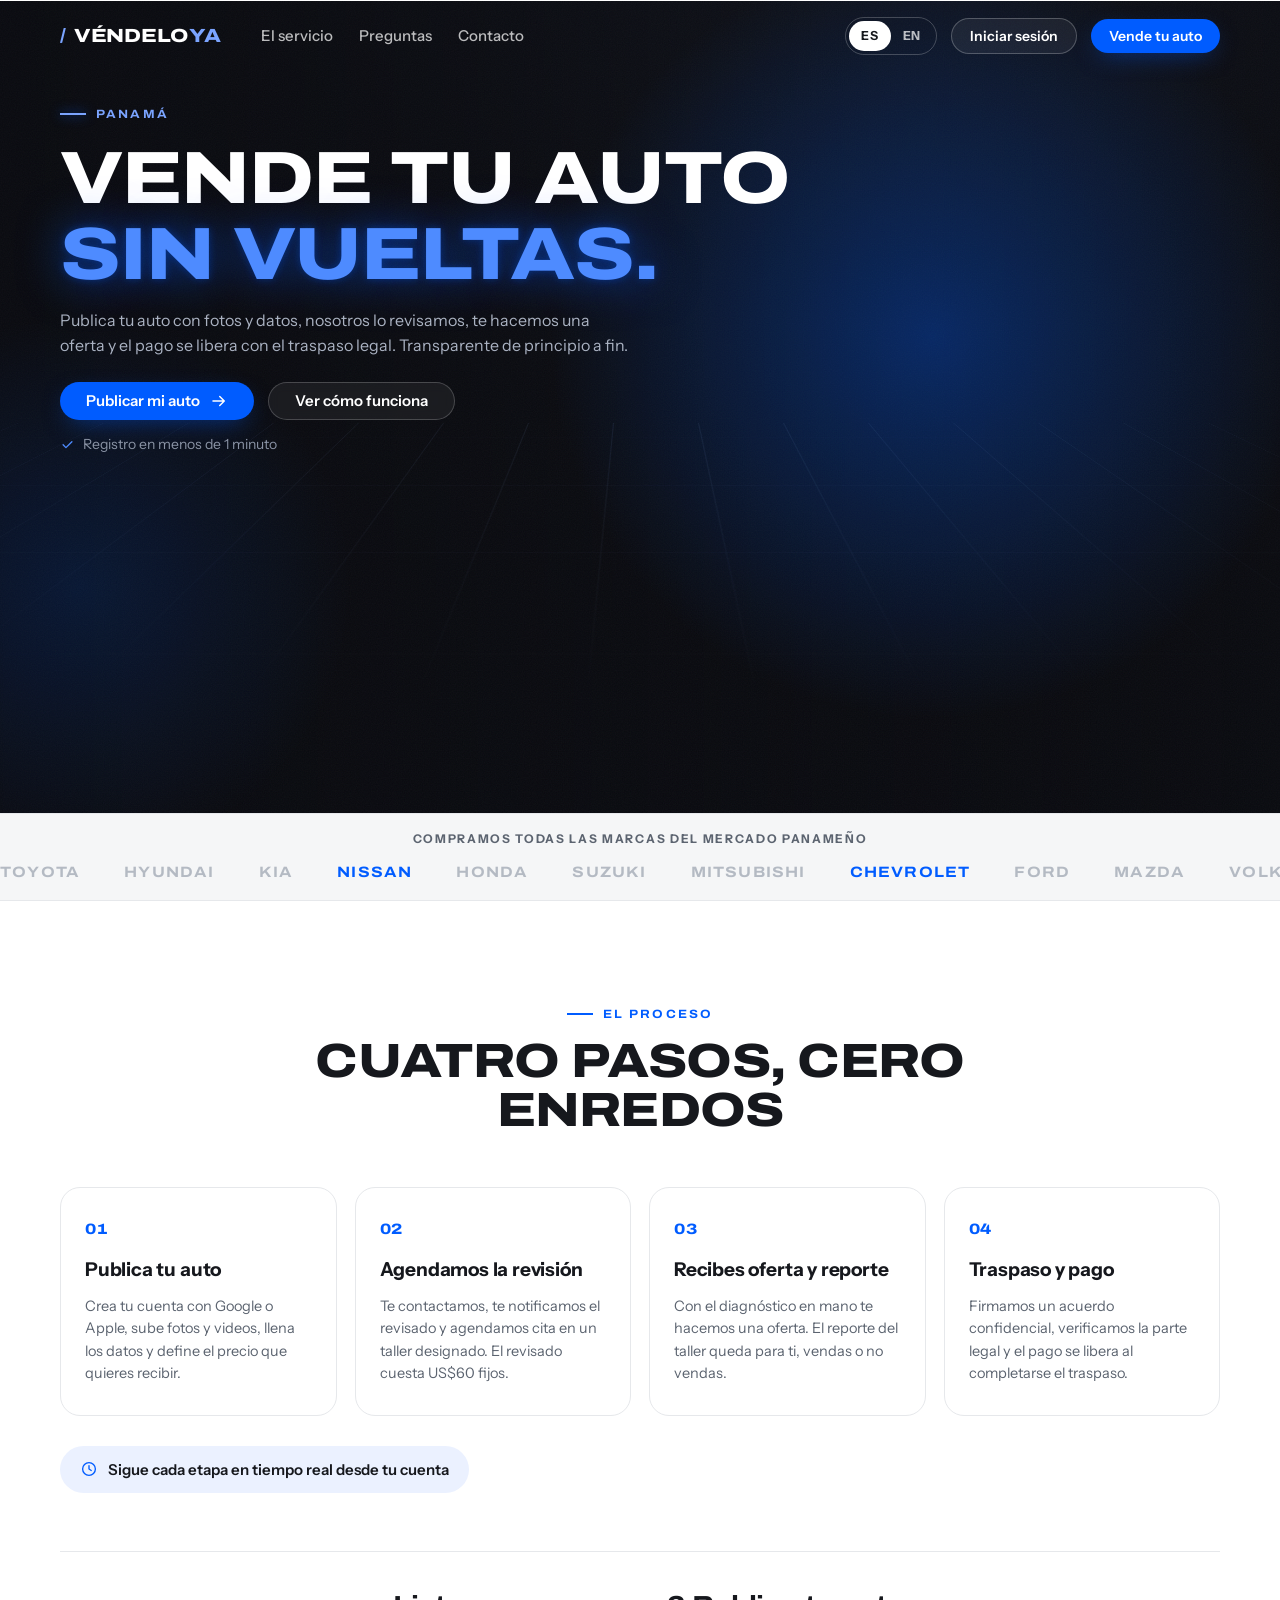
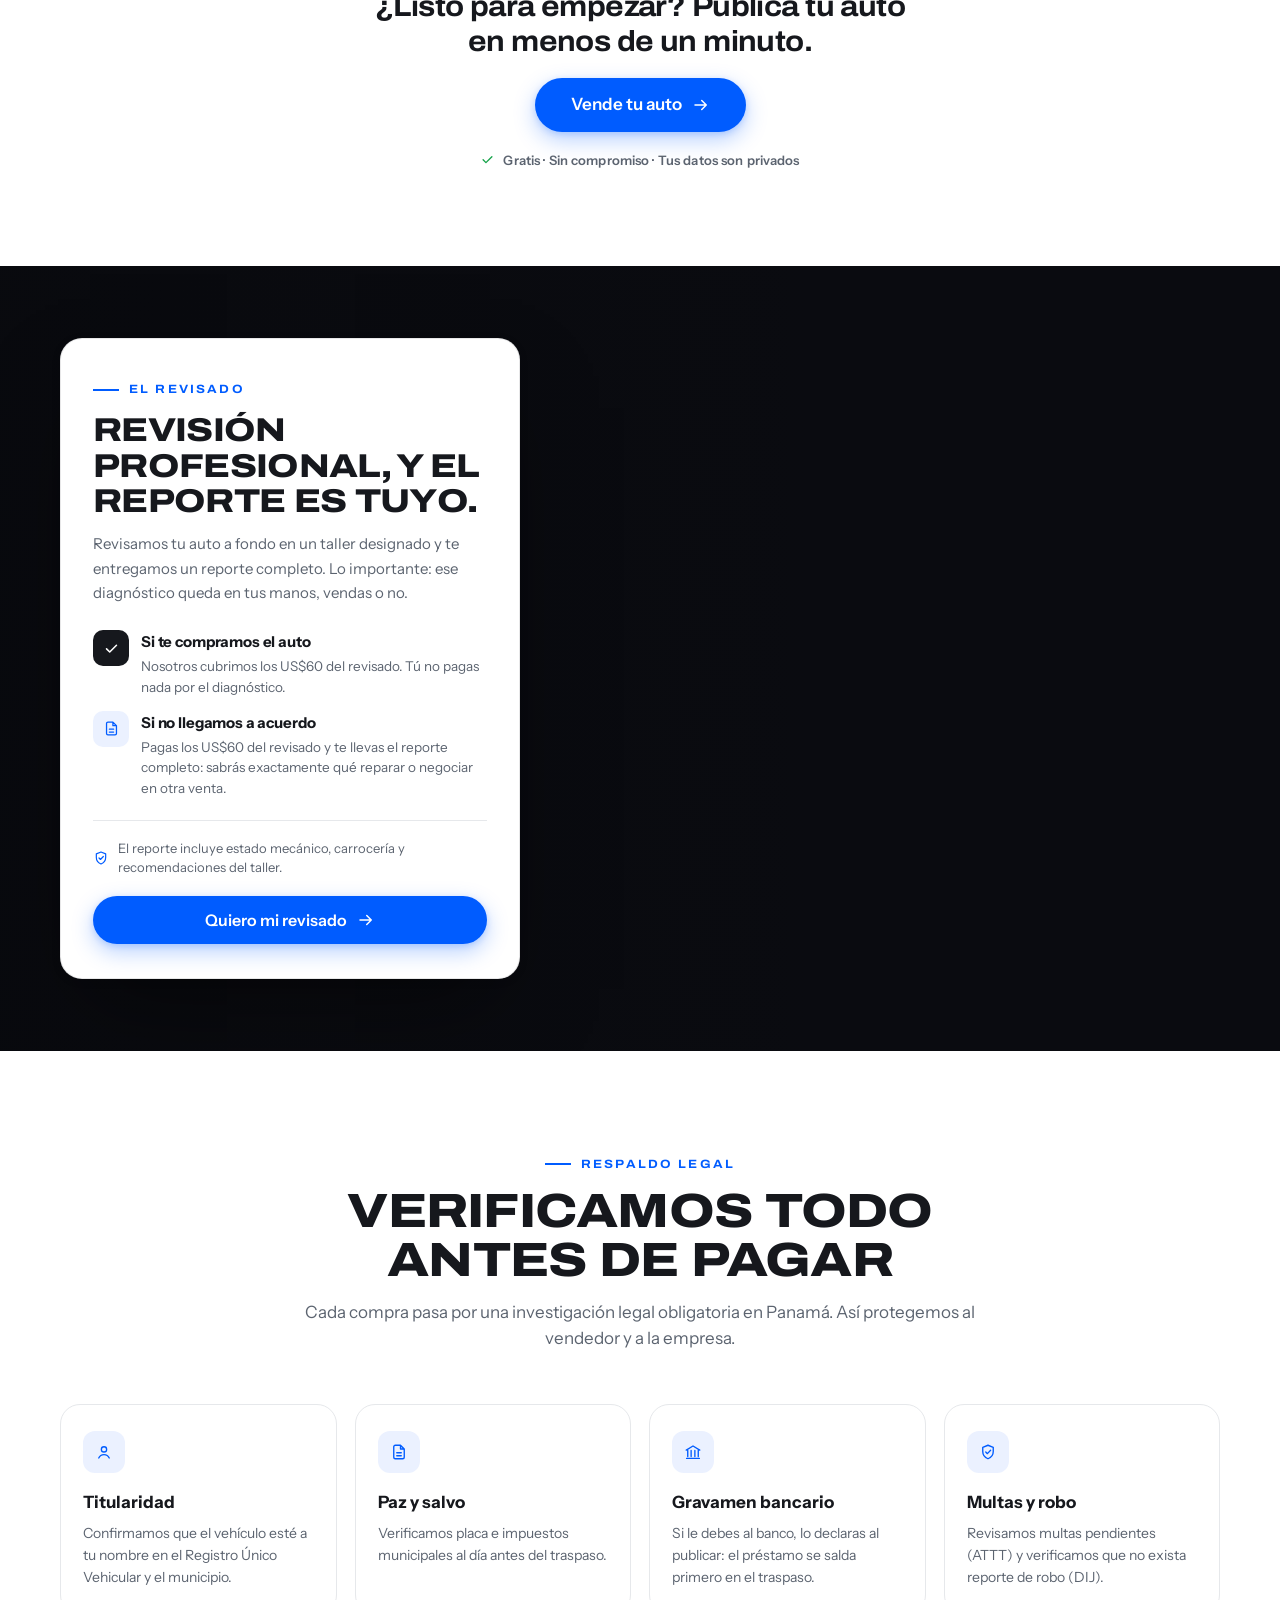
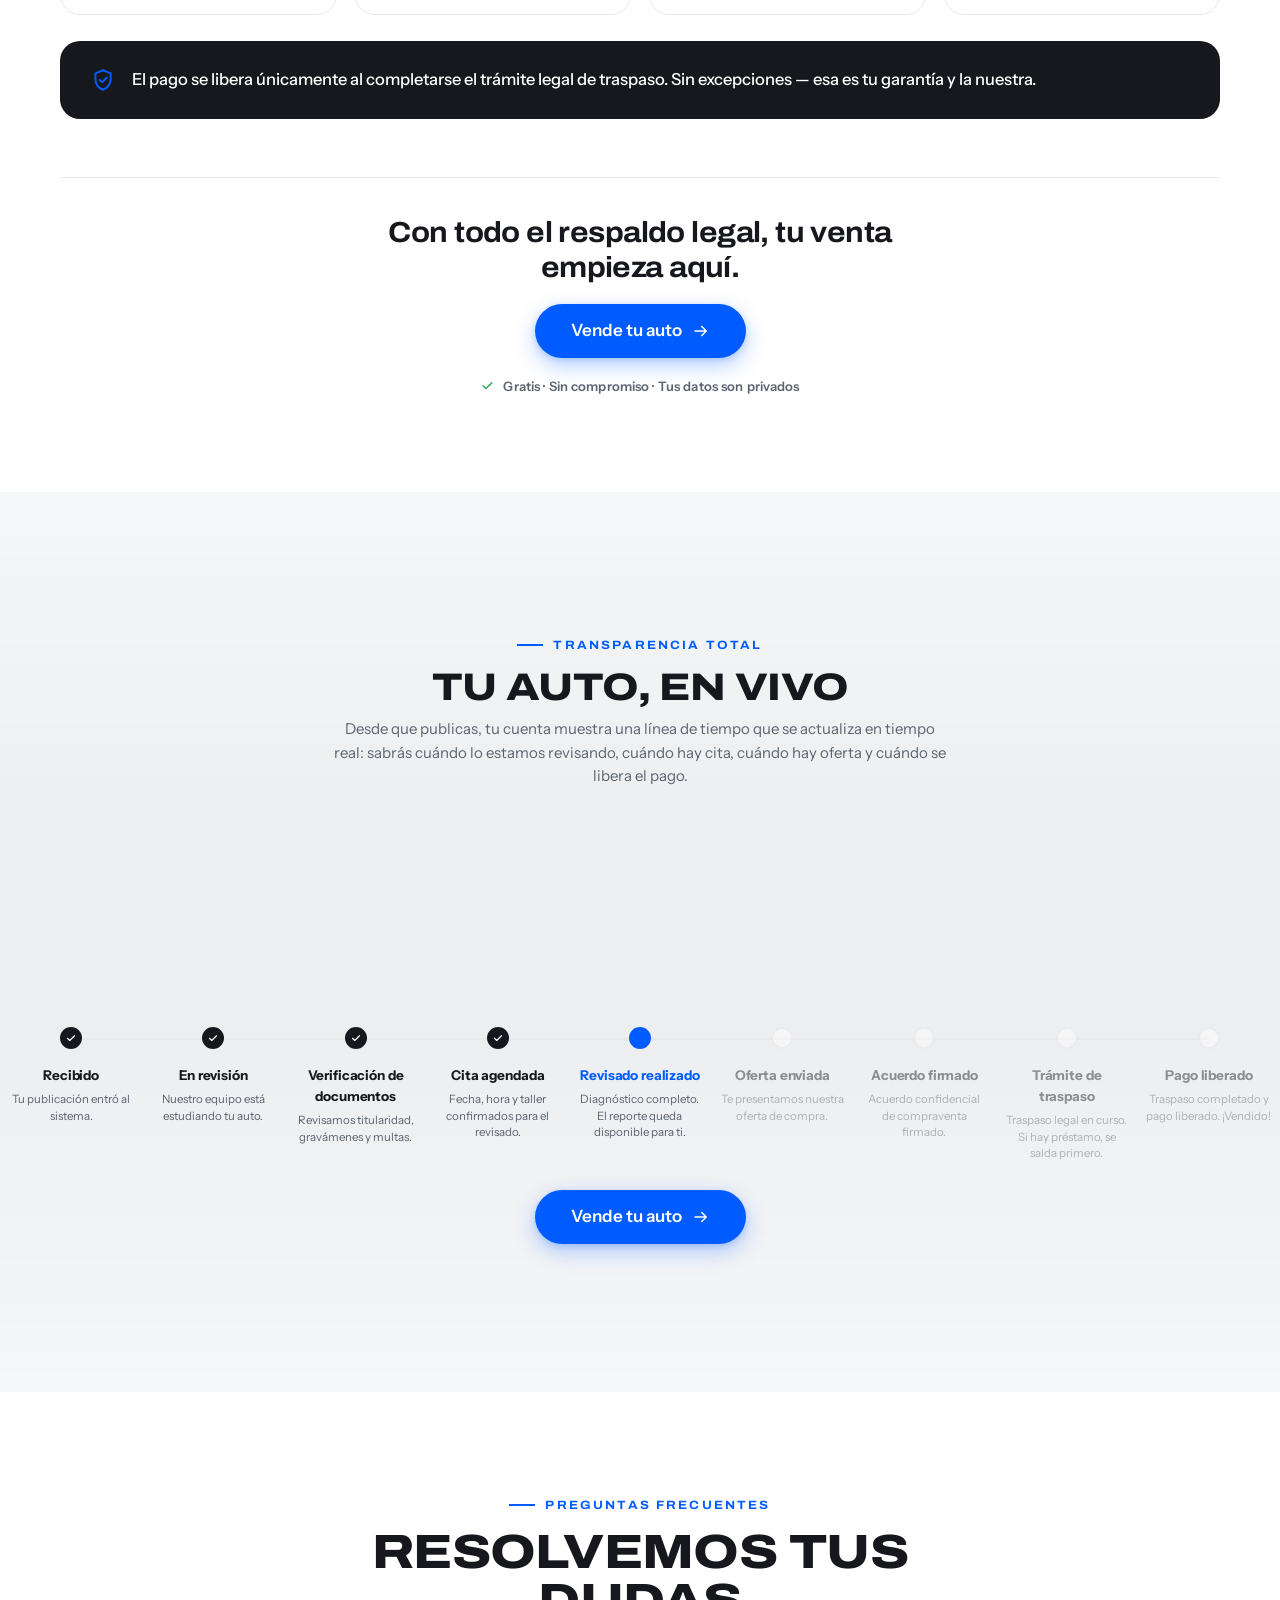
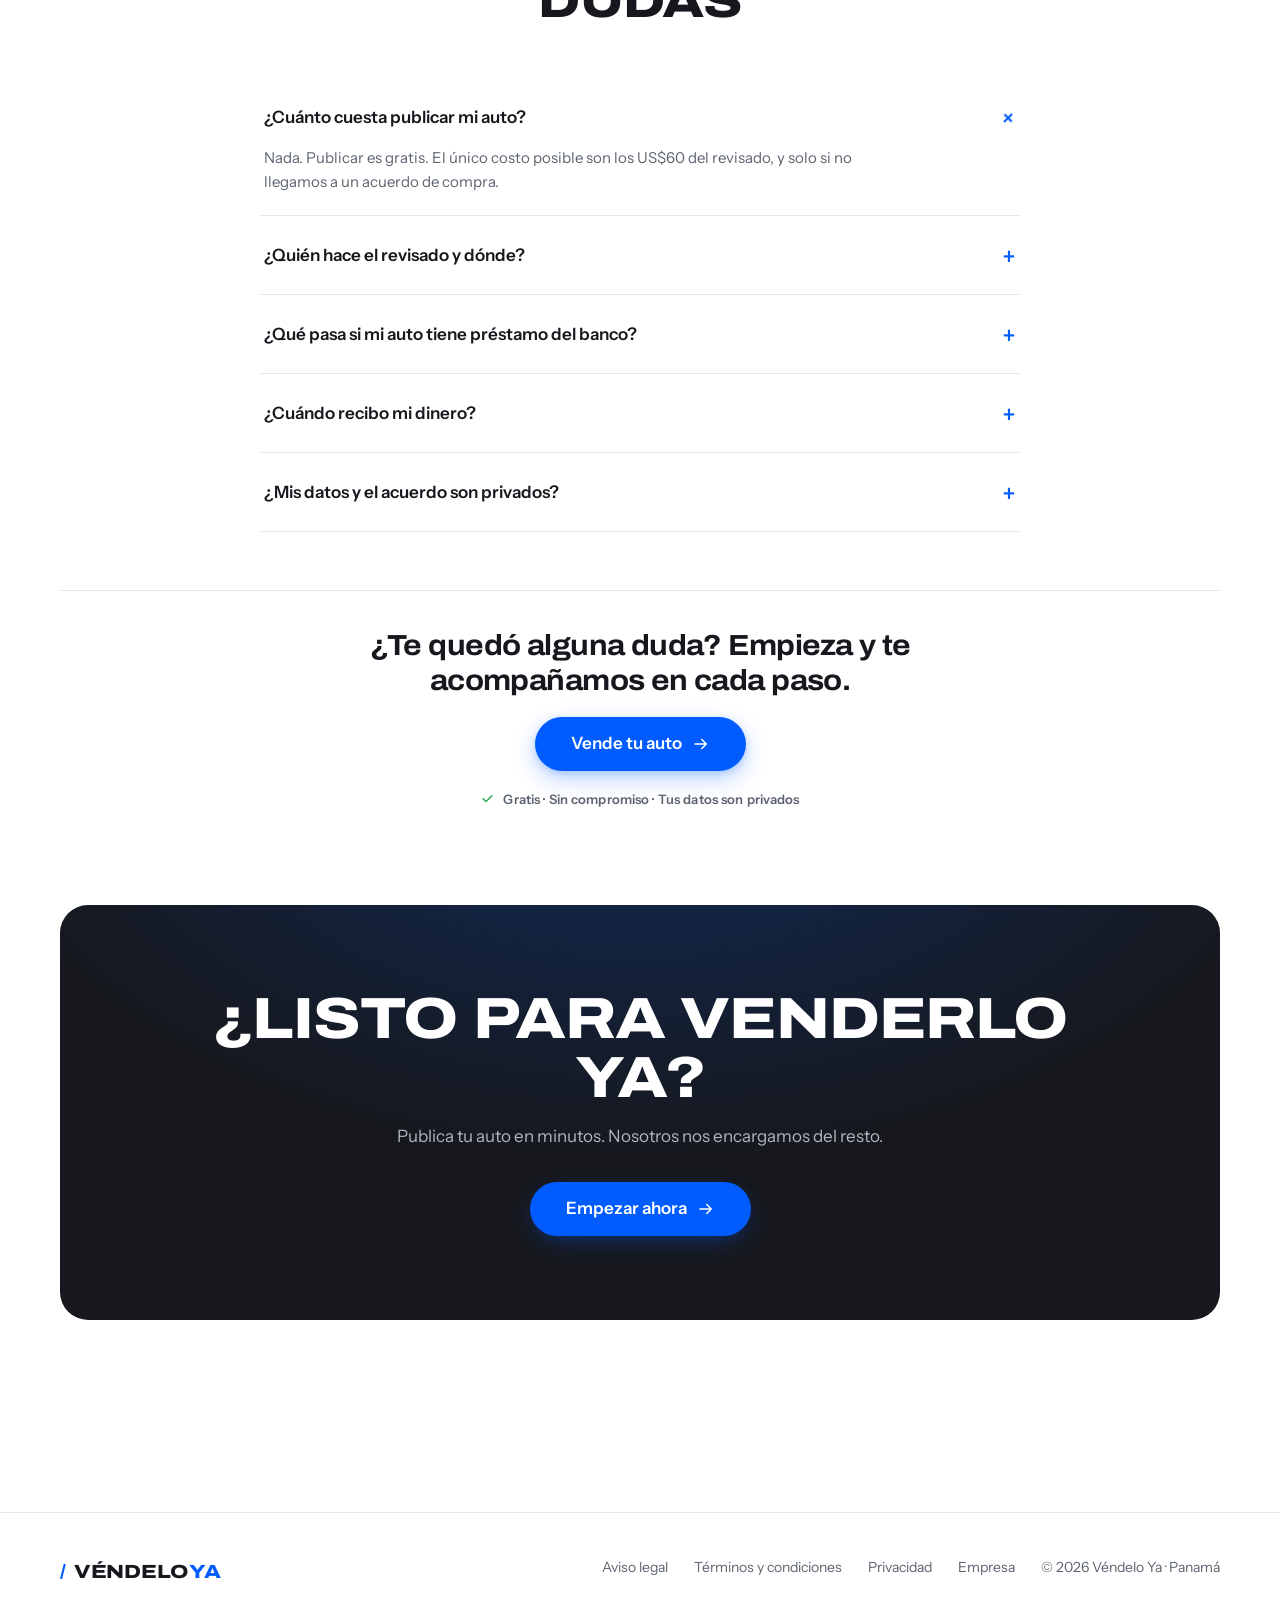
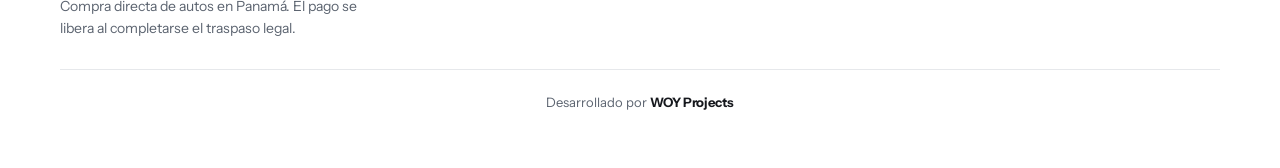
<file: index.html>
<!DOCTYPE html>
<html lang="es">
<head>
<meta charset="UTF-8">
<meta name="viewport" content="width=device-width, initial-scale=1.0">
<title>Véndelo Ya — Vende tu auto sin vueltas | Panamá</title>
<meta name="description" content="Publica tu auto, lo revisamos, te hacemos una oferta y el pago se libera con el traspaso legal. Compra directa de autos en Panamá.">
<link rel="preconnect" href="https://fonts.googleapis.com">
<link rel="preconnect" href="https://fonts.gstatic.com" crossorigin>
<link href="https://fonts.googleapis.com/css2?family=Archivo:ital,wdth,wght@0,62..125,100..900;1,62..125,100..900&family=Instrument+Sans:ital,wght@0,400..700;1,400..700&display=swap" rel="stylesheet">
<link rel="stylesheet" href="styles.css">
<link rel="icon" href="data:image/svg+xml,<svg xmlns='http://www.w3.org/2000/svg' viewBox='0 0 100 100'><rect width='100' height='100' rx='22' fill='%23005CFF'/><text x='50' y='68' font-size='52' font-family='Archivo,sans-serif' font-weight='800' fill='white' text-anchor='middle'>V</text></svg>">
</head>
<body>

<header class="hd hd-transparent">
  <div class="wrap hd-in">
    <a class="logo" href="index.html"><span class="slash">/</span>VÉNDELO<b>YA</b></a>
    <nav>
      <a href="#proceso" data-i="nav.servicio"></a>
      <a href="#faq" data-i="nav.faq"></a>
      <a href="#contacto" data-i="nav.contacto"></a>
    </nav>
    <div class="hd-right">
      <div class="langs">
        <button data-setlang="es">ES</button>
        <button data-setlang="en">EN</button>
      </div>
      <a class="btn btn-ghost btn-sm" href="login.html" data-i="nav.entrar"></a>
      <a class="btn btn-blue btn-sm" href="registro.html" data-i="nav.vender"></a>
    </div>
  </div>
</header>

<!-- HERO + MARCAS: juntos ocupan la pantalla completa (100dvh) -->
<div class="hero-fold">
<section class="hero">
  <video class="hero-video" autoplay muted loop playsinline preload="auto" aria-hidden="true">
    <source src="hero.mp4" type="video/mp4">
  </video>
  <div class="hero-shade" aria-hidden="true"></div>
  <div class="hero-atmos" aria-hidden="true">
    <span class="hero-glow"></span>
    <span class="hero-glow two"></span>
    <span class="hero-floor"></span>
    <span class="hero-grain"></span>
  </div>
  <div class="wrap">
    <div class="hero-grid">
      <div>
        <span class="kicker rev in" data-i="hero.kicker"></span>
        <h1 class="disp rev in d1" style="margin-top:18px">
          <span data-i="hero.t1"></span><br>
          <span class="blue" data-i="hero.t2"></span>
        </h1>
        <p class="hero-sub rev in d2" data-i="hero.sub"></p>
        <div class="hero-ctas rev in d3">
          <a class="btn btn-blue btn-lg" href="registro.html">
            <span data-i="hero.cta"></span>
            <svg class="ic"><use href="#i-arrow"/></svg>
          </a>
          <a class="btn btn-ghost btn-lg" href="servicio.html" data-i="hero.cta2"></a>
        </div>
        <p class="hero-note rev in d4">
          <svg class="ic"><use href="#i-check"/></svg>
          <span data-i="hero.note"></span>
        </p>
      </div>
    </div>
  </div>
</section>

<!-- MARQUEE MARCAS -->
<div class="marquee">
  <p class="marquee-label" data-i="marcas.label"></p>
  <div class="marquee-track" id="mq"></div>
</div>
</div><!-- /hero-fold -->

<!-- PASOS -->
<section class="blk" id="proceso">
  <div class="wrap">
    <div class="blk-head rev">
      <span class="kicker" data-i="steps.kicker"></span>
      <h2 class="disp" data-i="steps.title"></h2>
    </div>
    <div class="steps">
      <article class="step rev">
        <span class="n">01</span>
        <h3 data-i="steps.s1t"></h3>
        <p data-i="steps.s1d"></p>
      </article>
      <article class="step rev d1">
        <span class="n">02</span>
        <h3 data-i="steps.s2t"></h3>
        <p data-i="steps.s2d"></p>
      </article>
      <article class="step rev d2">
        <span class="n">03</span>
        <h3 data-i="steps.s3t"></h3>
        <p data-i="steps.s3d"></p>
      </article>
      <article class="step rev d3">
        <span class="n">04</span>
        <h3 data-i="steps.s4t"></h3>
        <p data-i="steps.s4d"></p>
      </article>
    </div>
    <div class="steps-note rev">
      <svg class="ic"><use href="#i-clock"/></svg>
      <span data-i="steps.follow"></span>
    </div>
    <div class="cta-band rev">
      <p class="cta-band-t" data-i="cta.ready"></p>
      <a class="btn btn-blue btn-lg cta-glow" href="registro.html">
        <span data-i="nav.vender"></span>
        <svg class="ic"><use href="#i-arrow"/></svg>
      </a>
      <p class="cta-band-note"><svg class="ic"><use href="#i-check"/></svg><span data-i="cta.trust"></span></p>
    </div>
  </div>
</section>

<!-- REVISADO $60 -->
<section class="revisado-banner" id="revisado">
  <video class="rb-video" autoplay muted loop playsinline preload="auto" aria-hidden="true">
    <source src="revisado.mp4" type="video/mp4">
  </video>
  <div class="rb-shade" aria-hidden="true"></div>
  <div class="wrap rb-wrap">
    <div class="rb-card rev in">
      <span class="kicker" data-i="sixty.kicker"></span>
      <h2 class="disp" data-i="sixty.title"></h2>
      <p class="rb-lead" data-i="sixty.d"></p>
      <div class="rb-points">
        <div class="rb-point">
          <span class="rb-ic ok"><svg class="ic"><use href="#i-check"/></svg></span>
          <div>
            <h3 data-i="sixty.c1t"></h3>
            <p data-i="sixty.c1d"></p>
          </div>
        </div>
        <div class="rb-point">
          <span class="rb-ic"><svg class="ic"><use href="#i-doc"/></svg></span>
          <div>
            <h3 data-i="sixty.c2t"></h3>
            <p data-i="sixty.c2d"></p>
          </div>
        </div>
      </div>
      <p class="rb-note">
        <svg class="ic"><use href="#i-shield"/></svg>
        <span data-i="sixty.note"></span>
      </p>
      <a class="btn btn-blue btn-block cta-glow rb-cta" href="registro.html">
        <span data-i="cta.rev"></span>
        <svg class="ic"><use href="#i-arrow"/></svg>
      </a>
    </div>
  </div>
</section>

<!-- LEGAL -->
<section class="blk" id="legal">
  <div class="wrap">
    <div class="blk-head rev">
      <span class="kicker" data-i="legal.kicker"></span>
      <h2 class="disp" data-i="legal.title"></h2>
      <p data-i="legal.d"></p>
    </div>
    <div class="legal-grid">
      <article class="lcard rev">
        <span class="badge-ic"><svg class="ic"><use href="#i-user"/></svg></span>
        <h3 data-i="legal.l1t"></h3>
        <p data-i="legal.l1d"></p>
      </article>
      <article class="lcard rev d1">
        <span class="badge-ic"><svg class="ic"><use href="#i-doc"/></svg></span>
        <h3 data-i="legal.l2t"></h3>
        <p data-i="legal.l2d"></p>
      </article>
      <article class="lcard rev d2">
        <span class="badge-ic"><svg class="ic"><use href="#i-bank"/></svg></span>
        <h3 data-i="legal.l3t"></h3>
        <p data-i="legal.l3d"></p>
      </article>
      <article class="lcard rev d3">
        <span class="badge-ic"><svg class="ic"><use href="#i-shield"/></svg></span>
        <h3 data-i="legal.l4t"></h3>
        <p data-i="legal.l4d"></p>
      </article>
    </div>
    <div class="legal-pay rev">
      <svg class="ic"><use href="#i-shield"/></svg>
      <span data-i="legal.pay"></span>
    </div>
    <div class="cta-band rev">
      <p class="cta-band-t" data-i="cta.ready2"></p>
      <a class="btn btn-blue btn-lg cta-glow" href="registro.html">
        <span data-i="nav.vender"></span>
        <svg class="ic"><use href="#i-arrow"/></svg>
      </a>
      <p class="cta-band-note"><svg class="ic"><use href="#i-check"/></svg><span data-i="cta.trust"></span></p>
    </div>
  </div>
</section>

<!-- TIMELINE PREVIEW — fondo de video con efecto ventana (fondo fijo) -->
<section class="blk tl-reveal" id="timeline">
  <div class="tl-bgwrap" aria-hidden="true">
    <video class="tl-bg" autoplay muted loop playsinline preload="auto">
      <source src="timeline-bg.mp4" type="video/mp4">
    </video>
  </div>
  <div class="tl-shade" aria-hidden="true"></div>
  <div class="wrap tl-content">
    <div class="blk-head rev tl-head">
      <span class="kicker" data-i="time.kicker"></span>
      <h2 class="disp" data-i="time.title"></h2>
      <p data-i="time.d"></p>
    </div>
    <div class="tl-bottom">
      <div class="tl tl-h rev d1" id="tlDemo"></div>
      <div class="tl-cta">
        <a class="btn btn-blue btn-lg cta-glow" href="registro.html">
          <span data-i="nav.vender"></span>
          <svg class="ic"><use href="#i-arrow"/></svg>
        </a>
      </div>
    </div>
  </div>
</section>

<!-- FAQ -->
<section class="blk" id="faq">
  <div class="wrap">
    <div class="blk-head rev">
      <span class="kicker" data-i="faq.kicker"></span>
      <h2 class="disp" data-i="faq.title"></h2>
    </div>
    <div class="faq rev">
      <details open>
        <summary data-i="faq.q1"></summary>
        <p data-i="faq.a1"></p>
      </details>
      <details>
        <summary data-i="faq.q2"></summary>
        <p data-i="faq.a2"></p>
      </details>
      <details>
        <summary data-i="faq.q3"></summary>
        <p data-i="faq.a3"></p>
      </details>
      <details>
        <summary data-i="faq.q4"></summary>
        <p data-i="faq.a4"></p>
      </details>
      <details>
        <summary data-i="faq.q5"></summary>
        <p data-i="faq.a5"></p>
      </details>
    </div>
    <div class="cta-band rev">
      <p class="cta-band-t" data-i="cta.doubt"></p>
      <a class="btn btn-blue btn-lg cta-glow" href="registro.html">
        <span data-i="nav.vender"></span>
        <svg class="ic"><use href="#i-arrow"/></svg>
      </a>
      <p class="cta-band-note"><svg class="ic"><use href="#i-check"/></svg><span data-i="cta.trust"></span></p>
    </div>
  </div>
</section>

<!-- CTA FINAL -->
<section class="blk" style="padding-top:0" id="contacto">
  <div class="wrap">
    <div class="cta rev">
      <h2 class="disp"><span data-i="cta.title"></span></h2>
      <p data-i="cta.d"></p>
      <a class="btn btn-blue btn-lg" href="registro.html">
        <span data-i="cta.b"></span>
        <svg class="ic"><use href="#i-arrow"/></svg>
      </a>
    </div>
  </div>
</section>

<footer>
  <div class="wrap foot">
    <div>
      <a class="logo" href="index.html"><span class="slash">/</span>VÉNDELO<b>YA</b></a>
      <p class="foot-tag" data-i="foot.tag"></p>
    </div>
    <div class="foot-links">
      <a href="aviso-legal.html" data-i="foot.legal"></a>
      <a href="terminos.html" data-i="foot.terms"></a>
      <a href="privacidad.html" data-i="foot.priv"></a>
      <a href="admin.html">Empresa</a>
      <span>© 2026 Véndelo Ya · Panamá</span>
    </div>
  </div>
  <div class="wrap"><p class="foot-credit"><span data-i="foot.credit"></span> <b>WOY Projects</b></p></div>
</footer>

<!-- CTA fijo en móvil: aparece al pasar la portada -->
<a class="cta-sticky" href="registro.html" id="ctaSticky">
  <span data-i="nav.vender"></span>
  <svg class="ic"><use href="#i-arrow"/></svg>
</a>

<script src="shared.js"></script>
<script>
document.addEventListener("DOMContentLoaded", () => {
  /* videos (portada + revisado): garantizar reproducción en loop aunque el
     navegador ignore el autoplay (muteado siempre puede reproducirse por script) */
  const vids = [...document.querySelectorAll(".hero-video, .rb-video, .tl-bg")];
  const playVids = () => vids.forEach(v => { v.muted = true; const p = v.play(); if (p && p.catch) p.catch(() => {}); });
  if (vids.length){
    playVids();
    /* si una política bloquea el autoplay, reintenta al primer gesto del usuario */
    document.addEventListener("pointerdown", playVids, { once: true });
    document.addEventListener("visibilitychange", () => { if (!document.hidden) playVids(); });
  }

  /* header: transparente sobre el hero, sólido al hacer scroll */
  const hd = document.querySelector(".hd-transparent");
  if (hd){
    const onScroll = () => hd.classList.toggle("scrolled", window.scrollY > 40);
    onScroll();
    window.addEventListener("scroll", onScroll, { passive:true });
  }

  /* CTA fijo en móvil: aparece al dejar atrás la portada, se oculta en el CTA final
     (para no tapar el botón principal de esa sección) */
  const sticky = document.getElementById("ctaSticky");
  if (sticky){
    const fold = document.querySelector(".hero-fold");
    const last = document.getElementById("contacto");
    const onCta = () => {
      const past = window.scrollY > (fold ? fold.offsetHeight * .85 : 500);
      const atEnd = last && last.getBoundingClientRect().top < window.innerHeight;
      sticky.classList.toggle("show", past && !atEnd);
    };
    onCta();
    window.addEventListener("scroll", onCta, { passive:true });
    window.addEventListener("resize", onCta);
  }

  /* marquee de marcas (duplicado para loop continuo) */
  const list = VY_BRANDS.filter(b => b !== "Otro");
  const seq = list.map((b,i) => i % 4 === 3 ? `<b>${b}</b>` : `<span>${b}</span>`).join("");
  document.getElementById("mq").innerHTML = seq + seq;

  /* timeline demo (etapa activa: revisado realizado) */
  function renderTl(){
    const now = 5;
    document.getElementById("tlDemo").innerHTML =
      Array.from({length:9}, (_,i) => i+1).map(n => {
        const cls = n < now ? "done" : n === now ? "now" : "future";
        const icon = n < now ? '<svg class="ic"><use href="#i-check"/></svg>' : "";
        const meta = n === 4 ? `<span class="meta"><svg class="ic" style="width:13px;height:13px"><use href="#i-pin"/></svg>${t("app.cita")}</span>` : "";
        return `<div class="tl-item ${cls}">
          <span class="tl-dot">${icon}</span>
          <h4>${t("st."+n)}</h4>
          <p>${t("st."+n+"d")}</p>
          ${meta}
        </div>`;
      }).join("");
  }
  renderTl();
  document.addEventListener("vy:lang", renderTl);
});
</script>
</body>
</html>
</file>
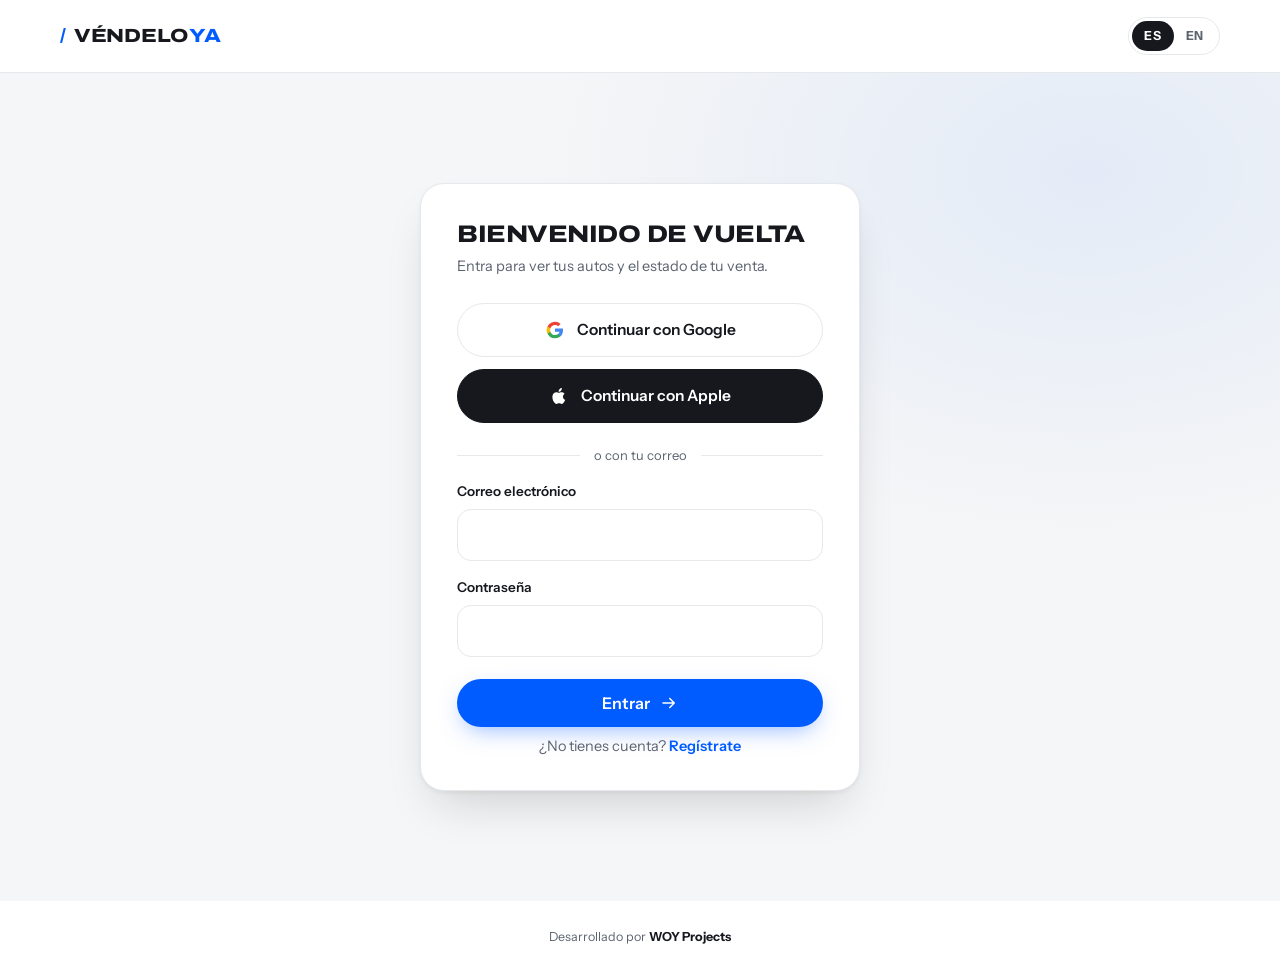
<file: app.html>
<!DOCTYPE html>
<html lang="es">
<head>
<meta charset="UTF-8">
<meta name="viewport" content="width=device-width, initial-scale=1.0">
<title>Mis autos — Véndelo Ya</title>
<link rel="preconnect" href="https://fonts.googleapis.com">
<link rel="preconnect" href="https://fonts.gstatic.com" crossorigin>
<link href="https://fonts.googleapis.com/css2?family=Archivo:ital,wdth,wght@0,62..125,100..900;1,62..125,100..900&family=Instrument+Sans:ital,wght@0,400..700;1,400..700&display=swap" rel="stylesheet">
<link rel="stylesheet" href="styles.css">
<link rel="icon" href="data:image/svg+xml,<svg xmlns='http://www.w3.org/2000/svg' viewBox='0 0 100 100'><rect width='100' height='100' rx='22' fill='%23005CFF'/><text x='50' y='68' font-size='52' font-family='Archivo,sans-serif' font-weight='800' fill='white' text-anchor='middle'>V</text></svg>">
</head>
<body class="app-page">

<header class="hd">
  <div class="wrap hd-in">
    <a class="logo" href="index.html"><span class="slash">/</span>VÉNDELO<b>YA</b></a>
    <nav>
      <a href="app.html" style="color:var(--ink)" data-i="nav.misautos"></a>
      <a href="app.html#perfil" data-i="nav.perfil"></a>
      <a href="servicio.html" data-i="nav.servicio"></a>
    </nav>
    <div class="hd-right">
      <div class="langs">
        <button data-setlang="es">ES</button>
        <button data-setlang="en">EN</button>
      </div>
      <button class="btn btn-ghost btn-sm" id="outBtn" data-i="nav.salir"></button>
    </div>
  </div>
</header>

<main class="wrap" id="view"></main>
<p class="mini-credit"><span data-i="foot.credit"></span> <b>WOY Projects</b></p>

<script src="shared.js"></script>
<script>
vyRequireAuth();

const TRANS = { A: "wiz.trans.a", M: "wiz.trans.m" };
const FUEL  = { G: "wiz.fuel.g", D: "wiz.fuel.d", H: "wiz.fuel.h", E: "wiz.fuel.e" };
const L = (es, en) => vyLang() === "en" ? en : es;

const chip = (icon, txt) =>
  `<span class="chip"><svg class="ic"><use href="#${icon}"/></svg>${txt}</span>`;

const chipsOf = c => [
  `<span class="chip">${t(VY_BODY[c.body || "S"])}</span>`,
  chip("i-gear", t(TRANS[c.trans])),
  chip("i-road", vyKm(c.km)),
  chip("i-cal", c.year),
  chip("i-fuel", t(FUEL[c.fuel])),
].join("");

const badgeOf = c => {
  const cls = c.stage >= 9 ? "done" : "";
  const pulse = c.stage < 9 ? '<span class="dotp"></span>' : "";
  return `<span class="stage-badge ${cls}">${pulse}${t("st." + c.stage)}</span>`;
};

/* ---------- Vistas ---------- */
/* El cliente solo ve SUS autos. Coincidencia estricta por dueño: un auto sin
   'owner' (dato incompleto) no se muestra a ningún cliente — nunca se filtran
   publicaciones de otra persona. */
const myCars = () => {
  const u = vyUser();
  if (!u) return [];
  /* vínculo estable por ownerId; respaldo por nombre para autos antiguos sin id */
  return vyCars().filter(c => (u.id && c.ownerId === u.id) || (!c.ownerId && c.owner === u.name));
};

function vList(){
  const cars = myCars();
  const u = vyUser();
  const cards = cars.map(c => `
    <button class="ccard" data-go="#auto=${c.id}">
      <div class="ccard-img">${badgeOf(c)}${vyCarMedia(c)}</div>
      <div class="ccard-b">
        <h3>${esc(c.brand)} ${esc(c.model)} <span style="color:var(--ink-2);font-weight:500">· ${c.year}</span></h3>
        <div class="chips">${chipsOf(c)}</div>
        <div class="ccard-price">
          <span>${t("app.precio")}</span>
          <b>${vyMoney(c.price)}</b>
        </div>
      </div>
    </button>`).join("");

  const es = vyLang() === "es";
  const kick = es ? "Tu panel · Panamá" : "Your dashboard · Panama";
  const meta = cars.length
    ? `<span class="app-head-meta"><span class="dot"></span>${cars.length} ${
        cars.length === 1 ? (es ? "auto en seguimiento" : "car tracked")
                          : (es ? "autos en seguimiento" : "cars tracked")}</span>`
    : "";

  return `
    <div class="app-head">
      <div>
        <span class="kicker">${kick}</span>
        <h1 class="disp">${t("app.hola")}, ${esc(u.name)}</h1>
        <p>${t("app.sub")}</p>
        ${meta}
      </div>
      <a class="btn btn-blue" href="#nuevo">
        <svg class="ic"><use href="#i-plus"/></svg>
        ${t("app.publicar")}
      </a>
    </div>
    <div class="cars">
      ${cards || `
        <div class="empty">
          <span class="badge-ic"><svg class="ic"><use href="#i-camera"/></svg></span>
          <h3>${t("app.empty.t")}</h3>
          <p>${t("app.empty.d")}</p>
          <a class="btn btn-blue" href="#nuevo">${t("app.publicar")}</a>
        </div>`}
    </div>`;
}

function vDetail(id){
  const c = myCars().find(x => x.id === id);
  if (!c) { location.hash = ""; return ""; }

  const citaTxt = c.cita
    ? (vyLang() === "es" ? "Cita: " : "Appointment: ") + esc(c.cita.fecha) + ", " + esc(c.cita.hora) + " · " + esc(c.cita.taller)
    : t("app.cita");
  const tl = Array.from({length:9}, (_,i) => i+1).map(n => {
    const cls = n < c.stage ? "done" : n === c.stage ? "now" : "future";
    const icon = n < c.stage ? '<svg class="ic"><use href="#i-check"/></svg>' : "";
    const meta = (n === 4 && c.stage >= 4)
      ? `<span class="meta"><svg class="ic" style="width:13px;height:13px"><use href="#i-pin"/></svg>${citaTxt}</span>` : "";
    return `<div class="tl-item ${cls}">
      <span class="tl-dot">${icon}</span>
      <h4>${t("st."+n)}</h4>
      <p>${t("st."+n+"d")}</p>
      ${meta}
    </div>`;
  }).join("");

  const offer = c.stage >= 6 && c.offer
    ? `<div class="of"><span>${t("app.oferta")}</span><b>${vyMoney(c.offer)}</b>
        <small style="display:block; font-size:11.5px; color:var(--ink-2); margin-top:3px">${t("app.oferta.vig")}</small></div>` : "";

  const debt = c.debt && c.debt.has
    ? `<div class="debt-line"><svg class="ic"><use href="#i-bank"/></svg>
        ${t("app.debe")}: <b>${esc(c.debt.bank)}</b> · ${vyMoney(c.debt.amount)}</div>` : "";

  const report = c.stage >= 5
    ? `<button class="btn btn-dark btn-block" style="margin-top:18px" id="repBtn">
        <svg class="ic"><use href="#i-doc"/></svg>${t("app.reporte")}</button>`
    : `<p class="demo-note"><svg class="ic" style="width:14px;height:14px"><use href="#i-clock"/></svg>${t("app.reporte.na")}</p>`;

  const extras = c.extras
    ? `<div class="extras-line"><svg class="ic"><use href="#i-note"/></svg>
        <span><b>${t("app.extras")}:</b> ${esc(c.extras)}</span></div>` : "";

  const acc = c.accident
    ? `<div class="acc-line"><svg class="ic"><use href="#i-alert"/></svg>
        <span><b>${t("app.acc")}</b>${c.accidentDesc ? " · " + esc(c.accidentDesc) : ""}</span></div>` : "";

  const demo = c.demo
    ? `<p class="demo-note"><svg class="ic" style="width:14px;height:14px"><use href="#i-doc"/></svg>
        ${t("app.demo")} <button class="link-danger" data-del="${c.id}">${t("app.eliminar")}</button></p>` : "";

  return `
    <a class="back" href="#"><svg class="ic"><use href="#i-arrow"/></svg>${t("app.volver")}</a>
    <div class="detail" style="margin-top:18px">
      <div class="dcard">
        <div class="ccard-img">${badgeOf(c)}${vyCarMedia(c)}</div>
        <h2 style="font-size:24px; letter-spacing:-.02em">${esc(c.brand)} ${esc(c.model)}
          <span style="color:var(--ink-2);font-weight:500">· ${c.year}</span></h2>
        <div class="chips" style="margin-top:14px">${chipsOf(c)}
          ${chip("i-camera", c.photos + " " + t("wiz.fotos.n"))}
          ${c.videos ? chip("i-video", c.videos + " " + t("wiz.video.n")) : ""}
        </div>
        <p style="margin-top:12px"><span class="avail ${c.disp ? "" : "off"}">${t(c.disp ? "app.disp.si" : "app.disp.no")}</span></p>
        <div class="dmoney">
          <div><span>${t("app.precio")}</span><b>${vyMoney(c.price)}</b></div>
          ${offer}
        </div>
        ${debt}
        ${extras}
        ${acc}
        ${report}
        ${demo}
      </div>
      <div>
        <h3 class="disp" style="font-size:18px; margin-bottom:22px">${t("app.timeline")}</h3>
        <div class="tl">${tl}</div>
      </div>
    </div>`;
}

/* ---------- Wizard ---------- */
const WIZ_BLANK = () => ({ photos: 0, videos: 0, brand: "", model: "", year: "", km: "", trans: "A", fuel: "G", body: "S", color: "negro", extras: "", accident: false, accidentDesc: "", disp: true, price: "", debtHas: false, bank: "", amount: "" });
const wiz = { step: 1, data: WIZ_BLANK() };

function vWizard(){
  const d = wiz.data;
  const prog = [1,2,3,4].map(n => `<i class="${n <= wiz.step ? "on" : ""}"></i>`).join("");
  let body = "";

  if (wiz.step === 1) body = `
    <p class="hint">${t("wiz.fotos.d")}</p>
    <div class="upl">
      <button id="addPh">
        <svg class="ic"><use href="#i-camera"/></svg>
        ${t("wiz.fotos.add")}
        <span class="cnt">${d.photos} ${t("wiz.fotos.n")}</span>
      </button>
      <button id="addVd">
        <svg class="ic"><use href="#i-video"/></svg>
        ${t("wiz.video.add")}
        <span class="cnt">${d.videos} ${t("wiz.video.n")}</span>
      </button>
    </div>`;

  if (wiz.step === 2) body = `
    <div class="field" id="fBrand">
      <label>${t("wiz.marca")}</label>
      <select id="brand">
        <option value="">${t("wiz.marca.ph")}</option>
        ${VY_BRANDS.map(b => `<option ${d.brand === b ? "selected" : ""}>${b}</option>`).join("")}
      </select>
      <p class="err">${t("wiz.err.req")}</p>
    </div>
    <div class="field" id="fModel">
      <label>${t("wiz.modelo")}</label>
      <input id="model" type="text" placeholder="${t("wiz.modelo.ph")}" value="${esc(d.model)}">
      <p class="err">${t("wiz.err.req")}</p>
    </div>
    <div class="grid2">
      <div class="field" id="fYear">
        <label>${t("wiz.anio")}</label>
        <input id="year" type="number" min="1990" max="2027" placeholder="2021" value="${d.year}">
        <p class="err">${t("wiz.err.req")}</p>
      </div>
      <div class="field" id="fKm">
        <label>${t("wiz.km")}</label>
        <input id="km" type="number" min="0" placeholder="45000" value="${d.km}">
        <p class="err">${t("wiz.err.req")}</p>
      </div>
    </div>
    <div class="grid2">
      <div class="field">
        <label>${t("wiz.trans")}</label>
        <div class="seg" data-seg="trans">
          <button type="button" data-v="A" class="${d.trans === "A" ? "on" : ""}">${t("wiz.trans.a")}</button>
          <button type="button" data-v="M" class="${d.trans === "M" ? "on" : ""}">${t("wiz.trans.m")}</button>
        </div>
      </div>
      <div class="field">
        <label>${t("wiz.fuel")}</label>
        <div class="seg" data-seg="fuel">
          <button type="button" data-v="G" class="${d.fuel === "G" ? "on" : ""}">${t("wiz.fuel.g")}</button>
          <button type="button" data-v="D" class="${d.fuel === "D" ? "on" : ""}">${t("wiz.fuel.d")}</button>
          <button type="button" data-v="H" class="${d.fuel === "H" ? "on" : ""}">${t("wiz.fuel.h")}</button>
          <button type="button" data-v="E" class="${d.fuel === "E" ? "on" : ""}">${t("wiz.fuel.e")}</button>
        </div>
      </div>
    </div>
    <div class="field">
      <label>${t("wiz.body")}</label>
      <select id="body">
        ${Object.keys(VY_BODY).map(k => `<option value="${k}" ${d.body === k ? "selected" : ""}>${t(VY_BODY[k])}</option>`).join("")}
      </select>
    </div>
    <div class="field">
      <label>${t("wiz.color")}</label>
      <div class="swatches">
        ${Object.entries(VY_COLORS).map(([k, hex]) => `
          <button type="button" data-color="${k}" data-c="${k}" class="${d.color === k ? "on" : ""}"
            style="background:${hex}" title="${k}"></button>`).join("")}
      </div>
    </div>
    <div class="field">
      <label>${t("wiz.extras")}</label>
      <p class="hint" style="margin:2px 0 8px">${t("wiz.extras.d")}</p>
      <textarea id="extras" rows="3" placeholder="${t("wiz.extras.ph")}">${esc(d.extras)}</textarea>
    </div>
    <div class="field">
      <label>${t("wiz.acc")}</label>
      <div class="seg" data-seg="acc">
        <button type="button" data-v="no" class="${!d.accident ? "on" : ""}">${t("wiz.acc.no")}</button>
        <button type="button" data-v="si" class="${d.accident ? "on" : ""}">${t("wiz.acc.si")}</button>
      </div>
    </div>
    <div class="field" id="accField" style="display:${d.accident ? "block" : "none"}">
      <label>${t("wiz.acc.desc")}</label>
      <textarea id="accDesc" rows="2" placeholder="${t("wiz.acc.ph")}">${esc(d.accidentDesc)}</textarea>
    </div>`;

  if (wiz.step === 3){
    const val = vyValuacion(d.year, d.km);
    body = `
    <div class="field" id="fPrice">
      <label style="font-size:16px">${t("wiz.precio")}</label>
      <p class="hint" style="margin:2px 0 10px">${t("wiz.precio.d")}</p>
      <input id="price" type="number" min="500" placeholder="US$ 15,000"
        style="font-size:24px; font-weight:700; padding:16px 18px" value="${d.price}">
      <p class="hint" style="margin-top:10px; display:flex; align-items:center; gap:8px">
        <svg class="ic" style="width:15px;height:15px;color:var(--blue)"><use href="#i-doc"/></svg>
        ${t("wiz.val")}: <b style="color:var(--ink)">${vyMoney(val.min)} – ${vyMoney(val.max)}</b>
      </p>
      <p class="err">${t("wiz.err.req")}</p>
    </div>
    <div class="field">
      <label>${t("wiz.disp")}</label>
      <p class="hint" style="margin:2px 0 8px">${t("wiz.disp.d")}</p>
      <div class="seg" data-seg="disp">
        <button type="button" data-v="si" class="${d.disp ? "on" : ""}">${t("wiz.disp.si")}</button>
        <button type="button" data-v="no" class="${!d.disp ? "on" : ""}">${t("wiz.disp.no")}</button>
      </div>
    </div>
    <div class="field">
      <label>${t("wiz.debe")}</label>
      <div class="seg" data-seg="debt">
        <button type="button" data-v="no" class="${!d.debtHas ? "on" : ""}">${t("wiz.debe.no")}</button>
        <button type="button" data-v="si" class="${d.debtHas ? "on" : ""}">${t("wiz.debe.si")}</button>
      </div>
    </div>
    <div class="grid2" id="debtFields" style="display:${d.debtHas ? "grid" : "none"}">
      <div class="field" id="fBank">
        <label>${t("wiz.banco")}</label>
        <input id="bank" type="text" placeholder="${t("wiz.banco.ph")}" value="${esc(d.bank)}">
        <p class="err">${t("wiz.err.req")}</p>
      </div>
      <div class="field" id="fAmount">
        <label>${t("wiz.monto")}</label>
        <input id="amount" type="number" min="0" placeholder="4,300" value="${d.amount}">
        <p class="err">${t("wiz.err.req")}</p>
      </div>
    </div>`;
  }

  if (wiz.step === 4) body = `
    <div class="checks">
      ${[1,2,3,4,5].map(n => `
        <label><input type="checkbox" class="leg"> <span>${t("wiz.leg"+n)}</span></label>`).join("")}
    </div>`;

  return `
    <div class="wiz">
      <a class="back" href="#"><svg class="ic"><use href="#i-arrow"/></svg>${t("app.volver")}</a>
      <div class="wiz-card" style="margin-top:16px">
        <div class="wiz-prog">${prog}</div>
        <span class="wiz-step-label">${wiz.step} / 4</span>
        <h2>${t("wiz.p" + wiz.step)}</h2>
        ${body}
        <p class="wiz-err" id="wizErr"></p>
        <div class="wiz-nav">
          ${wiz.step > 1 ? `<button class="btn btn-ghost" id="wBack">${t("wiz.atras")}</button>` : ""}
          <button class="btn btn-blue" id="wNext">
            ${wiz.step === 4 ? t("wiz.enviar") : t("wiz.sig")}
            <svg class="ic"><use href="#i-arrow"/></svg>
          </button>
        </div>
      </div>
    </div>`;
}

function vDone(id){
  return `
    <div class="wiz">
      <div class="wiz-card done-card">
        <span class="badge-ic"><svg class="ic"><use href="#i-check"/></svg></span>
        <h2 class="disp">${t("wiz.ok.t")}</h2>
        <p>${t("wiz.ok.d")}</p>
        <a class="btn btn-blue btn-lg" href="#auto=${id}">
          ${t("wiz.ok.b")}
          <svg class="ic"><use href="#i-arrow"/></svg>
        </a>
      </div>
    </div>`;
}

/* ---------- Router + eventos ---------- */
function grab(){
  const d = wiz.data;
  const g = id => document.getElementById(id);
  if (wiz.step === 2){
    if (g("brand")) d.brand = g("brand").value;
    if (g("model")) d.model = g("model").value.trim();
    if (g("year")) d.year = g("year").value;
    if (g("km")) d.km = g("km").value;
    if (g("body")) d.body = g("body").value;
    if (g("extras")) d.extras = g("extras").value;
    if (g("accDesc")) d.accidentDesc = g("accDesc").value;
  }
  if (wiz.step === 3){
    if (g("price")) d.price = g("price").value;
    if (g("bank")) d.bank = g("bank").value.trim();
    if (g("amount")) d.amount = g("amount").value;
  }
}

function validate(){
  const d = wiz.data;
  const err = document.getElementById("wizErr");
  const bad = (w, cond) => { const el = document.getElementById(w); if (el) el.classList.toggle("bad", cond); return cond; };
  err.classList.remove("show");

  if (wiz.step === 1 && d.photos < 3){ err.textContent = t("wiz.err.fotos"); err.classList.add("show"); return false; }
  if (wiz.step === 2){
    let any = false;
    any = bad("fBrand", !d.brand) || any;
    any = bad("fModel", !d.model) || any;
    any = bad("fYear", !d.year) || any;
    any = bad("fKm", !d.km) || any;
    if (d.accident) any = bad("accDesc", !(d.accidentDesc || "").trim()) || any;
    if (any){ err.textContent = t("wiz.err.req"); err.classList.add("show"); return false; }
  }
  if (wiz.step === 3){
    let any = bad("fPrice", !d.price);
    if (d.debtHas){
      any = bad("fBank", !d.bank) || any;
      any = bad("fAmount", !d.amount) || any;
    }
    if (any){ err.textContent = t("wiz.err.req"); err.classList.add("show"); return false; }
  }
  if (wiz.step === 4){
    const all = [...document.querySelectorAll(".leg")].every(c => c.checked);
    if (!all){ err.textContent = t("wiz.err.leg"); err.classList.add("show"); return false; }
  }
  return true;
}

function publish(){
  const d = wiz.data;
  const id = "car-" + Math.random().toString(36).slice(2, 8);
  const cars = vyCars();
  const u = vyUser();
  cars.unshift({
    id, ownerId: u.id, owner: u.name, ownerPhone: u.phone || "+507 6123-4567", ownerEmail: u.email,
    brand: d.brand, model: d.model, year: +d.year, km: +d.km,
    trans: d.trans, fuel: d.fuel, body: d.body, color: d.color, disp: d.disp,
    extras: d.extras.trim(), accident: d.accident, accidentDesc: d.accident ? d.accidentDesc.trim() : "",
    price: +d.price,
    debt: { has: d.debtHas, bank: d.bank, amount: +d.amount || 0 },
    photos: d.photos, videos: d.videos, stage: 1, created: Date.now()
  });
  vySaveCars(cars);
  wiz.step = 1;
  wiz.data = WIZ_BLANK();
  return id;
}

/* Perfil del cliente — editable (nombre, correo, teléfono, foto) */
function vPerfilCliente(){
  const u = vyUser() || {};
  const n = myCars().length;
  const face = u.photo ? `<img src="${esc(u.photo)}" alt="${esc(u.name)}">` : vyInitials(u.name);
  return `
    <a class="back" href="#"><svg class="ic"><use href="#i-arrow"/></svg>${esc(t("nav.misautos"))}</a>
    <div class="prof-head">
      <span class="prof-face">${face}
        <label class="prof-cam" title="${esc(L("Cambiar foto", "Change photo"))}"><svg class="ic"><use href="#i-camera"/></svg><input type="file" id="pfPhoto" accept="image/png,image/jpeg,image/webp" hidden></label>
      </span>
      <div><h1 class="disp">${esc(u.name || L("Mi perfil", "My profile"))}</h1><p class="muted">${esc(u.email || "")}</p></div>
    </div>
    <div class="prof-card">
      <div class="field"><label>${esc(L("Nombre completo", "Full name"))}</label><input id="cpName" value="${esc(u.name || "")}"></div>
      <div class="field" style="margin-top:12px"><label>${esc(L("Correo", "Email"))}</label><input id="cpMail" type="email" value="${esc(u.email || "")}"></div>
      <div class="field" style="margin-top:12px"><label>${esc(L("Teléfono", "Phone"))}</label><input id="cpPhone" value="${esc(u.phone || "")}" placeholder="+507 6000-0000"></div>
      <button class="btn btn-dark btn-block" style="margin-top:18px" id="cpSave">${esc(L("Guardar cambios", "Save changes"))}</button>
      <p class="muted" style="margin-top:12px;font-size:13px">${esc(L("Tus datos se usan solo para gestionar tu venta.", "Your data is used only to manage your sale."))} ${n} ${esc(L(n === 1 ? "auto publicado" : "autos publicados", n === 1 ? "car published" : "cars published"))}.</p>
    </div>`;
}

/* Descarga real del reporte del revisado (archivo de texto generado) */
function downloadRevisadoReport(c){
  const lines = [
    "VÉNDELO YA — " + L("Reporte del revisado", "Inspection report"),
    "========================================",
    L("Vehículo", "Vehicle") + ": " + [c.brand, c.model, c.year].join(" "),
    L("Kilometraje", "Mileage") + ": " + vyKm(c.km),
    L("Propietario", "Owner") + ": " + (c.owner || ""),
    L("Etapa actual", "Current stage") + ": " + c.stage + "/9",
    c.cita ? (L("Cita", "Appointment") + ": " + c.cita.fecha + " " + c.cita.hora + " · " + c.cita.taller) : "",
    "",
    L("Reporte de demostración generado por la plataforma.", "Demo report generated by the platform."),
    L("En producción incluiría el PDF firmado del taller con hallazgos y fotos.", "In production it would include the garage's signed PDF with findings and photos.")
  ].filter(Boolean);
  const blob = new Blob([lines.join("\n")], { type: "text/plain;charset=utf-8" });
  const url = URL.createObjectURL(blob);
  const a = document.createElement("a");
  a.href = url;
  a.download = "revisado-" + (c.brand || "auto") + "-" + (c.model || "").replace(/\s+/g, "") + ".txt";
  document.body.appendChild(a); a.click(); a.remove();
  setTimeout(() => URL.revokeObjectURL(url), 5000);
}

let doneId = null;

function render(){
  const u = vyUser();
  if (!u) return; /* sin sesión: vyRequireAuth ya redirige; no renderizar con user null */
  const h = location.hash;
  const view = document.getElementById("view");
  document.body.classList.toggle("wiz-back", h === "#nuevo" || h.startsWith("#ok"));

  if (h === "#nuevo") view.innerHTML = vWizard();
  else if (h.startsWith("#ok") && doneId) view.innerHTML = vDone(doneId);
  else if (h === "#perfil") view.innerHTML = vPerfilCliente();
  else if (h.startsWith("#auto=")) view.innerHTML = vDetail(h.slice(6));
  else view.innerHTML = vList();

  bind();
}

function bind(){
  document.querySelectorAll("[data-go]").forEach(el =>
    el.addEventListener("click", () => location.hash = el.dataset.go));

  document.querySelectorAll("[data-del]").forEach(el =>
    el.addEventListener("click", e => {
      e.stopPropagation();
      vySaveCars(vyCars().filter(c => c.id !== el.dataset.del));
      location.hash = "";
      render();
    }));

  const rep = document.getElementById("repBtn");
  if (rep) rep.addEventListener("click", () => {
    const id = location.hash.startsWith("#auto=") ? location.hash.slice(6) : null;
    const c = vyCars().find(x => x.id === id);
    if (c) downloadRevisadoReport(c);
  });

  /* Perfil del cliente: guardar datos + cambiar foto */
  const cpSave = document.getElementById("cpSave");
  if (cpSave) cpSave.addEventListener("click", () => {
    const name = document.getElementById("cpName").value.trim();
    const email = document.getElementById("cpMail").value.trim();
    const phone = document.getElementById("cpPhone").value.trim();
    if (!name){ alert(L("El nombre no puede quedar vacío.", "Name can't be empty.")); return; }
    if (email && !/^[^\s@]+@[^\s@]+\.[^\s@]+$/.test(email)){ alert(L("Correo inválido.", "Invalid email.")); return; }
    vyUpdateCurrentUser({ name, email, phone });
    alert(L("Datos actualizados.", "Profile updated."));
    render();
  });
  const pfPhoto = document.getElementById("pfPhoto");
  if (pfPhoto) pfPhoto.addEventListener("change", () => {
    const f = pfPhoto.files && pfPhoto.files[0]; if (!f) return;
    if (!/^image\/(png|jpe?g|webp)$/i.test(f.type)){ alert(L("Sube una imagen (PNG, JPG, WebP).", "Upload an image (PNG, JPG, WebP).")); pfPhoto.value = ""; return; }
    if (f.size > 4 * 1024 * 1024){ alert(L("La imagen supera 4 MB.", "Image exceeds 4 MB.")); pfPhoto.value = ""; return; }
    const r = new FileReader();
    r.onload = () => {
      if (!/^data:image\//.test(r.result)) return;
      vyUpdateCurrentUser({ photo: r.result });
      render();
    };
    r.readAsDataURL(f);
  });

  /* wizard */
  const next = document.getElementById("wNext");
  if (next){
    const back = document.getElementById("wBack");
    if (back) back.addEventListener("click", () => { grab(); wiz.step--; render(); });

    next.addEventListener("click", () => {
      grab();
      if (!validate()) return;
      if (wiz.step < 4){ wiz.step++; render(); }
      else { doneId = publish(); location.hash = "#ok"; }
    });

    const addPh = document.getElementById("addPh");
    if (addPh) addPh.addEventListener("click", () => { wiz.data.photos += 2; render(); });
    const addVd = document.getElementById("addVd");
    if (addVd) addVd.addEventListener("click", () => { wiz.data.videos += 1; render(); });

    document.querySelectorAll("[data-seg]").forEach(seg => {
      seg.querySelectorAll("button").forEach(b => b.addEventListener("click", () => {
        grab();
        const k = seg.dataset.seg;
        if (k === "debt") wiz.data.debtHas = b.dataset.v === "si";
        else if (k === "disp") wiz.data.disp = b.dataset.v === "si";
        else if (k === "acc") wiz.data.accident = b.dataset.v === "si";
        else wiz.data[k] = b.dataset.v;
        render();
      }));
    });

    document.querySelectorAll("[data-color]").forEach(b =>
      b.addEventListener("click", () => { grab(); wiz.data.color = b.dataset.color; render(); }));
  }
}

document.addEventListener("DOMContentLoaded", () => {
  document.getElementById("outBtn").addEventListener("click", vyLogout);
  document.addEventListener("vy:lang", render);
  window.addEventListener("hashchange", () => {
    /* al entrar al wizard desde fuera, empezar siempre en blanco (no reusar
       datos de una publicación abandonada) */
    if (location.hash === "#nuevo"){ wiz.step = 1; wiz.data = WIZ_BLANK(); }
    /* la confirmación de publicación es de un solo uso: al salir de #ok se
       descarta, para no re-mostrar un "¡Auto publicado!" viejo al volver atrás */
    if (!location.hash.startsWith("#ok")) doneId = null;
    render();
  });
  /* tiempo real demo: si el admin cambia una etapa en otra pestaña, se refleja aquí */
  window.addEventListener("storage", e => { if (e.key === "vy_cars") render(); });
  render();
});
</script>
</body>
</html>
</file>
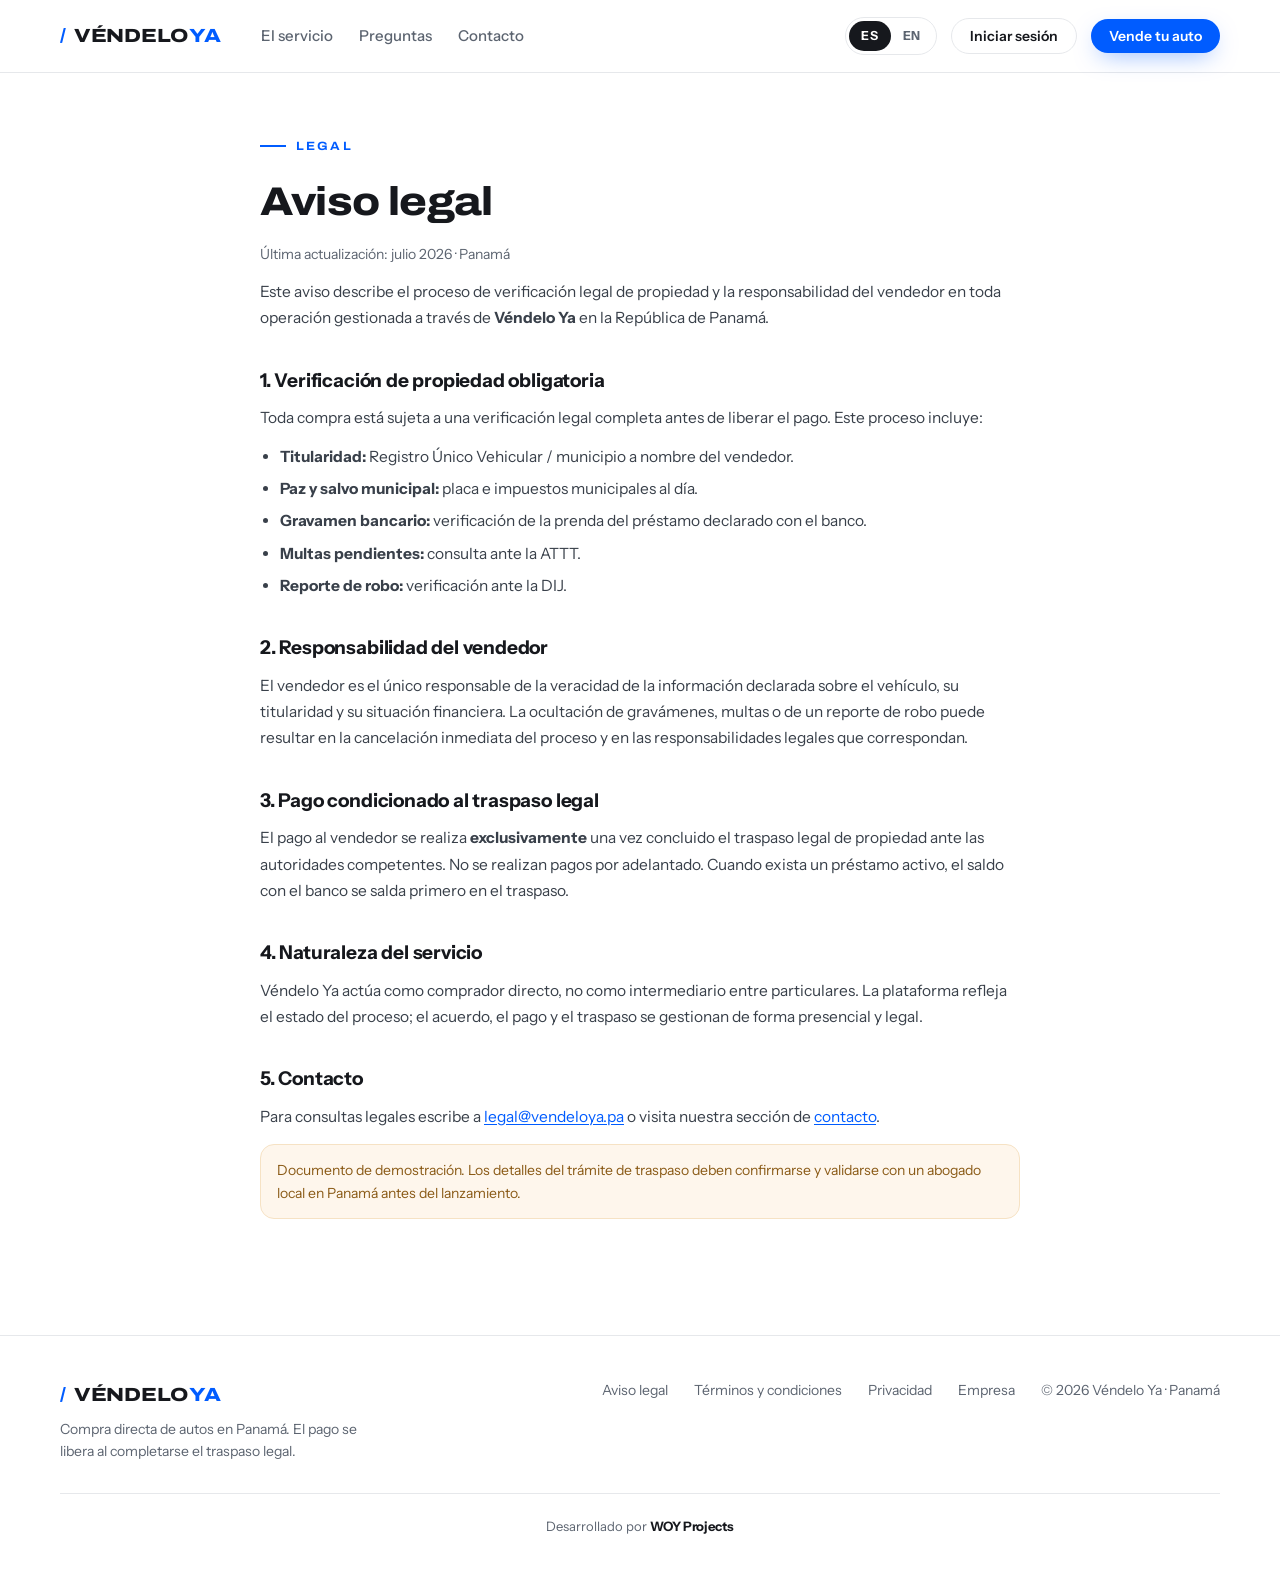
<file: aviso-legal.html>
<!DOCTYPE html>
<html lang="es">
<head>
<meta charset="UTF-8">
<meta name="viewport" content="width=device-width, initial-scale=1.0">
<title>Aviso legal — Véndelo Ya</title>
<meta name="description" content="Verificación de propiedad, gravámenes y responsabilidad del vendedor en Véndelo Ya (Panamá).">
<link rel="preconnect" href="https://fonts.googleapis.com">
<link rel="preconnect" href="https://fonts.gstatic.com" crossorigin>
<link href="https://fonts.googleapis.com/css2?family=Archivo:ital,wdth,wght@0,62..125,100..900;1,62..125,100..900&family=Instrument+Sans:ital,wght@0,400..700;1,400..700&display=swap" rel="stylesheet">
<link rel="stylesheet" href="styles.css">
<link rel="icon" href="data:image/svg+xml,<svg xmlns='http://www.w3.org/2000/svg' viewBox='0 0 100 100'><rect width='100' height='100' rx='22' fill='%23005CFF'/><text x='50' y='68' font-size='52' font-family='Archivo,sans-serif' font-weight='800' fill='white' text-anchor='middle'>V</text></svg>">
</head>
<body>

<header class="hd">
  <div class="wrap hd-in">
    <a class="logo" href="index.html"><span class="slash">/</span>VÉNDELO<b>YA</b></a>
    <nav>
      <a href="servicio.html" data-i="nav.servicio"></a>
      <a href="index.html#faq" data-i="nav.faq"></a>
      <a href="index.html#contacto" data-i="nav.contacto"></a>
    </nav>
    <div class="hd-right">
      <div class="langs">
        <button data-setlang="es">ES</button>
        <button data-setlang="en">EN</button>
      </div>
      <a class="btn btn-ghost btn-sm" href="login.html" data-i="nav.entrar"></a>
      <a class="btn btn-blue btn-sm" href="registro.html" data-i="nav.vender"></a>
    </div>
  </div>
</header>

<main class="wrap">
  <article class="legal">
    <span class="kicker">Legal</span>
    <h1>Aviso legal</h1>
    <p class="updated">Última actualización: julio 2026 · Panamá</p>

    <p>Este aviso describe el proceso de verificación legal de propiedad y la responsabilidad del vendedor en toda operación gestionada a través de <b>Véndelo Ya</b> en la República de Panamá.</p>

    <h2>1. Verificación de propiedad obligatoria</h2>
    <p>Toda compra está sujeta a una verificación legal completa antes de liberar el pago. Este proceso incluye:</p>
    <ul>
      <li><b>Titularidad:</b> Registro Único Vehicular / municipio a nombre del vendedor.</li>
      <li><b>Paz y salvo municipal:</b> placa e impuestos municipales al día.</li>
      <li><b>Gravamen bancario:</b> verificación de la prenda del préstamo declarado con el banco.</li>
      <li><b>Multas pendientes:</b> consulta ante la ATTT.</li>
      <li><b>Reporte de robo:</b> verificación ante la DIJ.</li>
    </ul>

    <h2>2. Responsabilidad del vendedor</h2>
    <p>El vendedor es el único responsable de la veracidad de la información declarada sobre el vehículo, su titularidad y su situación financiera. La ocultación de gravámenes, multas o de un reporte de robo puede resultar en la cancelación inmediata del proceso y en las responsabilidades legales que correspondan.</p>

    <h2>3. Pago condicionado al traspaso legal</h2>
    <p>El pago al vendedor se realiza <b>exclusivamente</b> una vez concluido el traspaso legal de propiedad ante las autoridades competentes. No se realizan pagos por adelantado. Cuando exista un préstamo activo, el saldo con el banco se salda primero en el traspaso.</p>

    <h2>4. Naturaleza del servicio</h2>
    <p>Véndelo Ya actúa como comprador directo, no como intermediario entre particulares. La plataforma refleja el estado del proceso; el acuerdo, el pago y el traspaso se gestionan de forma presencial y legal.</p>

    <h2>5. Contacto</h2>
    <p>Para consultas legales escribe a <a href="mailto:legal@vendeloya.pa">legal@vendeloya.pa</a> o visita nuestra sección de <a href="index.html#contacto">contacto</a>.</p>

    <div class="note warn">Documento de demostración. Los detalles del trámite de traspaso deben confirmarse y validarse con un abogado local en Panamá antes del lanzamiento.</div>
  </article>
</main>

<footer>
  <div class="wrap foot">
    <div>
      <a class="logo" href="index.html"><span class="slash">/</span>VÉNDELO<b>YA</b></a>
      <p class="foot-tag" data-i="foot.tag"></p>
    </div>
    <div class="foot-links">
      <a href="aviso-legal.html" data-i="foot.legal"></a>
      <a href="terminos.html" data-i="foot.terms"></a>
      <a href="privacidad.html" data-i="foot.priv"></a>
      <a href="admin.html">Empresa</a>
      <span>© 2026 Véndelo Ya · Panamá</span>
    </div>
  </div>
  <div class="wrap"><p class="foot-credit"><span data-i="foot.credit"></span> <b>WOY Projects</b></p></div>
</footer>

<script src="shared.js"></script>
</body>
</html>
</file>
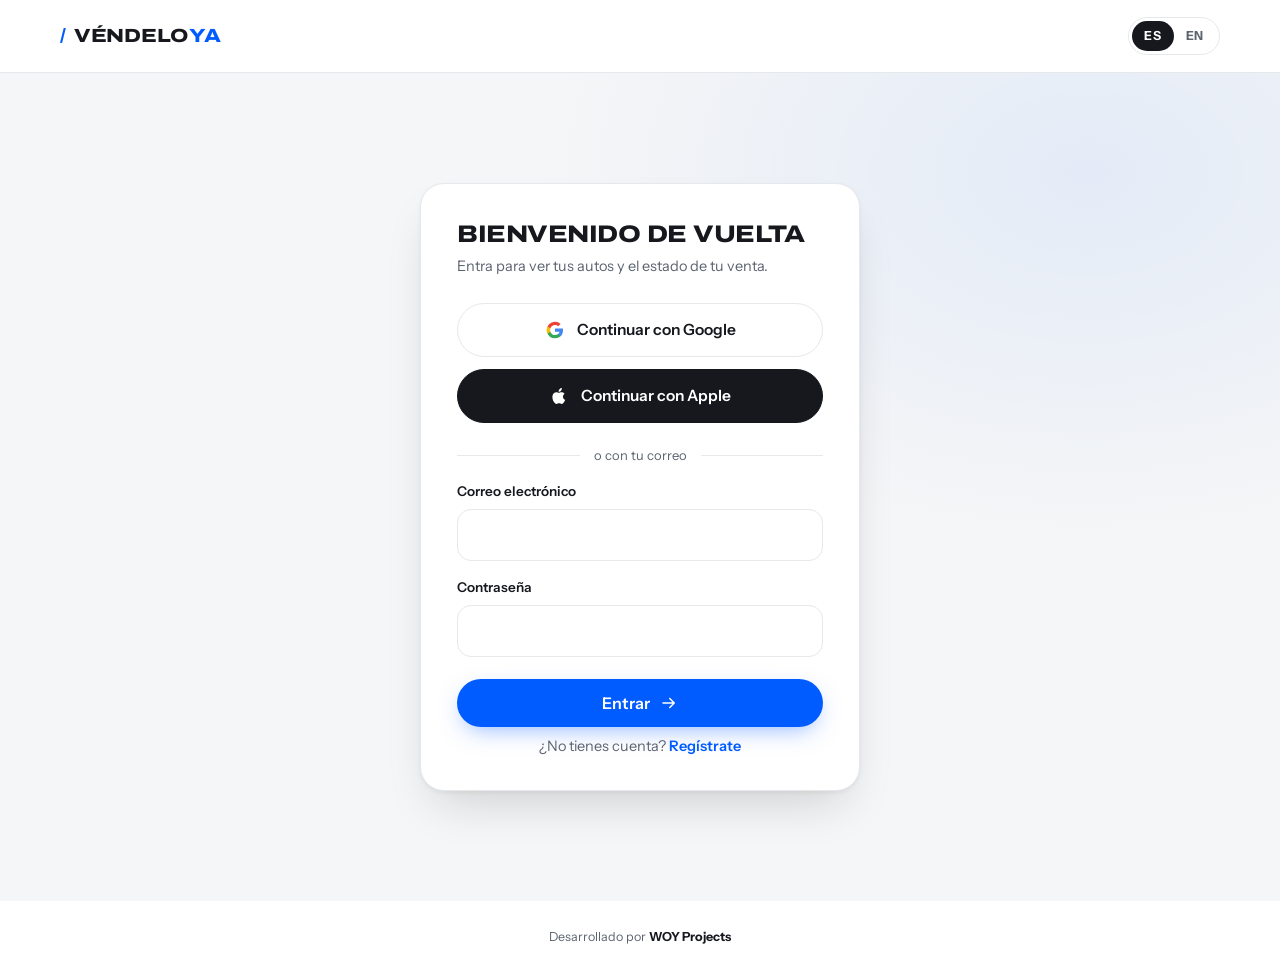
<file: login.html>
<!DOCTYPE html>
<html lang="es">
<head>
<meta charset="UTF-8">
<meta name="viewport" content="width=device-width, initial-scale=1.0">
<title>Iniciar sesión — Véndelo Ya</title>
<link rel="preconnect" href="https://fonts.googleapis.com">
<link rel="preconnect" href="https://fonts.gstatic.com" crossorigin>
<link href="https://fonts.googleapis.com/css2?family=Archivo:ital,wdth,wght@0,62..125,100..900;1,62..125,100..900&family=Instrument+Sans:ital,wght@0,400..700;1,400..700&display=swap" rel="stylesheet">
<link rel="stylesheet" href="styles.css">
<link rel="icon" href="data:image/svg+xml,<svg xmlns='http://www.w3.org/2000/svg' viewBox='0 0 100 100'><rect width='100' height='100' rx='22' fill='%23005CFF'/><text x='50' y='68' font-size='52' font-family='Archivo,sans-serif' font-weight='800' fill='white' text-anchor='middle'>V</text></svg>">
</head>
<body>

<header class="hd">
  <div class="wrap hd-in">
    <a class="logo" href="index.html"><span class="slash">/</span>VÉNDELO<b>YA</b></a>
    <div class="hd-right">
      <div class="langs">
        <button data-setlang="es">ES</button>
        <button data-setlang="en">EN</button>
      </div>
    </div>
  </div>
</header>

<div class="auth-wrap">
  <div class="auth-card rev in">
    <h1 class="disp" style="font-size:24px" data-i="auth.login.t"></h1>
    <p data-i="auth.login.d"></p>

    <div class="social">
      <button class="btn-social" id="gBtn">
        <svg class="ic"><use href="#i-google"/></svg>
        <span data-i="auth.google"></span>
      </button>
      <button class="btn-social apple" id="aBtn">
        <svg class="ic"><use href="#i-apple"/></svg>
        <span data-i="auth.apple"></span>
      </button>
    </div>

    <div class="or"><span data-i="auth.or"></span></div>

    <form id="logForm" novalidate>
      <div class="field" id="fEmail">
        <label for="email" data-i="auth.email"></label>
        <input id="email" type="email" autocomplete="email">
        <p class="err" data-i="wiz.err.req"></p>
      </div>
      <div class="field" id="fPass">
        <label for="pass" data-i="auth.pass"></label>
        <input id="pass" type="password" autocomplete="current-password">
        <p class="err" data-i="wiz.err.req"></p>
      </div>
      <button class="btn btn-blue btn-block" style="margin-top:22px" type="submit">
        <span data-i="auth.login.b"></span>
        <svg class="ic"><use href="#i-arrow"/></svg>
      </button>
    </form>

    <p class="auth-alt">
      <span data-i="auth.login.alt"></span>
      <a href="registro.html" data-i="auth.login.alt2"></a>
    </p>
  </div>
</div>
<p class="mini-credit"><span data-i="foot.credit"></span> <b>WOY Projects</b></p>

<script src="shared.js"></script>
<script>
document.addEventListener("DOMContentLoaded", () => {
  const go = (name, email, provider) => { vyLogin(name, email, provider); vySeed(); location.href = "app.html"; };

  document.getElementById("gBtn").addEventListener("click", () => go("Carlos", "carlos@gmail.com", "google"));
  document.getElementById("aBtn").addEventListener("click", () => go("Carlos", "carlos@icloud.com", "apple"));

  document.getElementById("logForm").addEventListener("submit", e => {
    e.preventDefault();
    let ok = true;
    [["fEmail","email"],["fPass","pass"]].forEach(([w,i]) => {
      const bad = !document.getElementById(i).value.trim();
      document.getElementById(w).classList.toggle("bad", bad);
      if (bad) ok = false;
    });
    if (!ok) return;
    const email = document.getElementById("email").value.trim();
    go(email.split("@")[0], email, "email");
  });
});
</script>
</body>
</html>
</file>
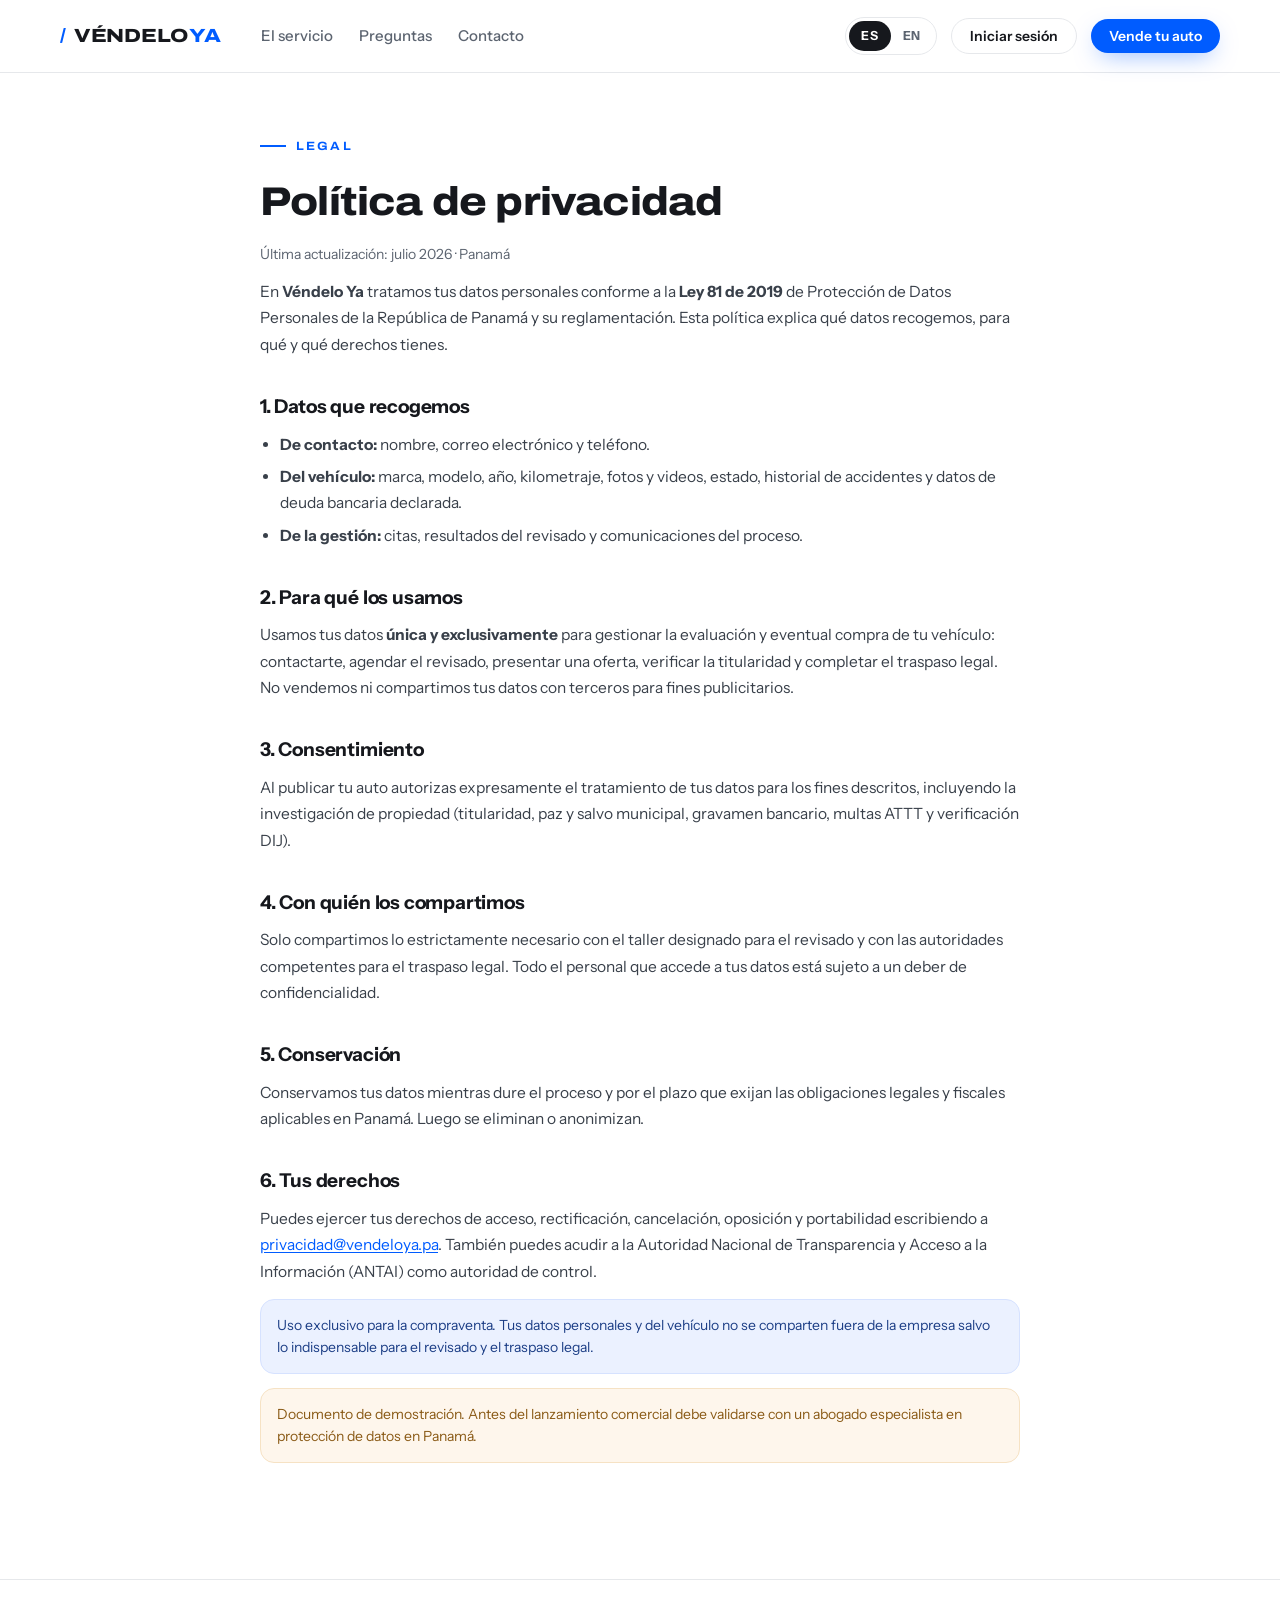
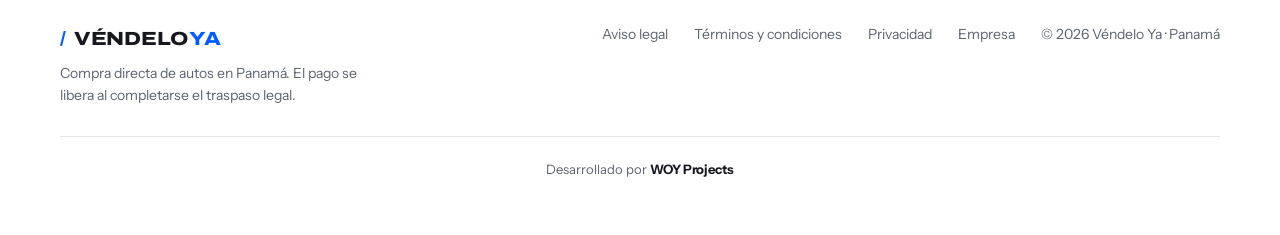
<file: privacidad.html>
<!DOCTYPE html>
<html lang="es">
<head>
<meta charset="UTF-8">
<meta name="viewport" content="width=device-width, initial-scale=1.0">
<title>Política de privacidad — Véndelo Ya</title>
<meta name="description" content="Cómo trata Véndelo Ya tus datos personales y del vehículo, conforme a la Ley 81 de 2019 (Panamá).">
<link rel="preconnect" href="https://fonts.googleapis.com">
<link rel="preconnect" href="https://fonts.gstatic.com" crossorigin>
<link href="https://fonts.googleapis.com/css2?family=Archivo:ital,wdth,wght@0,62..125,100..900;1,62..125,100..900&family=Instrument+Sans:ital,wght@0,400..700;1,400..700&display=swap" rel="stylesheet">
<link rel="stylesheet" href="styles.css">
<link rel="icon" href="data:image/svg+xml,<svg xmlns='http://www.w3.org/2000/svg' viewBox='0 0 100 100'><rect width='100' height='100' rx='22' fill='%23005CFF'/><text x='50' y='68' font-size='52' font-family='Archivo,sans-serif' font-weight='800' fill='white' text-anchor='middle'>V</text></svg>">
</head>
<body>

<header class="hd">
  <div class="wrap hd-in">
    <a class="logo" href="index.html"><span class="slash">/</span>VÉNDELO<b>YA</b></a>
    <nav>
      <a href="servicio.html" data-i="nav.servicio"></a>
      <a href="index.html#faq" data-i="nav.faq"></a>
      <a href="index.html#contacto" data-i="nav.contacto"></a>
    </nav>
    <div class="hd-right">
      <div class="langs">
        <button data-setlang="es">ES</button>
        <button data-setlang="en">EN</button>
      </div>
      <a class="btn btn-ghost btn-sm" href="login.html" data-i="nav.entrar"></a>
      <a class="btn btn-blue btn-sm" href="registro.html" data-i="nav.vender"></a>
    </div>
  </div>
</header>

<main class="wrap">
  <article class="legal">
    <span class="kicker">Legal</span>
    <h1>Política de privacidad</h1>
    <p class="updated">Última actualización: julio 2026 · Panamá</p>

    <p>En <b>Véndelo Ya</b> tratamos tus datos personales conforme a la <b>Ley 81 de 2019</b> de Protección de Datos Personales de la República de Panamá y su reglamentación. Esta política explica qué datos recogemos, para qué y qué derechos tienes.</p>

    <h2>1. Datos que recogemos</h2>
    <ul>
      <li><b>De contacto:</b> nombre, correo electrónico y teléfono.</li>
      <li><b>Del vehículo:</b> marca, modelo, año, kilometraje, fotos y videos, estado, historial de accidentes y datos de deuda bancaria declarada.</li>
      <li><b>De la gestión:</b> citas, resultados del revisado y comunicaciones del proceso.</li>
    </ul>

    <h2>2. Para qué los usamos</h2>
    <p>Usamos tus datos <b>única y exclusivamente</b> para gestionar la evaluación y eventual compra de tu vehículo: contactarte, agendar el revisado, presentar una oferta, verificar la titularidad y completar el traspaso legal. No vendemos ni compartimos tus datos con terceros para fines publicitarios.</p>

    <h2>3. Consentimiento</h2>
    <p>Al publicar tu auto autorizas expresamente el tratamiento de tus datos para los fines descritos, incluyendo la investigación de propiedad (titularidad, paz y salvo municipal, gravamen bancario, multas ATTT y verificación DIJ).</p>

    <h2>4. Con quién los compartimos</h2>
    <p>Solo compartimos lo estrictamente necesario con el taller designado para el revisado y con las autoridades competentes para el traspaso legal. Todo el personal que accede a tus datos está sujeto a un deber de confidencialidad.</p>

    <h2>5. Conservación</h2>
    <p>Conservamos tus datos mientras dure el proceso y por el plazo que exijan las obligaciones legales y fiscales aplicables en Panamá. Luego se eliminan o anonimizan.</p>

    <h2>6. Tus derechos</h2>
    <p>Puedes ejercer tus derechos de acceso, rectificación, cancelación, oposición y portabilidad escribiendo a <a href="mailto:privacidad@vendeloya.pa">privacidad@vendeloya.pa</a>. También puedes acudir a la Autoridad Nacional de Transparencia y Acceso a la Información (ANTAI) como autoridad de control.</p>

    <div class="note">Uso exclusivo para la compraventa. Tus datos personales y del vehículo no se comparten fuera de la empresa salvo lo indispensable para el revisado y el traspaso legal.</div>
    <div class="note warn">Documento de demostración. Antes del lanzamiento comercial debe validarse con un abogado especialista en protección de datos en Panamá.</div>
  </article>
</main>

<footer>
  <div class="wrap foot">
    <div>
      <a class="logo" href="index.html"><span class="slash">/</span>VÉNDELO<b>YA</b></a>
      <p class="foot-tag" data-i="foot.tag"></p>
    </div>
    <div class="foot-links">
      <a href="aviso-legal.html" data-i="foot.legal"></a>
      <a href="terminos.html" data-i="foot.terms"></a>
      <a href="privacidad.html" data-i="foot.priv"></a>
      <a href="admin.html">Empresa</a>
      <span>© 2026 Véndelo Ya · Panamá</span>
    </div>
  </div>
  <div class="wrap"><p class="foot-credit"><span data-i="foot.credit"></span> <b>WOY Projects</b></p></div>
</footer>

<script src="shared.js"></script>
</body>
</html>
</file>
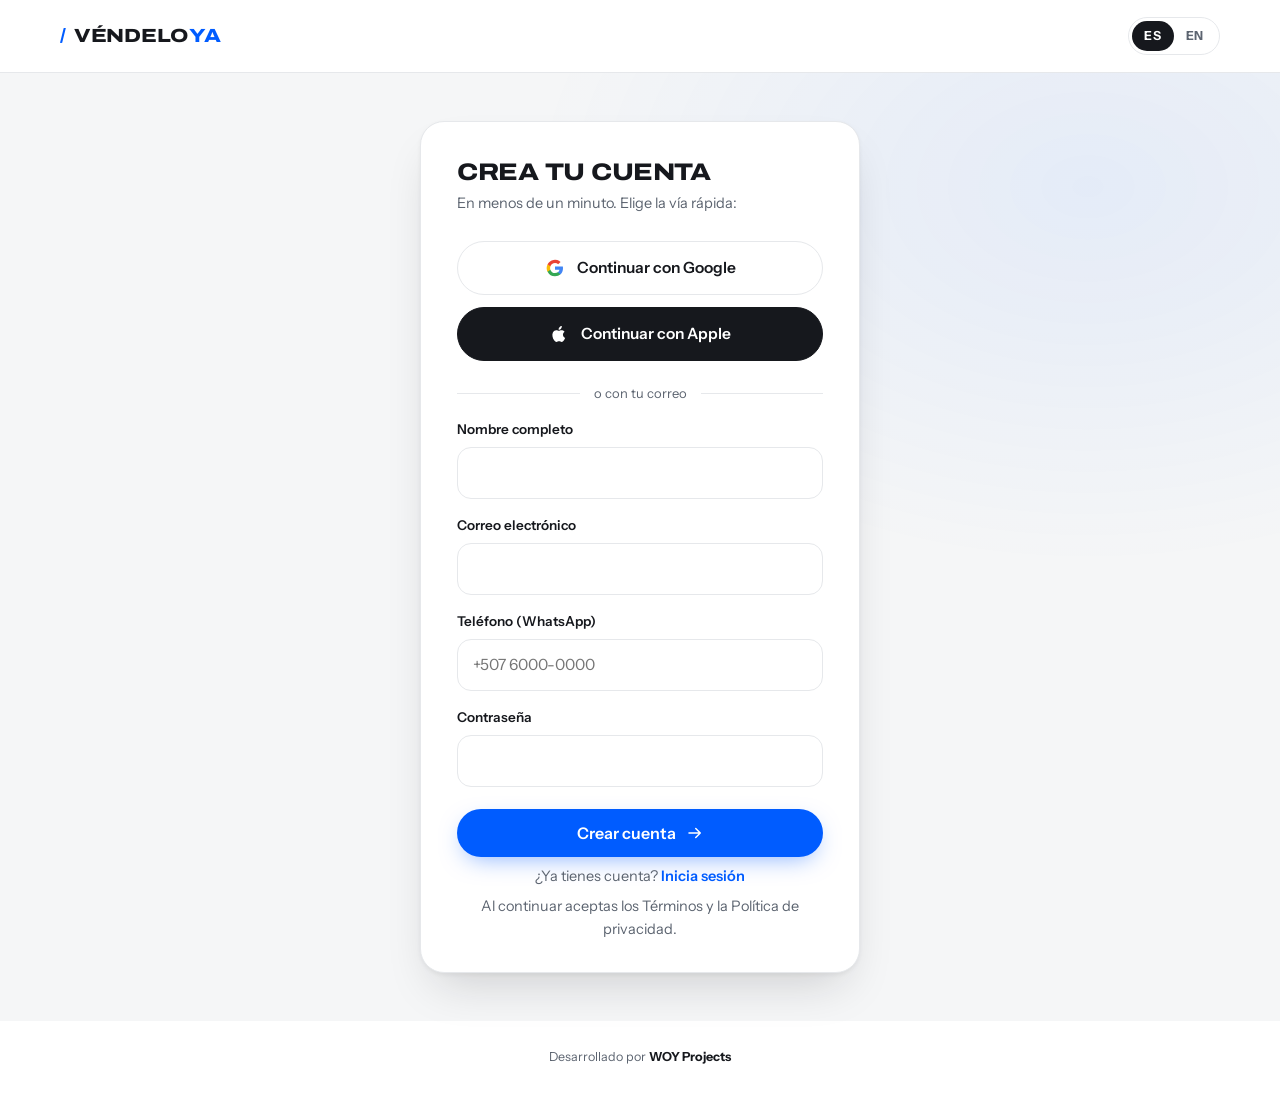
<file: registro.html>
<!DOCTYPE html>
<html lang="es">
<head>
<meta charset="UTF-8">
<meta name="viewport" content="width=device-width, initial-scale=1.0">
<title>Crear cuenta — Véndelo Ya</title>
<link rel="preconnect" href="https://fonts.googleapis.com">
<link rel="preconnect" href="https://fonts.gstatic.com" crossorigin>
<link href="https://fonts.googleapis.com/css2?family=Archivo:ital,wdth,wght@0,62..125,100..900;1,62..125,100..900&family=Instrument+Sans:ital,wght@0,400..700;1,400..700&display=swap" rel="stylesheet">
<link rel="stylesheet" href="styles.css">
<link rel="icon" href="data:image/svg+xml,<svg xmlns='http://www.w3.org/2000/svg' viewBox='0 0 100 100'><rect width='100' height='100' rx='22' fill='%23005CFF'/><text x='50' y='68' font-size='52' font-family='Archivo,sans-serif' font-weight='800' fill='white' text-anchor='middle'>V</text></svg>">
</head>
<body>

<header class="hd">
  <div class="wrap hd-in">
    <a class="logo" href="index.html"><span class="slash">/</span>VÉNDELO<b>YA</b></a>
    <div class="hd-right">
      <div class="langs">
        <button data-setlang="es">ES</button>
        <button data-setlang="en">EN</button>
      </div>
    </div>
  </div>
</header>

<div class="auth-wrap">
  <div class="auth-card rev in">
    <h1 class="disp" style="font-size:24px" data-i="auth.reg.t"></h1>
    <p data-i="auth.reg.d"></p>

    <div class="social">
      <button class="btn-social" id="gBtn">
        <svg class="ic"><use href="#i-google"/></svg>
        <span data-i="auth.google"></span>
      </button>
      <button class="btn-social apple" id="aBtn">
        <svg class="ic"><use href="#i-apple"/></svg>
        <span data-i="auth.apple"></span>
      </button>
    </div>

    <div class="or"><span data-i="auth.or"></span></div>

    <form id="regForm" novalidate>
      <div class="field" id="fName">
        <label for="name" data-i="auth.name"></label>
        <input id="name" type="text" autocomplete="name">
        <p class="err" data-i="wiz.err.req"></p>
      </div>
      <div class="field" id="fEmail">
        <label for="email" data-i="auth.email"></label>
        <input id="email" type="email" autocomplete="email">
        <p class="err" data-i="wiz.err.req"></p>
      </div>
      <div class="field" id="fPhone">
        <label for="phone" data-i="auth.phone"></label>
        <input id="phone" type="tel" autocomplete="tel" placeholder="+507 6000-0000">
      </div>
      <div class="field" id="fPass">
        <label for="pass" data-i="auth.pass"></label>
        <input id="pass" type="password" autocomplete="new-password">
        <p class="err" data-i="wiz.err.req"></p>
      </div>
      <button class="btn btn-blue btn-block" style="margin-top:22px" type="submit">
        <span data-i="auth.reg.b"></span>
        <svg class="ic"><use href="#i-arrow"/></svg>
      </button>
    </form>

    <p class="auth-alt">
      <span data-i="auth.reg.alt"></span>
      <a href="login.html" data-i="auth.reg.alt2"></a>
    </p>
    <p class="auth-terms" data-i="auth.terms"></p>
  </div>
</div>
<p class="mini-credit"><span data-i="foot.credit"></span> <b>WOY Projects</b></p>

<script src="shared.js"></script>
<script>
document.addEventListener("DOMContentLoaded", () => {
  const go = (name, email, provider, phone) => { vyLogin(name, email, provider, phone); vySeed(); location.href = "app.html"; };

  document.getElementById("gBtn").addEventListener("click", () => go("Carlos", "carlos@gmail.com", "google"));
  document.getElementById("aBtn").addEventListener("click", () => go("Carlos", "carlos@icloud.com", "apple"));

  document.getElementById("regForm").addEventListener("submit", e => {
    e.preventDefault();
    let ok = true;
    [["fName","name"],["fEmail","email"],["fPass","pass"]].forEach(([w,i]) => {
      const bad = !document.getElementById(i).value.trim();
      document.getElementById(w).classList.toggle("bad", bad);
      if (bad) ok = false;
    });
    const email = document.getElementById("email").value.trim();
    if (email && !/^[^\s@]+@[^\s@]+\.[^\s@]+$/.test(email)){
      document.getElementById("fEmail").classList.add("bad"); ok = false;
    }
    if (!ok) return;
    go(document.getElementById("name").value.trim(),
       email, "email",
       document.getElementById("phone").value.trim());
  });
});
</script>
</body>
</html>
</file>
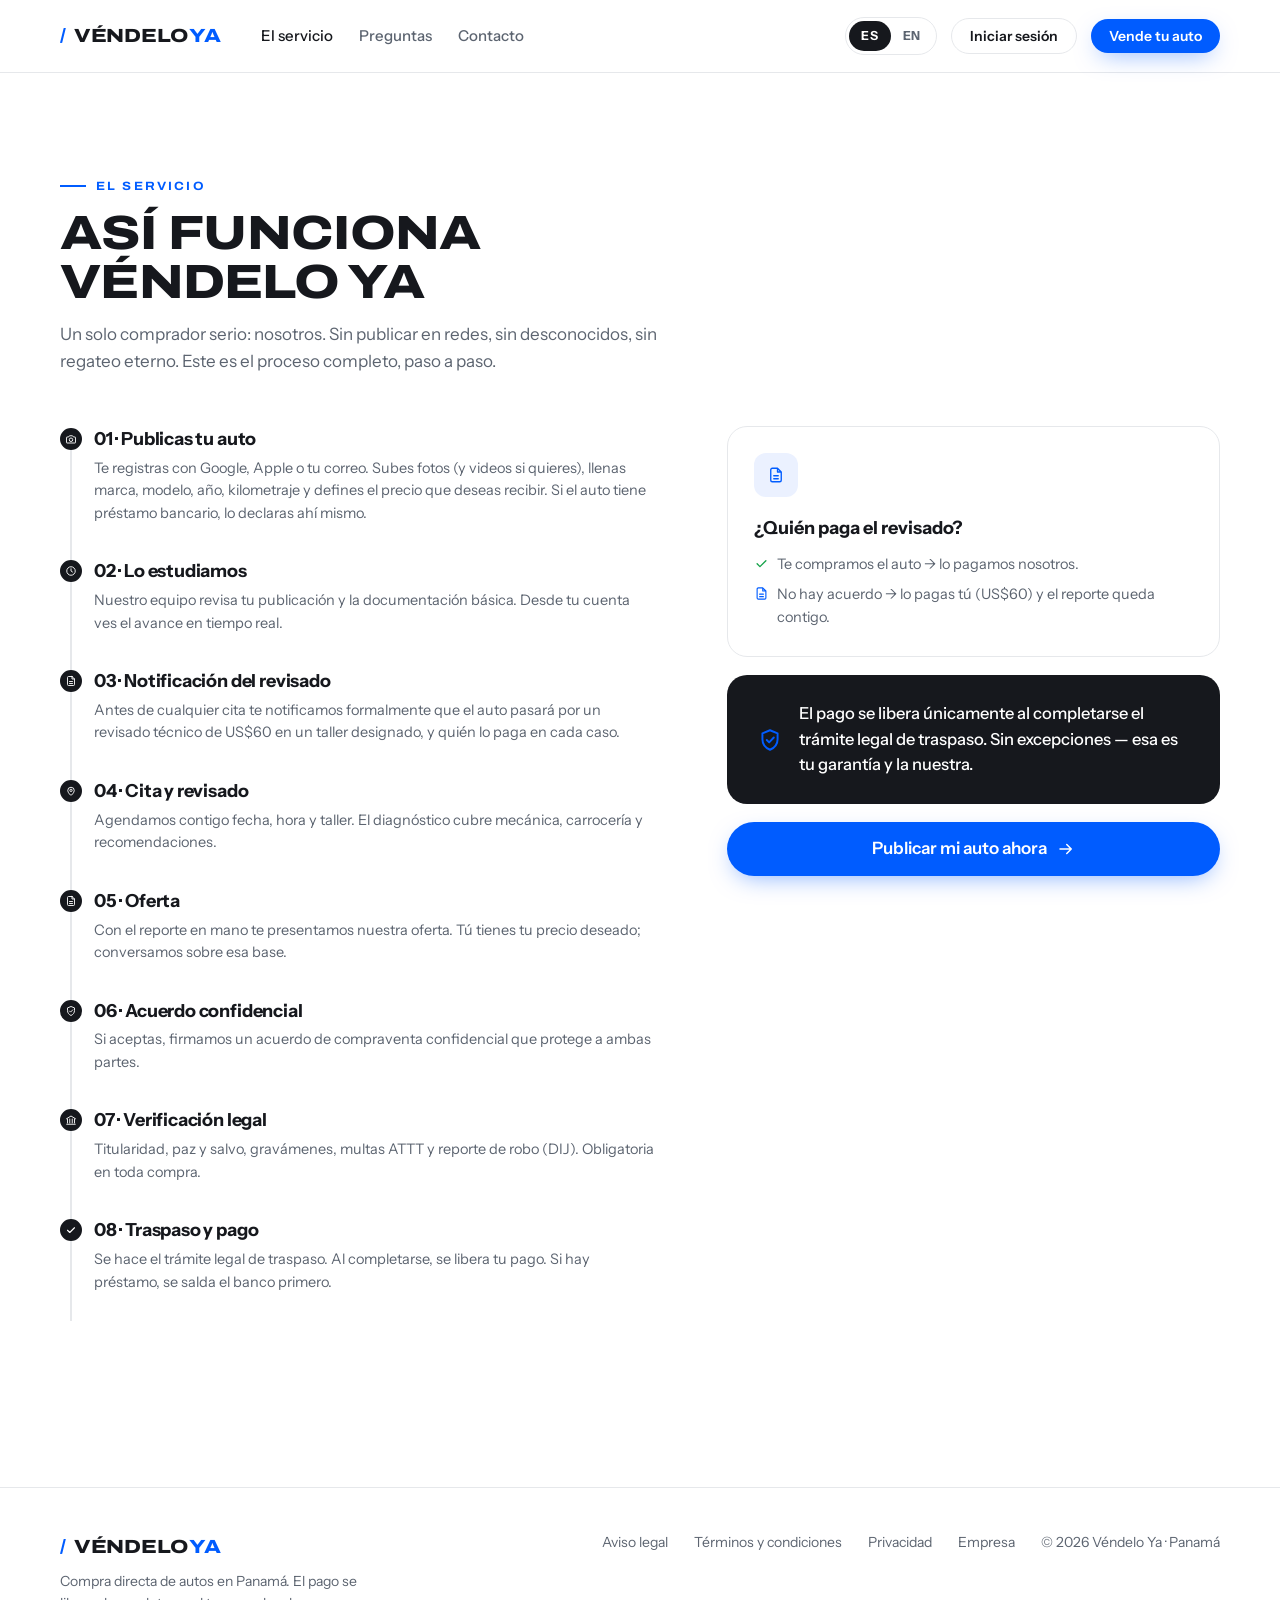
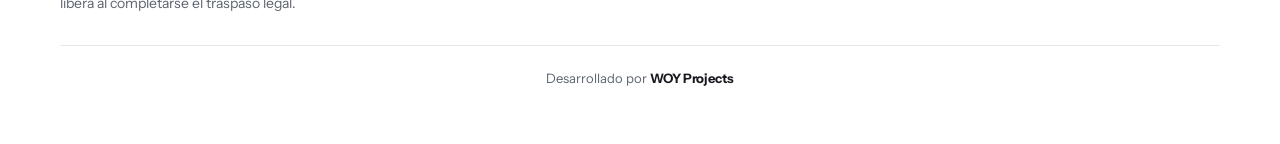
<file: servicio.html>
<!DOCTYPE html>
<html lang="es">
<head>
<meta charset="UTF-8">
<meta name="viewport" content="width=device-width, initial-scale=1.0">
<title>El servicio — Véndelo Ya</title>
<meta name="description" content="Cómo funciona Véndelo Ya: publica tu auto, revisado de US$60, oferta, acuerdo confidencial y pago al traspaso legal.">
<link rel="preconnect" href="https://fonts.googleapis.com">
<link rel="preconnect" href="https://fonts.gstatic.com" crossorigin>
<link href="https://fonts.googleapis.com/css2?family=Archivo:ital,wdth,wght@0,62..125,100..900;1,62..125,100..900&family=Instrument+Sans:ital,wght@0,400..700;1,400..700&display=swap" rel="stylesheet">
<link rel="stylesheet" href="styles.css">
<link rel="icon" href="data:image/svg+xml,<svg xmlns='http://www.w3.org/2000/svg' viewBox='0 0 100 100'><rect width='100' height='100' rx='22' fill='%23005CFF'/><text x='50' y='68' font-size='52' font-family='Archivo,sans-serif' font-weight='800' fill='white' text-anchor='middle'>V</text></svg>">
</head>
<body>

<header class="hd">
  <div class="wrap hd-in">
    <a class="logo" href="index.html"><span class="slash">/</span>VÉNDELO<b>YA</b></a>
    <nav>
      <a href="servicio.html" style="color:var(--ink)" data-i="nav.servicio"></a>
      <a href="index.html#faq" data-i="nav.faq"></a>
      <a href="index.html#contacto" data-i="nav.contacto"></a>
    </nav>
    <div class="hd-right">
      <div class="langs">
        <button data-setlang="es">ES</button>
        <button data-setlang="en">EN</button>
      </div>
      <a class="btn btn-ghost btn-sm" href="login.html" data-i="nav.entrar"></a>
      <a class="btn btn-blue btn-sm" href="registro.html" data-i="nav.vender"></a>
    </div>
  </div>
</header>

<section class="blk" style="padding-bottom:64px">
  <div class="wrap">
    <div class="blk-head rev in">
      <span class="kicker" data-i="svc.kicker"></span>
      <h2 class="disp" data-i="svc.title"></h2>
      <p data-i="svc.intro"></p>
    </div>

    <div style="display:grid; grid-template-columns:1.1fr .9fr; gap:64px; align-items:start" id="svcGrid">
      <!-- Timeline completa del servicio -->
      <div class="tl rev in d1" id="svcTl"></div>

      <!-- Lateral: quién paga + legal + CTA -->
      <div style="display:grid; gap:18px; position:sticky; top:96px">
        <div class="scard rev in d2" style="flex-direction:column">
          <span class="badge-ic"><svg class="ic"><use href="#i-doc"/></svg></span>
          <div>
            <h3 data-i="svc.who"></h3>
            <p style="margin-top:10px; display:flex; gap:8px; align-items:flex-start">
              <svg class="ic" style="width:15px;height:15px;color:var(--ok);margin-top:3px;flex:none"><use href="#i-check"/></svg>
              <span data-i="svc.who1"></span>
            </p>
            <p style="margin-top:8px; display:flex; gap:8px; align-items:flex-start">
              <svg class="ic" style="width:15px;height:15px;color:var(--blue);margin-top:3px;flex:none"><use href="#i-doc"/></svg>
              <span data-i="svc.who2"></span>
            </p>
          </div>
        </div>
        <div class="legal-pay rev in d3" style="margin-top:0">
          <svg class="ic"><use href="#i-shield"/></svg>
          <span data-i="legal.pay"></span>
        </div>
        <a class="btn btn-blue btn-lg rev in d4" href="registro.html" style="justify-content:center">
          <span data-i="svc.cta"></span>
          <svg class="ic"><use href="#i-arrow"/></svg>
        </a>
      </div>
    </div>
  </div>
</section>

<footer>
  <div class="wrap foot">
    <div>
      <a class="logo" href="index.html"><span class="slash">/</span>VÉNDELO<b>YA</b></a>
      <p class="foot-tag" data-i="foot.tag"></p>
    </div>
    <div class="foot-links">
      <a href="aviso-legal.html" data-i="foot.legal"></a>
      <a href="terminos.html" data-i="foot.terms"></a>
      <a href="privacidad.html" data-i="foot.priv"></a>
      <a href="admin.html">Empresa</a>
      <span>© 2026 Véndelo Ya · Panamá</span>
    </div>
  </div>
  <div class="wrap"><p class="foot-credit"><span data-i="foot.credit"></span> <b>WOY Projects</b></p></div>
</footer>

<script src="shared.js"></script>
<script>
document.addEventListener("DOMContentLoaded", () => {
  const icons = ["camera","clock","doc","pin","doc","shield","bank","check"];
  function render(){
    document.getElementById("svcTl").innerHTML =
      Array.from({length:8}, (_,i) => i+1).map(n => `
        <div class="tl-item done" style="padding-bottom:34px">
          <span class="tl-dot" style="background:var(--ink);border-color:var(--ink)">
            <svg class="ic"><use href="#i-${icons[n-1]}"/></svg>
          </span>
          <h4 style="font-size:18px">${String(n).padStart(2,"0")} · ${t("svc.s"+n+"t")}</h4>
          <p style="font-size:14.5px; max-width:56ch">${t("svc.s"+n+"d")}</p>
        </div>`).join("");
  }
  render();
  document.addEventListener("vy:lang", render);

  if (matchMedia("(max-width:860px)").matches){
    document.getElementById("svcGrid").style.gridTemplateColumns = "1fr";
  }
});
</script>
</body>
</html>
</file>
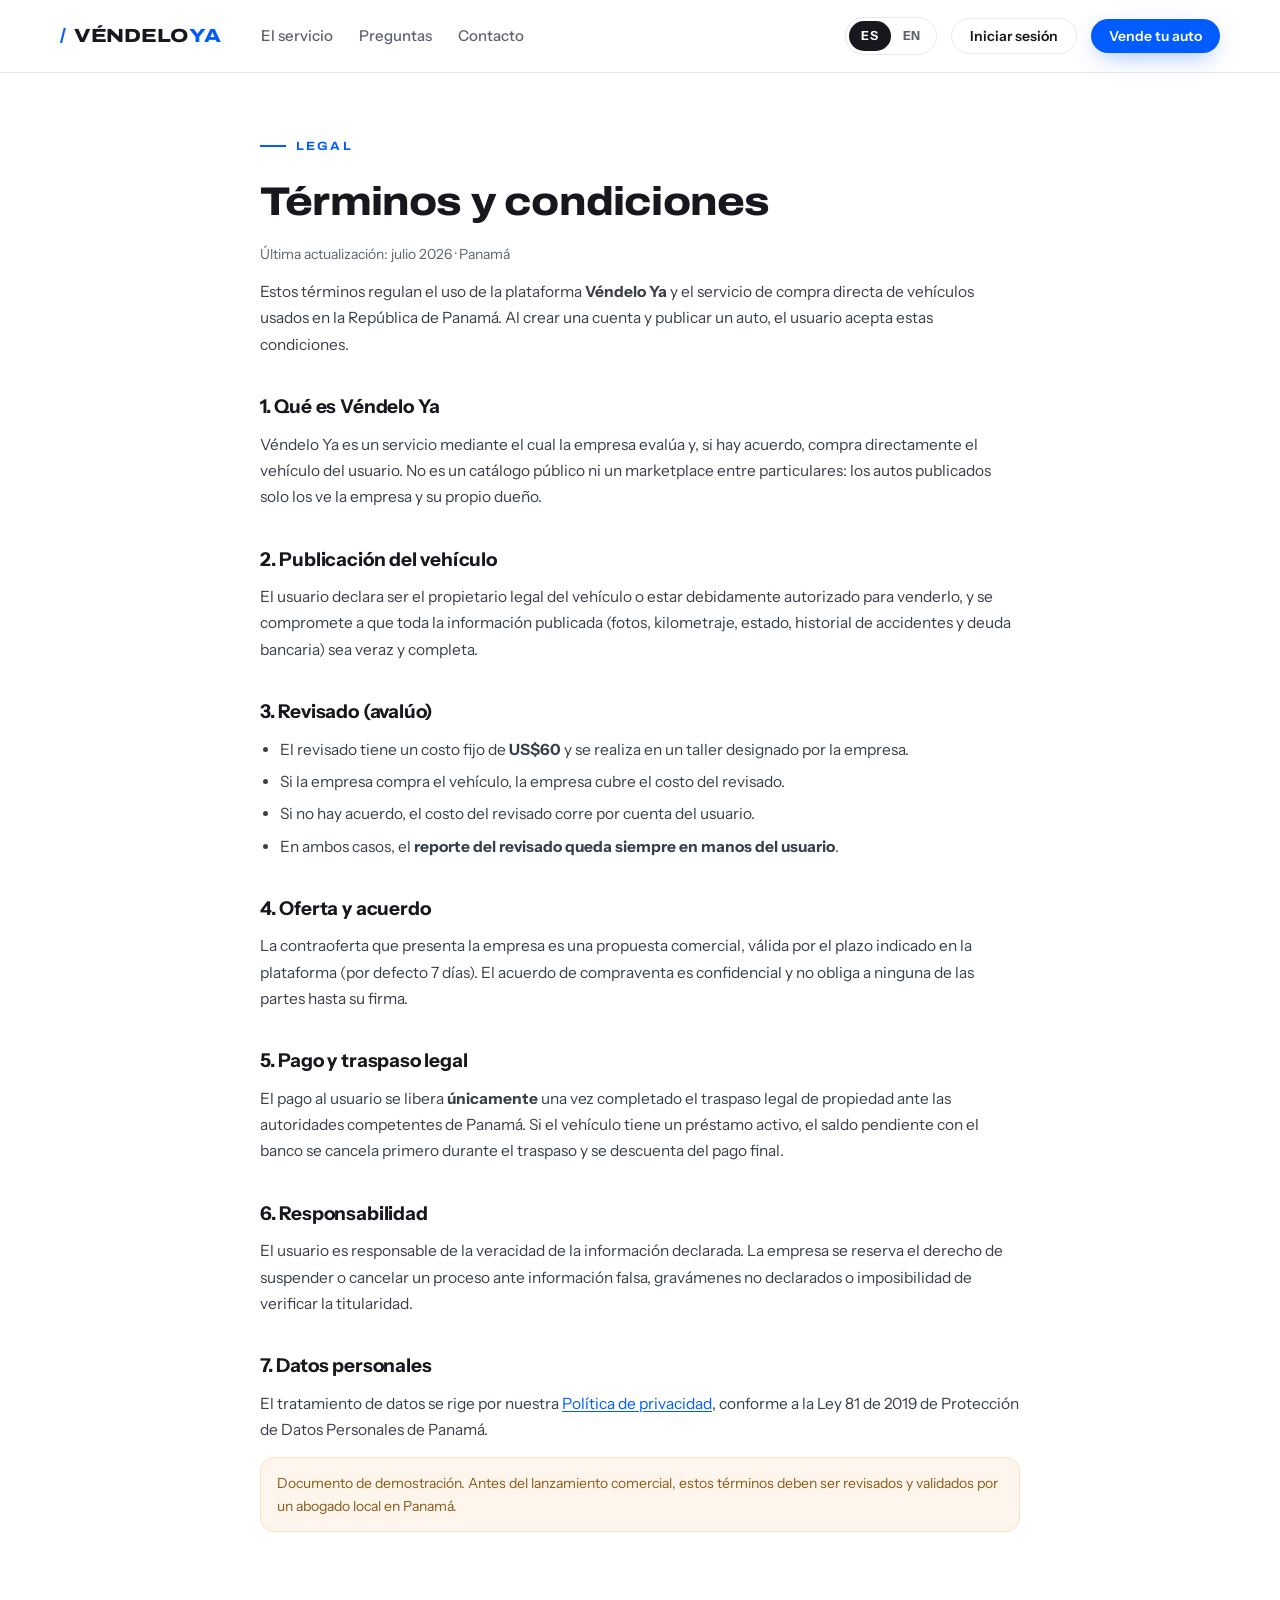
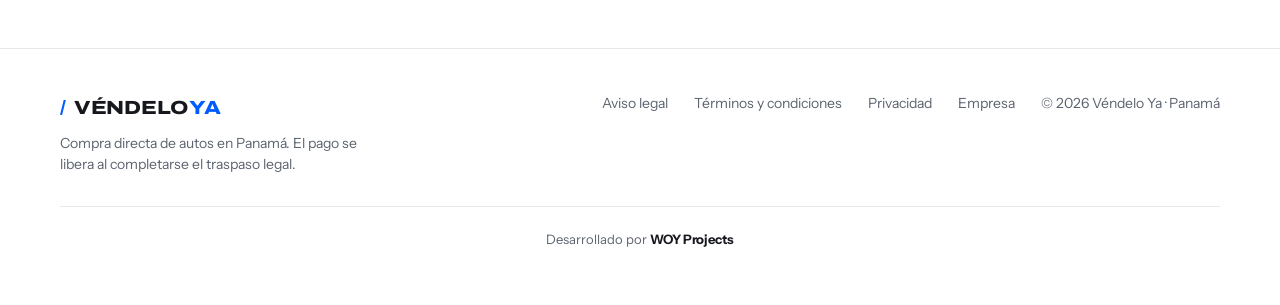
<file: terminos.html>
<!DOCTYPE html>
<html lang="es">
<head>
<meta charset="UTF-8">
<meta name="viewport" content="width=device-width, initial-scale=1.0">
<title>Términos y condiciones — Véndelo Ya</title>
<meta name="description" content="Términos y condiciones del servicio de compra de autos Véndelo Ya (Panamá).">
<link rel="preconnect" href="https://fonts.googleapis.com">
<link rel="preconnect" href="https://fonts.gstatic.com" crossorigin>
<link href="https://fonts.googleapis.com/css2?family=Archivo:ital,wdth,wght@0,62..125,100..900;1,62..125,100..900&family=Instrument+Sans:ital,wght@0,400..700;1,400..700&display=swap" rel="stylesheet">
<link rel="stylesheet" href="styles.css">
<link rel="icon" href="data:image/svg+xml,<svg xmlns='http://www.w3.org/2000/svg' viewBox='0 0 100 100'><rect width='100' height='100' rx='22' fill='%23005CFF'/><text x='50' y='68' font-size='52' font-family='Archivo,sans-serif' font-weight='800' fill='white' text-anchor='middle'>V</text></svg>">
</head>
<body>

<header class="hd">
  <div class="wrap hd-in">
    <a class="logo" href="index.html"><span class="slash">/</span>VÉNDELO<b>YA</b></a>
    <nav>
      <a href="servicio.html" data-i="nav.servicio"></a>
      <a href="index.html#faq" data-i="nav.faq"></a>
      <a href="index.html#contacto" data-i="nav.contacto"></a>
    </nav>
    <div class="hd-right">
      <div class="langs">
        <button data-setlang="es">ES</button>
        <button data-setlang="en">EN</button>
      </div>
      <a class="btn btn-ghost btn-sm" href="login.html" data-i="nav.entrar"></a>
      <a class="btn btn-blue btn-sm" href="registro.html" data-i="nav.vender"></a>
    </div>
  </div>
</header>

<main class="wrap">
  <article class="legal">
    <span class="kicker">Legal</span>
    <h1>Términos y condiciones</h1>
    <p class="updated">Última actualización: julio 2026 · Panamá</p>

    <p>Estos términos regulan el uso de la plataforma <b>Véndelo Ya</b> y el servicio de compra directa de vehículos usados en la República de Panamá. Al crear una cuenta y publicar un auto, el usuario acepta estas condiciones.</p>

    <h2>1. Qué es Véndelo Ya</h2>
    <p>Véndelo Ya es un servicio mediante el cual la empresa evalúa y, si hay acuerdo, compra directamente el vehículo del usuario. No es un catálogo público ni un marketplace entre particulares: los autos publicados solo los ve la empresa y su propio dueño.</p>

    <h2>2. Publicación del vehículo</h2>
    <p>El usuario declara ser el propietario legal del vehículo o estar debidamente autorizado para venderlo, y se compromete a que toda la información publicada (fotos, kilometraje, estado, historial de accidentes y deuda bancaria) sea veraz y completa.</p>

    <h2>3. Revisado (avalúo)</h2>
    <ul>
      <li>El revisado tiene un costo fijo de <b>US$60</b> y se realiza en un taller designado por la empresa.</li>
      <li>Si la empresa compra el vehículo, la empresa cubre el costo del revisado.</li>
      <li>Si no hay acuerdo, el costo del revisado corre por cuenta del usuario.</li>
      <li>En ambos casos, el <b>reporte del revisado queda siempre en manos del usuario</b>.</li>
    </ul>

    <h2>4. Oferta y acuerdo</h2>
    <p>La contraoferta que presenta la empresa es una propuesta comercial, válida por el plazo indicado en la plataforma (por defecto 7 días). El acuerdo de compraventa es confidencial y no obliga a ninguna de las partes hasta su firma.</p>

    <h2>5. Pago y traspaso legal</h2>
    <p>El pago al usuario se libera <b>únicamente</b> una vez completado el traspaso legal de propiedad ante las autoridades competentes de Panamá. Si el vehículo tiene un préstamo activo, el saldo pendiente con el banco se cancela primero durante el traspaso y se descuenta del pago final.</p>

    <h2>6. Responsabilidad</h2>
    <p>El usuario es responsable de la veracidad de la información declarada. La empresa se reserva el derecho de suspender o cancelar un proceso ante información falsa, gravámenes no declarados o imposibilidad de verificar la titularidad.</p>

    <h2>7. Datos personales</h2>
    <p>El tratamiento de datos se rige por nuestra <a href="privacidad.html">Política de privacidad</a>, conforme a la Ley 81 de 2019 de Protección de Datos Personales de Panamá.</p>

    <div class="note warn">Documento de demostración. Antes del lanzamiento comercial, estos términos deben ser revisados y validados por un abogado local en Panamá.</div>
  </article>
</main>

<footer>
  <div class="wrap foot">
    <div>
      <a class="logo" href="index.html"><span class="slash">/</span>VÉNDELO<b>YA</b></a>
      <p class="foot-tag" data-i="foot.tag"></p>
    </div>
    <div class="foot-links">
      <a href="aviso-legal.html" data-i="foot.legal"></a>
      <a href="terminos.html" data-i="foot.terms"></a>
      <a href="privacidad.html" data-i="foot.priv"></a>
      <a href="admin.html">Empresa</a>
      <span>© 2026 Véndelo Ya · Panamá</span>
    </div>
  </div>
  <div class="wrap"><p class="foot-credit"><span data-i="foot.credit"></span> <b>WOY Projects</b></p></div>
</footer>

<script src="shared.js"></script>
</body>
</html>
</file>
<file: styles.css>
/* ══════════════════════════════════════════════════════════
   VÉNDELO YA — showroom minimal
   Blanco galería · negro mate · azul eléctrico #005CFF
   Display: Archivo Expanded · Cuerpo: Instrument Sans
   ══════════════════════════════════════════════════════════ */

:root{
  --bg:#FFFFFF;
  --panel:#F5F6F7;
  --ink:#16181D;          /* negro mate */
  --ink-2:#5C6470;        /* texto secundario */
  --line:#E6E8EB;
  --blue:#005CFF;
  --blue-dark:#0047C7;
  --blue-soft:#EBF1FF;
  --ok:#16A34A;
  --warn:#F59E0B;
  --danger:#DC2626;
  --r-lg:20px;
  --r-md:14px;
  --r-pill:999px;
  --shadow:0 1px 2px rgba(22,24,29,.04), 0 12px 32px -12px rgba(22,24,29,.12);
  --shadow-lift:0 2px 4px rgba(22,24,29,.05), 0 24px 48px -16px rgba(22,24,29,.18);
  --font-d:"Archivo", "Archivo Expanded", sans-serif;
  --font-b:"Instrument Sans", sans-serif;
}

*{ margin:0; padding:0; box-sizing:border-box; }
html{ scroll-behavior:smooth; }
body{
  font-family:var(--font-b);
  background:var(--bg);
  color:var(--ink);
  line-height:1.55;
  -webkit-font-smoothing:antialiased;
  text-rendering:optimizeLegibility;
}
img,svg{ display:block; }
a{ color:inherit; text-decoration:none; }
button{ font:inherit; cursor:pointer; border:none; background:none; color:inherit; }
input,select,textarea{ font:inherit; color:inherit; }
::selection{ background:var(--blue); color:#fff; }

.wrap{ width:min(1160px, 92%); margin-inline:auto; }
.ic{ width:18px; height:18px; flex:none; }

/* ---------- Tipografía display ---------- */
.disp{
  font-family:var(--font-d);
  font-weight:800;
  font-stretch:118%;
  letter-spacing:-.015em;
  line-height:1.02;
  text-transform:uppercase;
}
.kicker{
  display:inline-flex; align-items:center; gap:10px;
  font-family:var(--font-d); font-stretch:110%;
  font-size:12px; font-weight:700; letter-spacing:.18em; text-transform:uppercase;
  color:var(--blue);
}
.kicker::before{ content:""; width:26px; height:2px; background:var(--blue); }

/* ---------- Botones ---------- */
.btn{
  display:inline-flex; align-items:center; justify-content:center; gap:10px;
  padding:15px 28px; border-radius:var(--r-pill);
  font-weight:600; font-size:16px; line-height:1;
  transition:transform .18s ease, box-shadow .18s ease, background .18s ease, border-color .18s;
  white-space:nowrap;
}
.btn .ic{ transition:transform .18s ease; }
.btn:hover .ic{ transform:translateX(4px); }
.btn-blue{ background:var(--blue); color:#fff; box-shadow:0 8px 24px -8px rgba(0,92,255,.5); }
.btn-blue:hover{ background:var(--blue-dark); transform:translateY(-1px); }
.btn-ghost{ background:#fff; border:1.5px solid var(--line); color:var(--ink); }
.btn-ghost:hover{ border-color:var(--ink); }
.btn-dark{ background:var(--ink); color:#fff; }
.btn-dark:hover{ background:#000; }
.btn-sm{ padding:10px 18px; font-size:14px; }
.btn-lg{ padding:18px 36px; font-size:17px; }
.btn-block{ width:100%; }

/* ---------- Header ---------- */
.hd{
  position:sticky; top:0; z-index:50;
  background:rgba(255,255,255,.86);
  backdrop-filter:blur(14px); -webkit-backdrop-filter:blur(14px);
  border-bottom:1px solid var(--line);
}
.hd-in{ display:flex; align-items:center; gap:28px; height:72px; }
.logo{
  font-family:var(--font-d); font-stretch:120%; font-weight:800;
  font-size:19px; letter-spacing:-.01em; text-transform:uppercase;
  display:flex; align-items:center; gap:2px;
}
.logo b{ color:var(--blue); font-weight:800; }
.logo .slash{ color:var(--blue); margin-right:6px; font-weight:800; }
.hd nav{ display:flex; gap:26px; margin-left:12px; }
.hd nav a{ font-size:15px; font-weight:500; color:var(--ink-2); transition:color .15s; }
.hd nav a:hover{ color:var(--ink); }
.hd-right{ margin-left:auto; display:flex; align-items:center; gap:14px; }

.langs{
  display:flex; border:1.5px solid var(--line); border-radius:var(--r-pill); padding:3px;
}
.langs button{
  padding:5px 12px; border-radius:var(--r-pill);
  font-size:12.5px; font-weight:700; letter-spacing:.06em; color:var(--ink-2);
}
.langs button.on{ background:var(--ink); color:#fff; }

/* ---------- Hero — escenario nocturno (showroom eléctrico) ---------- */
/* Portada: hero (video) + marquee de marcas ocupan juntos la pantalla completa.
   Lo demás aparece al hacer scroll. */
.hero-fold{
  min-height:100vh; min-height:100dvh;   /* dvh = altura real en móvil */
  margin-top:-72px;                       /* sube detrás del header transparente (72px) */
  display:flex; flex-direction:column;
}
.hero{
  position:relative; overflow:hidden; isolation:isolate;
  flex:1 1 auto; min-height:0;
  display:flex; flex-direction:column; justify-content:flex-start; /* texto pegado arriba */
  padding-top:72px;                       /* deja libre el alto del header */
  background:
    radial-gradient(120% 90% at 72% -10%, #1B2233 0%, #0E1017 46%, #0A0B10 100%);
  color:#fff;
}
.marquee{ flex:0 0 auto; }                 /* el mini-banner queda al fondo del fold */
/* video de portada — cubre todo el hero, loop constante detrás del contenido */
.hero-video{
  position:absolute; inset:0; width:100%; height:100%;
  object-fit:cover; object-position:center; z-index:0; pointer-events:none;
}
/* capa de oscurecimiento sobre el video para que el texto blanco/azul se lea */
.hero-shade{
  position:absolute; inset:0; z-index:0; pointer-events:none;
  background:
    linear-gradient(90deg, rgba(9,10,15,.90) 0%, rgba(9,10,15,.60) 42%, rgba(9,10,15,.25) 72%, rgba(9,10,15,.55) 100%),
    linear-gradient(180deg, rgba(9,10,15,.55) 0%, rgba(9,10,15,.30) 40%, rgba(9,10,15,.80) 100%);
}
/* atmósfera decorativa: glow de faro + piso en perspectiva + grano */
.hero-atmos{ position:absolute; inset:0; z-index:0; pointer-events:none; overflow:hidden; }
.hero-glow{
  position:absolute; right:-8%; top:-14%; width:900px; height:900px; border-radius:50%;
  background:radial-gradient(circle, rgba(0,92,255,.34), rgba(0,92,255,0) 60%);
  animation:heroPulse 7s ease-in-out infinite;
}
.hero-glow.two{
  right:auto; left:-18%; top:34%; width:620px; height:620px;
  background:radial-gradient(circle, rgba(0,92,255,.15), transparent 62%); animation-delay:-3.4s;
}
@keyframes heroPulse{ 0%,100%{ opacity:.9; } 50%{ opacity:.55; transform:scale(1.06); } }
.hero-floor{
  position:absolute; left:50%; bottom:-8%; width:190%; height:56%;
  transform:translateX(-50%) perspective(560px) rotateX(64deg);
  transform-origin:50% 0;
  background:
    repeating-linear-gradient(90deg, transparent 0 84px, rgba(126,158,224,.16) 84px 85px),
    repeating-linear-gradient(0deg,  transparent 0 84px, rgba(126,158,224,.11) 84px 85px);
  -webkit-mask-image:radial-gradient(58% 92% at 50% 0%, #000 0%, transparent 74%);
  mask-image:radial-gradient(58% 92% at 50% 0%, #000 0%, transparent 74%);
  opacity:.6;
}
.hero-grain{
  position:absolute; inset:0; opacity:.045; mix-blend-mode:overlay;
  background-image:url("data:image/svg+xml,%3Csvg xmlns='http://www.w3.org/2000/svg' width='140' height='140'%3E%3Cfilter id='n'%3E%3CfeTurbulence type='fractalNoise' baseFrequency='0.85' numOctaves='2' stitchTiles='stitch'/%3E%3C/filter%3E%3Crect width='100%25' height='100%25' filter='url(%23n)'/%3E%3C/svg%3E");
}
.hero .wrap{ position:relative; z-index:1; }

.hero-grid{
  display:grid; grid-template-columns:1.05fr .95fr; gap:40px;
  align-items:center; padding:36px 0 40px;
}
/* con video de portada, el hero es una sola columna: el texto es el único
   elemento en primer plano sobre el video (el auto SVG se eliminó del HTML) */
.hero-grid{ grid-template-columns:minmax(0,860px); }
.hero .kicker{ color:#7BA4FF; }
.hero .kicker::before{ background:#7BA4FF; box-shadow:0 0 12px rgba(0,92,255,.8); }
.hero h1{ font-size:clamp(44px, 6.4vw, 88px); color:#fff; }
.hero h1 .blue{
  color:#4E8BFF;
  text-shadow:0 0 46px rgba(0,92,255,.6), 0 0 8px rgba(0,92,255,.35);
}
.hero h1 .dot{ color:#4E8BFF; }
.hero-sub{ margin-top:22px; font-size:18px; color:#AAB2C2; max-width:52ch; }
.hero-ctas{ margin-top:34px; display:flex; gap:14px; flex-wrap:wrap; }
/* botones del hero a la mitad del tamaño (más compactos que el btn-lg estándar) */
.hero-ctas .btn-lg{ padding:10px 26px; font-size:15px; }
.hero-ctas .btn-ghost{
  background:rgba(255,255,255,.06); border-color:rgba(255,255,255,.2); color:#fff;
  backdrop-filter:blur(6px);
}
.hero-ctas .btn-ghost:hover{ border-color:#fff; background:rgba(255,255,255,.1); }
.hero-note{
  margin-top:20px; display:flex; align-items:center; gap:8px;
  font-size:14px; color:#8A93A5;
}
.hero-note .ic{ width:15px; height:15px; color:#4E8BFF; }

.hero-car{ position:relative; z-index:1; }
.hero-car svg.car{
  width:100%; height:auto;
  filter:drop-shadow(0 26px 40px rgba(0,92,255,.32)) drop-shadow(0 2px 0 rgba(255,255,255,.06));
  animation:carRise 1s cubic-bezier(.2,.8,.2,1) both;
}
@keyframes carRise{ from{ opacity:0; transform:translateY(20px); } }
.hero-car::after{ /* underglow eléctrico bajo el auto */
  content:""; position:absolute; left:10%; right:10%; bottom:8%; height:56px; z-index:-1;
  background:radial-gradient(ellipse at center, rgba(0,92,255,.6), rgba(0,92,255,0) 72%);
  filter:blur(16px);
}
.hero-chip{
  position:absolute; display:inline-flex; align-items:center; gap:7px;
  background:rgba(20,24,34,.55); border:1px solid rgba(255,255,255,.14); border-radius:var(--r-pill);
  padding:8px 14px; font-size:13px; font-weight:600; color:#EAF0FF;
  backdrop-filter:blur(12px); -webkit-backdrop-filter:blur(12px);
  box-shadow:0 10px 34px -12px rgba(0,0,0,.7);
  animation:float 5s ease-in-out infinite;
}
.hero-chip .ic{ width:15px; height:15px; color:#6C9BFF; }
.hero-chip:nth-child(2){ animation-delay:-1.2s; }
.hero-chip:nth-child(3){ animation-delay:-2.4s; }
.hero-chip:nth-child(4){ animation-delay:-3.6s; }
@keyframes float{ 50%{ transform:translateY(-7px); } }

.hero-stats{
  display:grid; grid-template-columns:repeat(3,1fr);
  border-top:1px solid rgba(255,255,255,.12); margin-top:26px;
}
.hstat{ padding:22px 8px 44px; border-left:1px solid rgba(255,255,255,.1); padding-left:22px; }
.hstat:first-child{ border-left:none; padding-left:8px; }

/* Pantallas de poca altura: encoge el contenido del hero para que el banner +
   el marquee de marcas siempre quepan completos en la pantalla (100dvh). */
@media (max-height: 900px){
  .hero-grid{ padding:24px 0 28px; }
  .hero h1{ font-size:clamp(44px, 5.8vw, 74px); }
  .hero-sub{ font-size:16px; margin-top:16px; }
  .hero-ctas{ margin-top:24px; }
  .hero-note{ margin-top:14px; }
}
@media (max-height: 740px){
  .hero-grid{ padding:14px 0 18px; }
  .hero h1{ font-size:clamp(36px, 4.6vw, 56px); line-height:1.03; }
  .hero-sub{ font-size:14.5px; margin-top:12px; }
  .hero-ctas{ margin-top:18px; }
  .hero-ctas .btn-lg{ padding:9px 22px; font-size:14px; }
  .hero-note{ margin-top:12px; font-size:13px; }
}
.hstat b{
  display:block; font-family:var(--font-d); font-stretch:114%; font-weight:800;
  font-size:clamp(22px, 2.6vw, 32px); letter-spacing:-.01em; color:#fff;
}
.hstat b i{ font-style:normal; color:#4E8BFF; }
.hstat span{ font-size:13.5px; color:#8A93A5; font-weight:500; }

/* Header transparente sobre el hero oscuro → sólido al hacer scroll (solo landing) */
.hd.hd-transparent{ background:transparent; backdrop-filter:none; -webkit-backdrop-filter:none; border-color:transparent; }
.hd-transparent .logo{ color:#fff; }
.hd-transparent .logo b, .hd-transparent .logo .slash{ color:#7BA4FF; }
.hd-transparent nav a{ color:rgba(255,255,255,.72); }
.hd-transparent nav a:hover{ color:#fff; }
.hd-transparent .langs{ border-color:rgba(255,255,255,.22); }
.hd-transparent .langs button{ color:rgba(255,255,255,.72); }
.hd-transparent .langs button.on{ background:#fff; color:var(--ink); }
.hd-transparent .btn-ghost{ background:rgba(255,255,255,.06); border-color:rgba(255,255,255,.24); color:#fff; }
.hd-transparent .btn-ghost:hover{ border-color:#fff; }
.hd.hd-transparent.scrolled{
  background:rgba(255,255,255,.86); backdrop-filter:blur(14px); -webkit-backdrop-filter:blur(14px);
  border-color:var(--line);
}
.hd-transparent.scrolled .logo{ color:var(--ink); }
.hd-transparent.scrolled .logo b, .hd-transparent.scrolled .logo .slash{ color:var(--blue); }
.hd-transparent.scrolled nav a{ color:var(--ink-2); }
.hd-transparent.scrolled nav a:hover{ color:var(--ink); }
.hd-transparent.scrolled .langs{ border-color:var(--line); }
.hd-transparent.scrolled .langs button{ color:var(--ink-2); }
.hd-transparent.scrolled .langs button.on{ background:var(--ink); color:#fff; }
.hd-transparent.scrolled .btn-ghost{ background:#fff; border-color:var(--line); color:var(--ink); }

/* ---------- Marquee marcas ---------- */
.marquee{
  border-block:1px solid var(--line); background:var(--panel);
  overflow:hidden; padding:16px 0; position:relative;
}
.marquee-label{
  text-align:center; font-size:12px; font-weight:700; letter-spacing:.14em;
  text-transform:uppercase; color:var(--ink-2); margin-bottom:12px;
}
.marquee-track{
  display:flex; gap:44px; width:max-content;
  animation:mq 36s linear infinite;
  font-family:var(--font-d); font-stretch:114%; font-weight:700;
  font-size:15px; letter-spacing:.08em; text-transform:uppercase; color:#B4BAC3;
  white-space:nowrap;
}
.marquee-track b{ color:var(--blue); font-weight:700; }
@keyframes mq{ to{ transform:translateX(-50%); } }

/* ---------- Secciones ---------- */
section.blk{ padding:96px 0; }
section.blk.alt{ background:var(--panel); }
.blk-head{ max-width:640px; margin-bottom:52px; }
.blk-head h2{ font-size:clamp(30px, 3.8vw, 48px); margin-top:14px; }
.blk-head p{ margin-top:14px; color:var(--ink-2); font-size:17px; }
/* cabeceras centradas (proceso, respaldo legal, preguntas frecuentes) */
#proceso .blk-head, #legal .blk-head, #faq .blk-head{
  max-width:720px; margin-left:auto; margin-right:auto; text-align:center;
}

/* ---------- Pasos ---------- */
.steps{ display:grid; grid-template-columns:repeat(4,1fr); gap:18px; }
.step{
  background:#fff; border:1px solid var(--line); border-radius:var(--r-lg);
  padding:28px 24px 30px; position:relative; overflow:hidden;
  transition:transform .2s ease, box-shadow .2s ease, border-color .2s;
}
.step:hover{ transform:translateY(-4px); box-shadow:var(--shadow-lift); border-color:transparent; }
.step .n{
  font-family:var(--font-d); font-stretch:120%; font-weight:800; font-size:15px;
  color:var(--blue); letter-spacing:.06em;
}
.step h3{ font-size:19px; margin:14px 0 10px; letter-spacing:-.01em; }
.step p{ font-size:14.5px; color:var(--ink-2); }
.step::after{
  content:""; position:absolute; inset:auto 0 0 0; height:3px;
  background:var(--blue); transform:scaleX(0); transform-origin:left;
  transition:transform .25s ease;
}
.step:hover::after{ transform:scaleX(1); }
.steps-note{
  margin-top:30px; display:inline-flex; align-items:center; gap:10px;
  font-weight:600; font-size:15px; color:var(--ink);
  background:var(--blue-soft); border-radius:var(--r-pill); padding:12px 20px;
}
.steps-note .ic{ color:var(--blue); }

/* ---------- Sección $60 ---------- */
.sixty{ display:grid; grid-template-columns:.9fr 1.1fr; gap:56px; align-items:start; }
.sixty-big{
  font-family:var(--font-d); font-stretch:124%; font-weight:800;
  font-size:clamp(88px, 11vw, 150px); line-height:.9; letter-spacing:-.02em;
  color:var(--ink);
}
.sixty-big i{ font-style:normal; color:var(--blue); }
.sixty-big small{
  display:block; font-size:15px; font-stretch:110%; letter-spacing:.16em;
  margin-top:14px; color:var(--ink-2); font-weight:700;
}
.sixty-cards{ display:grid; gap:16px; }
.scard{
  border-radius:var(--r-lg); padding:26px 26px 28px;
  border:1px solid var(--line); background:#fff;
  display:flex; gap:18px; align-items:flex-start;
}
.scard.blue{ background:var(--ink); border-color:var(--ink); color:#fff; }
.scard.blue p{ color:#AEB6C2; }
.scard .badge-ic{
  width:44px; height:44px; border-radius:12px; flex:none;
  display:grid; place-items:center; background:var(--blue-soft); color:var(--blue);
}
.scard.blue .badge-ic{ background:rgba(0,92,255,.18); color:#6FA3FF; }
.scard h3{ font-size:18px; margin-bottom:6px; }
.scard p{ font-size:14.5px; color:var(--ink-2); }
.sixty-note{ font-size:13.5px; color:var(--ink-2); display:flex; gap:8px; align-items:center; }
.sixty-note .ic{ width:15px; height:15px; color:var(--blue); }

/* ---------- El revisado: banner de video con tarjeta de texto a la izquierda ---------- */
.revisado-banner{
  position:relative; overflow:hidden; isolation:isolate;
  display:flex; align-items:center; min-height:600px; padding:72px 0; background:#0A0B10;
}
.rb-video{ position:absolute; inset:0; width:100%; height:100%; object-fit:cover; z-index:0; pointer-events:none; }
/* sombra sutil: oscurece un poco la mitad izquierda para separar la tarjeta del video */
.rb-shade{
  position:absolute; inset:0; z-index:0; pointer-events:none;
  background:linear-gradient(90deg, rgba(8,9,13,.62) 0%, rgba(8,9,13,.22) 44%, transparent 66%);
}
.rb-wrap{ position:relative; z-index:1; }
.rb-card{
  max-width:460px; background:#fff; border:1px solid rgba(22,24,29,.10);
  border-radius:22px; padding:34px 32px;
  box-shadow:0 40px 90px -30px rgba(0,0,0,.55), 0 2px 8px rgba(0,0,0,.12);
}
.rb-card .kicker{ margin-bottom:14px; }
.rb-card h2{ font-size:clamp(24px, 2.6vw, 33px); letter-spacing:-.02em; line-height:1.08; }
.rb-lead{ color:var(--ink-2); margin-top:12px; font-size:15px; line-height:1.65; }
.rb-points{ display:grid; gap:14px; margin-top:24px; }
.rb-point{ display:flex; gap:12px; align-items:flex-start; }
.rb-ic{
  width:36px; height:36px; flex:none; border-radius:10px; display:grid; place-items:center;
  background:var(--blue-soft); color:var(--blue);
}
.rb-ic.ok{ background:var(--ink); color:#fff; }
.rb-ic .ic{ width:17px; height:17px; }
.rb-point h3{ font-size:15px; letter-spacing:-.01em; }
.rb-point p{ color:var(--ink-2); font-size:13.5px; margin-top:3px; line-height:1.5; }
.rb-note{
  display:flex; gap:9px; align-items:center; margin-top:22px; padding-top:18px;
  border-top:1px solid var(--line); color:var(--ink-2); font-size:13px; line-height:1.5;
}
.rb-note .ic{ width:16px; height:16px; color:var(--blue); flex:none; }
@media (max-width: 720px){
  .revisado-banner{ min-height:0; padding:0; display:block; }
  .rb-video{ position:relative; height:230px; }        /* el video arriba en móvil */
  .rb-shade{ display:none; }
  .rb-wrap{ background:var(--panel); padding-top:0; }
  .rb-card{ max-width:none; margin:-40px 0 0; border-radius:20px; } /* la tarjeta sube sobre el video */
}

/* ---------- Legal ---------- */
.legal-grid{ display:grid; grid-template-columns:repeat(4,1fr); gap:18px; }
.lcard{
  background:#fff; border:1px solid var(--line); border-radius:var(--r-lg);
  padding:26px 22px;
}
.lcard .badge-ic{
  width:42px; height:42px; border-radius:12px; margin-bottom:16px;
  display:grid; place-items:center; background:var(--blue-soft); color:var(--blue);
}
.lcard h3{ font-size:17px; margin-bottom:8px; }
.lcard p{ font-size:14px; color:var(--ink-2); }
.legal-pay{
  margin-top:26px; border-radius:var(--r-lg);
  background:var(--ink); color:#fff; padding:26px 30px;
  display:flex; align-items:center; gap:16px; font-size:16.5px; font-weight:500;
}
.legal-pay .ic{ width:26px; height:26px; color:var(--blue); flex:none; }
.legal-pay b{ color:#fff; }

/* ---------- Timeline (marketing + app) ---------- */
.tl{ position:relative; padding-left:34px; }
.tl::before{
  content:""; position:absolute; left:10px; top:6px; bottom:6px;
  width:2px; background:var(--line);
}
.tl-item{ position:relative; padding-bottom:26px; }
.tl-item:last-child{ padding-bottom:0; }
.tl-dot{
  position:absolute; left:-34px; top:2px; width:22px; height:22px;
  border-radius:50%; background:#fff; border:2px solid var(--line);
  display:grid; place-items:center; color:#fff;
}
.tl-dot .ic{ width:12px; height:12px; }
.tl-item.done .tl-dot{ background:var(--ink); border-color:var(--ink); }
.tl-item.now .tl-dot{
  background:var(--blue); border-color:var(--blue);
  box-shadow:0 0 0 0 rgba(0,92,255,.4); animation:pulse 2s infinite;
}
@keyframes pulse{
  70%{ box-shadow:0 0 0 12px rgba(0,92,255,0); }
  100%{ box-shadow:0 0 0 0 rgba(0,92,255,0); }
}
.tl-item h4{ font-size:16px; letter-spacing:-.01em; }
.tl-item.now h4{ color:var(--blue); }
.tl-item p{ font-size:13.5px; color:var(--ink-2); margin-top:3px; }
.tl-item .meta{
  margin-top:8px; display:inline-flex; gap:8px; align-items:center;
  font-size:13px; font-weight:600; background:var(--blue-soft); color:var(--blue);
  border-radius:var(--r-pill); padding:7px 14px;
}
.tl-item.future{ opacity:.45; }

/* ---------- Sección "Tu auto, en vivo": fondo de video con efecto ventana ---------- */
/* El video va fijo al viewport y se revela solo dentro de la sección (clip) = ventana. */
.tl-reveal{
  position:relative; overflow:hidden; padding:0;
  min-height:100vh; min-height:100dvh; display:flex; isolation:isolate;
  background:#EDEEF0; /* igual al blanco del estudio del video, para que la costura del escalado no se note */
}
.tl-bgwrap{
  position:absolute; inset:0; z-index:0;
  clip:rect(0,auto,auto,0); /* clip sobre un absolute recorta al hijo fixed a esta caja = ventana */
}
.tl-bg{ position:fixed; top:0; left:0; width:100%; height:100%; object-fit:cover; transform:scale(.88); }
/* aclara arriba y abajo (donde va el texto) y deja el centro limpio (donde va el auto) */
.tl-shade{
  position:absolute; inset:0; z-index:1; pointer-events:none;
  background:linear-gradient(180deg,
    var(--panel) 0%, rgba(244,246,248,.55) 20%, rgba(244,246,248,0) 40%,
    rgba(244,246,248,0) 58%, rgba(244,246,248,.6) 82%, var(--panel) 100%);
}
.tl-content{
  position:relative; z-index:2; width:100%;
  display:flex; flex-direction:column; justify-content:space-between;
  padding:40px 0 52px;
}
/* texto arriba (despeja el auto por arriba) — timeline + CTA abajo (lo despejan por abajo) */
.tl-reveal .tl-head{ margin:0 auto 0; }
.tl-reveal .tl-head h2{ font-size:clamp(26px, 3vw, 40px); }
.tl-reveal .tl-head p{ font-size:15px; max-width:620px; margin-top:10px; }
.tl-cta{ text-align:center; margin-top:28px; }
@media (max-width: 720px){
  /* en móvil el fondo fijo/ventana no aplica bien; se oculta el video y el timeline
     queda vertical y legible sobre el fondo claro */
  .blk.tl-reveal{ min-height:0; display:block; padding:0; background:var(--panel); }
  .tl-bgwrap, .tl-shade{ display:none; }
  .tl-content{ display:block; padding:56px 0 60px; }
  .tl-head{ margin-bottom:40px !important; }
  .tl-cta{ margin-top:36px; }
}
.tl-head{ text-align:center; max-width:640px; margin:0 auto 52px; }
.tl-head .kicker{ justify-content:center; }
.tl-head p{ margin-left:auto; margin-right:auto; }
/* en móvil el timeline queda vertical (base .tl) pero centrado */
.tl-h{ max-width:440px; margin-left:auto; margin-right:auto; }
@media (min-width: 721px){
  .tl-h{ display:flex; padding-left:0; max-width:none; }
  .tl-h::before{ left:5.5%; right:5.5%; top:11px; bottom:auto; width:auto; height:2px; }
  .tl-h .tl-item{ flex:1 1 0; min-width:0; padding:38px 8px 0; text-align:center; }
  .tl-h .tl-dot{ left:50%; top:0; transform:translateX(-50%); }
  .tl-h .tl-item h4{ font-size:13.5px; }
  .tl-h .tl-item p{ font-size:11.5px; margin-top:5px; line-height:1.45; }
  .tl-h .tl-item .meta{ display:none; } /* la pastilla de cita no aplica en horizontal */
}

/* ---------- FAQ ---------- */
.faq{ max-width:760px; margin-left:auto; margin-right:auto; }
.faq details{
  border-bottom:1px solid var(--line); padding:22px 4px;
}
.faq summary{
  list-style:none; cursor:pointer; display:flex; justify-content:space-between;
  align-items:center; gap:20px; font-weight:600; font-size:17px;
}
.faq summary::-webkit-details-marker{ display:none; }
.faq summary::after{
  content:"+"; font-family:var(--font-d); font-size:22px; color:var(--blue);
  transition:transform .2s;
}
.faq details[open] summary::after{ transform:rotate(45deg); }
.faq details p{ margin-top:12px; color:var(--ink-2); font-size:15px; max-width:60ch; }

/* ---------- CTA final ---------- */
.cta{
  background:var(--ink); color:#fff; border-radius:28px;
  padding:clamp(48px, 7vw, 84px); text-align:center;
  position:relative; overflow:hidden;
}
.cta::before{
  content:""; position:absolute; inset:-40% -20% auto; height:120%;
  background:radial-gradient(ellipse at 50% 0%, rgba(0,92,255,.28), transparent 60%);
  pointer-events:none;
}
.cta h2{ font-size:clamp(32px, 4.6vw, 58px); position:relative; }
.cta h2 i{ font-style:normal; color:var(--blue); }
.cta p{ margin:16px 0 32px; color:#AEB6C2; font-size:17px; position:relative; }
.cta .btn{ position:relative; }

/* ---------- Footer ---------- */
footer{ border-top:1px solid var(--line); padding:44px 0 56px; margin-top:96px; }
.foot{ display:flex; gap:32px; align-items:flex-start; flex-wrap:wrap; }
.foot-tag{ max-width:34ch; color:var(--ink-2); font-size:14px; margin-top:10px; }
.foot-links{ margin-left:auto; display:flex; gap:26px; font-size:14px; color:var(--ink-2); flex-wrap:wrap; }
.foot-links a:hover{ color:var(--ink); }
/* Crédito de autoría — al final de la web */
.foot-credit{
  text-align:center; margin-top:30px; padding-top:22px;
  border-top:1px solid var(--line); font-size:13px; color:var(--ink-2);
}
.foot-credit b{ color:var(--ink); font-weight:700; letter-spacing:-.01em; }
.mini-credit{
  text-align:center; padding:26px 16px 30px; font-size:12.5px; color:var(--ink-2);
}
.mini-credit b{ color:var(--ink); font-weight:700; }
/* ---------- Páginas legales / informativas ---------- */
.legal{ max-width:760px; margin:0 auto; padding:56px 0 20px; }
.legal .kicker{ margin-bottom:16px; }
.legal h1{ font-family:var(--font-d); font-stretch:112%; font-weight:800; font-size:clamp(28px,4vw,40px); letter-spacing:-.02em; }
.legal .updated{ color:var(--ink-2); font-size:14px; margin-top:10px; }
.legal h2{ font-size:19px; letter-spacing:-.01em; margin:34px 0 10px; }
.legal p, .legal li{ color:#39404A; font-size:15.5px; line-height:1.7; }
.legal p{ margin-bottom:12px; }
.legal ul{ margin:6px 0 14px; padding-left:20px; display:grid; gap:6px; }
.legal a{ color:var(--blue); text-decoration:underline; text-underline-offset:2px; }
.legal .note{
  margin-top:14px; padding:14px 16px; border-radius:var(--r-md);
  background:var(--blue-soft); color:#1C3E86; font-size:14px; line-height:1.6;
  border:1px solid #D6E2FF;
}
.legal .note.warn{ background:#FEF6EC; color:#8A5A16; border-color:#F6E2C4; }

/* ---------- Reveal ---------- */
.rev{ opacity:0; transform:translateY(22px); transition:opacity .7s ease, transform .7s ease; }
.rev.in{ opacity:1; transform:none; }
.rev.d1{ transition-delay:.08s; } .rev.d2{ transition-delay:.16s; }
.rev.d3{ transition-delay:.24s; } .rev.d4{ transition-delay:.32s; }

/* ---------- Auth ---------- */
.auth-wrap{
  min-height:calc(100vh - 72px); display:grid; place-items:center; padding:48px 0;
  background:
    radial-gradient(560px 380px at 85% 12%, rgba(0,92,255,.07), transparent),
    var(--panel);
}
.auth-card{
  width:min(440px, 92vw); background:#fff; border:1px solid var(--line);
  border-radius:24px; padding:38px 36px 32px; box-shadow:var(--shadow-lift);
}
.auth-card h1{ font-size:26px; letter-spacing:-.02em; }
.auth-card > p{ color:var(--ink-2); font-size:14.5px; margin-top:8px; }
.social{ display:grid; gap:12px; margin-top:26px; }
.btn-social{
  display:flex; align-items:center; justify-content:center; gap:12px;
  border:1.5px solid var(--line); border-radius:var(--r-pill);
  padding:14px; font-weight:600; font-size:15.5px; background:#fff;
  transition:border-color .15s, transform .15s;
}
.btn-social:hover{ border-color:var(--ink); transform:translateY(-1px); }
.btn-social.apple{ background:var(--ink); color:#fff; border-color:var(--ink); }
.btn-social .ic{ width:20px; height:20px; }
.or{
  display:flex; align-items:center; gap:14px; margin:22px 0 4px;
  color:var(--ink-2); font-size:13px;
}
.or::before,.or::after{ content:""; flex:1; height:1px; background:var(--line); }
.field{ margin-top:16px; }
.field label{ display:block; font-size:13.5px; font-weight:600; margin-bottom:7px; }
.field input,.field select,.field textarea{
  width:100%; border:1.5px solid var(--line); border-radius:var(--r-md);
  padding:13px 15px; font-size:15.5px; background:#fff; font-family:inherit;
  transition:border-color .15s, box-shadow .15s; outline:none;
}
.field textarea{ resize:vertical; line-height:1.5; }
.field input:focus,.field select:focus,.field textarea:focus{
  border-color:var(--blue); box-shadow:0 0 0 4px rgba(0,92,255,.12);
}
.field .err{ display:none; color:var(--danger); font-size:13px; margin-top:6px; }
.field.bad input,.field.bad select{ border-color:var(--danger); }
.field.bad .err{ display:block; }
.auth-alt{ text-align:center; margin-top:22px; font-size:14.5px; color:var(--ink-2); }
.auth-alt a{ color:var(--blue); font-weight:600; }
.auth-terms{ text-align:center; font-size:12.5px; color:var(--ink-2); margin-top:18px; }

/* ---------- App ---------- */
.app-head{ display:flex; align-items:flex-end; gap:20px; flex-wrap:wrap; padding:44px 0 26px; }
.app-head h1{ font-size:clamp(28px, 3.6vw, 40px); }
.app-head p{ color:var(--ink-2); margin-top:6px; }
.app-head .btn{ margin-left:auto; }

/* ---------- App cliente — atmósfera y banda de bienvenida (scope .app-page) ---------- */
.app-page{
  background:
    radial-gradient(130% 62% at 88% -12%, rgba(0,92,255,.07), transparent 58%),
    radial-gradient(90% 40% at 8% -6%, rgba(0,92,255,.04), transparent 60%),
    var(--bg);
  min-height:100vh;
}
.app-page .app-head{
  position:relative; align-items:flex-start; padding:52px 0 26px;
  border-bottom:1px solid var(--line); margin-bottom:32px;
}
.app-page .app-head .kicker{ margin-bottom:16px; }
.app-page .app-head h1{ line-height:1; }
.app-head-meta{
  display:inline-flex; align-items:center; gap:9px; margin-top:16px;
  padding:7px 15px 7px 12px; border-radius:var(--r-pill);
  background:var(--blue-soft); color:var(--blue);
  font-size:13px; font-weight:700; letter-spacing:.01em;
}
.app-head-meta .dot{ width:7px; height:7px; border-radius:50%; background:var(--blue); box-shadow:0 0 0 4px rgba(0,92,255,.16); }
.app-page .app-head .btn{ align-self:flex-end; }
/* tarjetas del cliente con un poco más de aire y profundidad al hover */
.app-page .ccard{ box-shadow:0 1px 2px rgba(22,24,29,.03), 0 10px 24px -18px rgba(22,24,29,.25); }
.app-page .ccard:hover{ transform:translateY(-5px); box-shadow:var(--shadow-lift); border-color:#D3DAE4; }

.cars{ display:grid; grid-template-columns:repeat(auto-fill, minmax(320px,1fr)); gap:20px; padding-bottom:80px; }
.ccard{
  background:#fff; border:1px solid var(--line); border-radius:var(--r-lg);
  overflow:hidden; cursor:pointer; text-align:left; width:100%;
  transition:transform .2s ease, box-shadow .2s ease;
}
.ccard:hover{ transform:translateY(-4px); box-shadow:var(--shadow-lift); }
.ccard-img{
  /* marco proporcional (casi cuadrado) — mismo aspecto en todas las secciones */
  aspect-ratio:4/3; width:100%; overflow:hidden; background:
    radial-gradient(60% 55% at 50% 55%, rgba(0,92,255,.05), transparent),
    linear-gradient(180deg, #FFFFFF, #F1F4F6);
  display:grid; place-items:center; position:relative;
}
.ccard-img svg{ width:88%; max-height:82%; }
/* Imagen real del auto: se ve completo dentro del marco, nunca cortado */
.ccard-img .carimg{ width:100%; height:100%; object-fit:contain; padding:6% 8%; }
.ccard-img .carimg-fb{ width:100%; height:100%; place-items:center; }
.ccard-img .carimg-fb svg{ width:88%; max-height:82%; }

/* Botón/contador de galería sobre el preview */
.media-expand{
  position:absolute; right:12px; bottom:12px; z-index:3;
  display:inline-flex; align-items:center; gap:7px; cursor:pointer;
  background:rgba(22,24,29,.82); color:#fff; border-radius:var(--r-pill);
  padding:6px 12px; font-size:12px; font-weight:700;
  backdrop-filter:blur(2px); transition:background .15s, transform .15s;
}
.media-expand:hover{ background:var(--ink); transform:translateY(-1px); }
.media-expand .ic{ width:14px; height:14px; }
.media-expand .me-v{ display:inline-flex; align-items:center; gap:3px; padding-left:7px; margin-left:1px; border-left:1px solid rgba(255,255,255,.28); }
.media-expand .me-v .ic{ width:11px; height:11px; }

/* ---------- Galería emergente (modal centrado ~media pantalla) ---------- */
.gal-overlay{
  position:fixed; inset:0; z-index:300; display:grid; place-items:center; padding:24px;
  background:rgba(0,0,0,.7); backdrop-filter:blur(9px); -webkit-backdrop-filter:blur(9px);
  opacity:0; transition:opacity .22s ease;
}
.gal-overlay.open{ opacity:1; }
.gal-modal{
  width:min(680px, 94vw); max-height:90vh; display:flex; flex-direction:column;
  background:#16181D; border:1px solid rgba(255,255,255,.09); border-radius:20px;
  overflow:hidden; box-shadow:0 40px 90px -24px rgba(0,0,0,.8);
  transform:scale(.95); transition:transform .22s cubic-bezier(.2,.8,.25,1);
}
.gal-overlay.open .gal-modal{ transform:scale(1); }
.gal-top{
  display:flex; align-items:center; gap:12px; padding:15px 16px; color:#fff; flex:none;
  border-bottom:1px solid rgba(255,255,255,.07);
}
.gal-title b{ font-family:var(--font-d); font-stretch:112%; font-weight:800; font-size:16px; }
.gal-title span{ color:#9AA1AC; margin-left:6px; font-size:14px; }
.gal-count{
  display:inline-flex; align-items:center; gap:7px; margin-left:auto;
  background:rgba(255,255,255,.09); border-radius:var(--r-pill); padding:6px 12px;
  font-size:12px; font-weight:600; color:#E7EAEE;
}
.gal-count .ic{ width:14px; height:14px; }
.gal-dl, .gal-close{
  width:38px; height:38px; flex:none; border-radius:11px; display:grid; place-items:center;
  color:#fff; background:rgba(255,255,255,.09); transition:background .15s, color .15s;
}
.gal-dl{ background:var(--blue); }
.gal-dl:hover{ background:#0b47c9; }
.gal-close:hover{ background:rgba(255,255,255,.2); }
.gal-dl .ic{ width:18px; height:18px; }
.gal-close .ic{ width:18px; height:18px; }
.gal-stage{
  position:relative; aspect-ratio:4/3; min-height:0; display:grid; place-items:center;
  background:radial-gradient(65% 60% at 50% 52%, rgba(0,92,255,.08), transparent),
    linear-gradient(180deg, #FFFFFF, #EEF1F4);
}
.gal-img{ max-width:100%; max-height:100%; object-fit:contain; padding:4% 7%; }
.gal-index{
  position:absolute; bottom:12px; left:50%; transform:translateX(-50%);
  background:rgba(0,0,0,.6); color:#fff; border-radius:var(--r-pill);
  padding:4px 12px; font-size:12px; font-weight:700; letter-spacing:.02em;
}
.gal-video{ text-align:center; color:var(--ink); display:grid; justify-items:center; gap:10px; padding:20px; }
.gal-play{
  width:72px; height:72px; border-radius:50%; display:grid; place-items:center;
  background:var(--blue); color:#fff; box-shadow:0 12px 40px -8px rgba(0,92,255,.7);
}
.gal-play .ic{ width:30px; height:30px; margin-left:4px; }
.gal-video p{ font-size:16px; font-weight:700; }
.gal-video small{ color:var(--ink-2); font-size:12px; }
.gal-arrow{
  position:absolute; top:50%; transform:translateY(-50%); z-index:2;
  width:42px; height:42px; border-radius:50%; display:grid; place-items:center;
  background:rgba(22,24,29,.55); color:#fff; transition:background .15s;
  backdrop-filter:blur(2px);
}
.gal-arrow:hover{ background:rgba(22,24,29,.8); }
.gal-arrow.left{ left:12px; } .gal-arrow.left .ic{ transform:rotate(180deg); }
.gal-arrow.right{ right:12px; }
.gal-arrow .ic{ width:20px; height:20px; }
.gal-thumbs{
  flex:none; display:flex; gap:9px; padding:13px 16px; overflow-x:auto; justify-content:flex-start;
  border-top:1px solid rgba(255,255,255,.07);
}
.gal-thumb{
  width:72px; height:54px; flex:none; border-radius:9px; overflow:hidden;
  background:#fff; border:2px solid transparent; opacity:.55; transition:opacity .15s, border-color .15s;
  display:grid; place-items:center; padding:3px;
}
.gal-thumb:hover{ opacity:.9; }
.gal-thumb.on{ opacity:1; border-color:var(--blue); }
.gal-thumb img{ width:100%; height:100%; object-fit:contain; }
.gal-thumb-v{
  width:100%; height:100%; border-radius:6px; display:grid; place-items:center;
  background:var(--ink); color:#fff;
}
.gal-thumb-v .ic{ width:18px; height:18px; margin-left:2px; }
@media (max-width: 620px){
  .gal-overlay{ padding:12px; }
  .gal-modal{ width:100%; max-height:92vh; }
  .gal-arrow{ width:38px; height:38px; }
  .gal-count{ display:none; }
  .gal-thumb{ width:62px; height:48px; }
}
.stage-badge{
  position:absolute; top:14px; left:14px;
  display:inline-flex; align-items:center; gap:7px;
  font-size:12.5px; font-weight:700; border-radius:var(--r-pill); padding:7px 13px;
  background:var(--blue); color:#fff;
}
.stage-badge.done{ background:var(--ok); }
.stage-badge.off{ background:var(--ink-2); }
.stage-badge .dotp{ width:7px; height:7px; border-radius:50%; background:#fff; animation:blink 1.6s infinite; }
@keyframes blink{ 50%{ opacity:.25; } }
.ccard-b{ padding:20px 20px 22px; }
.ccard-b h3{ font-size:18px; letter-spacing:-.01em; }
.chips{ display:flex; flex-wrap:wrap; gap:8px; margin-top:12px; }
.chip{
  display:inline-flex; align-items:center; gap:6px;
  border:1px solid var(--line); border-radius:var(--r-pill);
  padding:6px 12px; font-size:12.5px; font-weight:600; color:var(--ink);
  background:#fff;
}
.chip .ic{ width:13px; height:13px; color:var(--blue); }
.chip-acc{ border-color:#FDDCD7; background:#FEF3F2; color:#B42318; }
.chip-acc .ic{ color:var(--danger); }
.acc-flag{
  position:absolute; top:14px; right:14px; z-index:2;
  width:30px; height:30px; border-radius:9px; display:grid; place-items:center;
  background:#fff; color:var(--danger); box-shadow:var(--shadow);
}
.acc-flag .ic{ width:17px; height:17px; }
.ccard-price{
  display:flex; align-items:baseline; justify-content:space-between;
  margin-top:16px; padding-top:16px; border-top:1px solid var(--line);
}
.ccard-price span{ font-size:12.5px; color:var(--ink-2); font-weight:600; }
.ccard-price b{ font-size:22px; font-family:var(--font-d); font-stretch:110%; letter-spacing:-.01em; }

.empty{
  grid-column:1/-1; text-align:center; padding:72px 24px;
  border:1.5px dashed var(--line); border-radius:var(--r-lg); background:#fff;
}
.empty .badge-ic{
  width:56px; height:56px; margin:0 auto 18px; border-radius:16px;
  display:grid; place-items:center; background:var(--blue-soft); color:var(--blue);
}
.empty h3{ font-size:20px; }
.empty p{ color:var(--ink-2); margin:8px auto 22px; max-width:40ch; }

/* Detalle */
.detail{ display:grid; grid-template-columns:1.05fr .95fr; gap:40px; padding-bottom:90px; align-items:start; }
.dcard{ background:#fff; border:1px solid var(--line); border-radius:var(--r-lg); padding:28px; }
.dcard .ccard-img{ border-radius:var(--r-md); margin-bottom:20px; }
.back{
  display:inline-flex; align-items:center; gap:8px; font-size:14px; font-weight:600;
  color:var(--ink-2); margin:26px 0 4px;
}
.back .ic{ transform:rotate(180deg); width:15px; height:15px; }
.back:hover{ color:var(--ink); }
.dmoney{ display:grid; grid-template-columns:1fr 1fr; gap:12px; margin-top:18px; }
.dmoney > div{
  border:1px solid var(--line); border-radius:var(--r-md); padding:16px 18px;
}
.dmoney span{ font-size:12.5px; font-weight:600; color:var(--ink-2); }
.dmoney b{ display:block; font-size:24px; font-family:var(--font-d); font-stretch:110%; margin-top:4px; }
.dmoney .of b{ color:var(--blue); }

/* Contraoferta (expediente admin) — input destacado en azul eléctrico */
.co-panel .co-input-row{ display:flex; gap:10px; align-items:stretch; margin-top:14px; }
.co-field{
  flex:1; display:flex; align-items:center; gap:8px;
  border:2px solid var(--blue); border-radius:var(--r-md); padding:10px 14px;
  background:var(--blue-soft); transition:box-shadow .15s;
}
.co-field:focus-within{ box-shadow:0 0 0 4px rgba(0,92,255,.15); }
.co-prefix{ font-family:var(--font-d); font-stretch:110%; font-weight:800; font-size:16px; color:var(--blue); }
.co-field input{
  border:none; outline:none; background:transparent; width:100%;
  font-family:var(--font-d); font-stretch:110%; font-weight:800; font-size:22px;
  letter-spacing:-.01em; color:var(--blue);
}
.co-field input::placeholder{ color:#9DB8F5; }
.co-panel .btn-blue{ align-self:stretch; white-space:nowrap; }
.co-hist{ margin-top:20px; }
.co-hist-title{
  font-size:11px; font-weight:700; letter-spacing:.12em; text-transform:uppercase;
  color:var(--ink-2); margin-bottom:8px;
}
.co-hist-item{
  display:flex; align-items:center; gap:14px; padding:11px 0;
  border-top:1px solid var(--line);
}
.co-hist-item:first-of-type{ border-top:none; }
.co-amt{
  font-family:var(--font-d); font-stretch:110%; font-weight:800; font-size:17px;
  color:var(--blue); min-width:78px;
}
.co-hist-item b{ display:block; font-size:13.5px; letter-spacing:-.01em; }
.co-hist-item small{ font-size:12px; color:var(--ink-2); }
.co-empty{ font-size:13px; color:var(--ink-2); }
.co-by{ font-size:12px; color:var(--blue); font-weight:600; margin-top:9px; }

/* Lightbox (modal) — enviar por WhatsApp */
.lb-overlay{
  position:fixed; inset:0; z-index:200; display:none;
  align-items:center; justify-content:center; padding:20px;
  background:rgba(16,18,29,.5); backdrop-filter:blur(3px); -webkit-backdrop-filter:blur(3px);
}
.lb-overlay.open{ display:flex; animation:lbIn .18s ease; }
@keyframes lbIn{ from{ opacity:0; } }
.lb-card{
  position:relative; width:min(460px, 94vw); max-height:92vh; overflow:auto;
  background:#fff; border-radius:20px; padding:26px 26px 24px; box-shadow:var(--shadow-lift);
  animation:lbPop .2s cubic-bezier(.2,1.2,.4,1);
}
@keyframes lbPop{ from{ transform:translateY(10px) scale(.98); opacity:0; } }
.lb-close{
  position:absolute; top:16px; right:16px; width:32px; height:32px; border-radius:9px;
  display:grid; place-items:center; color:var(--ink-2); transition:background .15s;
}
.lb-close:hover{ background:var(--panel); color:var(--ink); }
.lb-close .ic{ width:18px; height:18px; }
/* Pop-up del expediente (abierto desde el historial del taller) */
.exp-modal .exp-modal-card{ width:min(1060px, 96vw); padding:20px 22px 24px; }
.exp-modal .exp-modal-body{ padding-top:4px; }
.exp-modal .exp-modal-body .back{ display:none; }
.exp-modal .exp-modal-body .adm-head{ margin-top:0; padding-right:34px; }
@media (max-width:720px){ .exp-modal .exp-modal-card{ padding:16px 14px 18px; } }
.lb-head{ display:flex; align-items:center; gap:13px; margin-bottom:18px; padding-right:30px; }
.lb-ic{
  width:44px; height:44px; border-radius:12px; flex:none; display:grid; place-items:center;
  background:#E8F8EE; color:#128C4B;
}
.lb-ic .ic{ width:22px; height:22px; }
.lb-head b{ display:block; font-size:16px; letter-spacing:-.01em; }
.lb-head small{ font-size:12.5px; color:var(--ink-2); }
.lb-contact{
  display:flex; align-items:center; gap:12px; padding:12px 14px;
  border:1px solid var(--line); border-radius:var(--r-md); margin-bottom:16px;
}
.lb-av{
  width:40px; height:40px; border-radius:50%; flex:none; display:grid; place-items:center;
  background:var(--ink); color:#fff; font-family:var(--font-d); font-stretch:112%; font-weight:800; font-size:14px;
}
.lb-who{ min-width:0; }
.lb-who b{ display:block; font-size:14.5px; }
.lb-who small{ font-size:12.5px; color:var(--ink-2); }
.lb-amt{
  margin-left:auto; font-family:var(--font-d); font-stretch:110%; font-weight:800;
  font-size:19px; color:var(--blue);
}
.lb-label{ font-size:12px; font-weight:700; letter-spacing:.1em; text-transform:uppercase; color:var(--ink-2); }
#waMsg{
  width:100%; margin-top:8px; border:1.5px solid var(--line); border-radius:var(--r-md);
  padding:13px 15px; font-size:14px; font-family:inherit; line-height:1.55; resize:vertical; outline:none;
  transition:border-color .15s, box-shadow .15s;
}
#waMsg:focus{ border-color:var(--blue); box-shadow:0 0 0 4px rgba(0,92,255,.12); }
.lb-actions{ display:flex; gap:10px; margin-top:18px; }
.lb-actions .btn-ghost{ flex:none; }
.btn-wa{ flex:1; background:#25D366; color:#fff; }
.btn-wa:hover{ background:#1EBE5A; }
.btn-wa .ic{ width:17px; height:17px; }

.debt-line{
  margin-top:14px; display:flex; align-items:center; gap:10px;
  font-size:13.5px; color:var(--ink-2); background:var(--panel);
  border-radius:var(--r-md); padding:12px 16px;
}
.debt-line .ic{ width:16px; height:16px; color:var(--warn); }
.extras-line{
  margin-top:12px; display:flex; align-items:flex-start; gap:10px;
  font-size:13.5px; color:var(--ink-2); background:var(--panel);
  border-radius:var(--r-md); padding:12px 16px;
}
.extras-line .ic{ width:16px; height:16px; color:var(--ink-2); flex:none; margin-top:2px; }
.extras-line b{ color:var(--ink); }
/* Alerta de accidente — minimalista, roja */
.acc-line{
  margin-top:12px; display:flex; align-items:flex-start; gap:10px;
  font-size:13.5px; color:#B42318; background:#FEF3F2;
  border:1px solid #FDDCD7; border-radius:var(--r-md); padding:12px 16px;
}
.acc-line .ic{ width:17px; height:17px; color:var(--danger); flex:none; margin-top:1px; }
.acc-line b{ color:#B42318; }
.demo-note{
  margin-top:14px; font-size:12.5px; color:var(--ink-2);
  display:flex; align-items:center; gap:8px;
}
.link-danger{ color:var(--danger); font-weight:600; font-size:13px; }

/* ---------- Wizard ---------- */
.wiz-back{ background:var(--panel); min-height:100vh; }
.wiz{
  width:min(680px, 94vw); margin:0 auto; padding:40px 0 80px;
}
.wiz-card{
  background:#fff; border:1px solid var(--line); border-radius:24px;
  padding:36px; box-shadow:var(--shadow);
}
.wiz-prog{ display:flex; gap:8px; margin-bottom:28px; }
.wiz-prog i{
  height:4px; flex:1; border-radius:99px; background:var(--line); transition:background .3s;
}
.wiz-prog i.on{ background:var(--blue); }
.wiz-step-label{
  font-size:12.5px; font-weight:700; letter-spacing:.12em; text-transform:uppercase; color:var(--blue);
}
.wiz h2{ font-size:24px; margin-top:8px; letter-spacing:-.02em; }
.wiz .hint{ color:var(--ink-2); font-size:14.5px; margin-top:8px; }
.wiz-nav{ display:flex; gap:12px; margin-top:30px; }
.wiz-nav .btn:last-child{ margin-left:auto; }
.grid2{ display:grid; grid-template-columns:1fr 1fr; gap:0 16px; }

.upl{ display:grid; grid-template-columns:1fr 1fr; gap:12px; margin-top:20px; }
.upl button{
  border:1.5px dashed var(--line); border-radius:var(--r-md); background:var(--panel);
  padding:26px 16px; display:grid; justify-items:center; gap:8px;
  font-size:14px; font-weight:600; color:var(--ink-2);
  transition:border-color .15s, color .15s;
}
.upl button:hover{ border-color:var(--blue); color:var(--blue); }
.upl button .ic{ width:22px; height:22px; color:var(--blue); }
.upl .cnt{ font-size:12.5px; font-weight:700; color:var(--blue); }

.seg{ display:flex; gap:10px; margin-top:6px; }
.seg button{
  flex:1; border:1.5px solid var(--line); border-radius:var(--r-md);
  padding:12px; font-weight:600; font-size:14.5px; background:#fff;
  transition:all .15s;
}
.seg button.on{ border-color:var(--blue); background:var(--blue-soft); color:var(--blue); }

.checks{ display:grid; gap:12px; margin-top:20px; }
.checks label{
  display:flex; gap:12px; align-items:flex-start; font-size:14px;
  border:1.5px solid var(--line); border-radius:var(--r-md); padding:15px 16px;
  cursor:pointer; transition:border-color .15s, background .15s;
}
.checks label:has(input:checked){ border-color:var(--blue); background:var(--blue-soft); }
.checks input{ accent-color:var(--blue); width:17px; height:17px; margin-top:2px; flex:none; }

.done-card{ text-align:center; padding:26px 0 6px; }
.done-card .badge-ic{
  width:72px; height:72px; border-radius:50%; margin:0 auto 22px;
  display:grid; place-items:center; background:var(--blue); color:#fff;
  animation:pop .5s cubic-bezier(.2,1.6,.4,1);
}
.done-card .badge-ic .ic{ width:32px; height:32px; }
@keyframes pop{ from{ transform:scale(.4); opacity:0; } }
.done-card h2{ font-size:26px; }
.done-card p{ color:var(--ink-2); margin:10px 0 26px; }

.wiz-err{
  display:none; margin-top:18px; background:#FEF2F2; color:var(--danger);
  border-radius:var(--r-md); padding:12px 16px; font-size:14px; font-weight:500;
}
.wiz-err.show{ display:block; }

/* ---------- Panel admin ---------- */
.adm{
  display:grid; grid-template-columns:268px 1fr; min-height:100vh;
  background:radial-gradient(130% 55% at 18% 0%, #EAF1FA 0%, #E6ECF3 60%, #E4EAF1 100%);
}
/* Menú flotante — tarjeta blanca redondeada (estilo tablero de tareas) */
.side{
  margin:16px 0 16px 16px; height:calc(100vh - 32px);
  background:#fff; border:1px solid rgba(22,24,29,.05); border-radius:26px;
  box-shadow:0 24px 50px -26px rgba(22,24,29,.30), 0 2px 6px rgba(22,24,29,.04);
  padding:20px 16px 16px; display:flex; flex-direction:column; gap:3px;
  position:sticky; top:16px;
}
/* Encabezado de marca: cuadro con iniciales + nombre + subtítulo */
.side-brand{ display:flex; align-items:center; gap:12px; padding:6px 8px 18px; }
.side-logo{
  width:44px; height:44px; flex:none; border-radius:13px;
  background:#16181D; color:#fff; display:grid; place-items:center;
  font-family:var(--font-d); font-stretch:110%; font-weight:800; font-size:15px; letter-spacing:.02em;
}
.side-brand-txt{ display:flex; flex-direction:column; line-height:1.2; }
.side-brand-txt b{
  font-family:var(--font-d); font-stretch:108%; font-weight:800; font-size:16.5px;
  color:var(--ink); letter-spacing:-.01em;
}
.side-brand-txt small{ font-size:12.5px; color:var(--ink-2); }
.side .tag{
  font-size:10.5px; font-weight:800; letter-spacing:.15em; text-transform:uppercase;
  color:#9AA1AC; padding:4px 12px 8px;
}
.side .nav, .side .foot-slot a{
  display:flex; align-items:center; gap:12px;
  padding:11px 12px; border-radius:14px; font-size:14.5px; font-weight:600;
  color:var(--ink); width:100%; text-align:left; transition:background .15s, color .15s;
}
.side .nav .nav-lbl{ flex:1; }
.side .nav .ic{ width:18px; height:18px; color:#6B7280; }
.side .nav-count{ font-size:13px; font-weight:700; color:#9AA1AC; }
.side .nav-count:empty{ display:none; }
.side .nav:hover{ background:#F3F5F8; }
/* ítem activo: pastilla negra con contador en chip (como el tablero de referencia) */
.side .nav.on{ background:var(--ink); color:#fff; }
.side .nav.on .ic{ color:#fff; }
.side .nav.on .nav-count{
  min-width:24px; height:22px; padding:0 8px; border-radius:999px;
  background:rgba(255,255,255,.18); color:#fff;
  display:inline-flex; align-items:center; justify-content:center; font-size:12px;
}
.side .nav.on .nav-count:empty{ display:none; }
.side .ic{ width:18px; height:18px; }
.side .foot-slot{ margin-top:auto; }
.side .foot-slot a{ color:var(--ink-2); font-weight:600; }
.side .foot-slot a:hover{ background:#F3F5F8; color:var(--ink); }
.side .foot-slot a .ic{ width:16px; height:16px; color:#9AA1AC; }
.side-help{
  font-size:12px; line-height:1.55; color:#9AA1AC; padding:12px 12px 2px;
}
.side-credit{ font-size:11.5px; color:#B4BAC3; padding:8px 12px 2px; text-align:center; }
.side-credit b{ color:var(--ink-2); font-weight:700; }

.adm-main{ min-width:0; display:flex; flex-direction:column; }
.adm-body{ padding:28px 38px 60px; }

/* ---------- Barra superior del admin — barra flotante negra ---------- */
.adm-topbar{
  position:relative; z-index:40;
  margin:16px 20px 0 8px;   /* arriba, alineada con el menú; NO fija (se va con el scroll) */
  display:flex; align-items:center; gap:16px;
  height:60px; padding:0 16px 0 22px;
  background:var(--ink); border-radius:18px;
  border:1px solid rgba(255,255,255,.06);
  box-shadow:0 22px 46px -26px rgba(22,24,29,.65), 0 2px 6px rgba(22,24,29,.08);
}
.tb-search{
  display:flex; align-items:center; gap:9px; color:rgba(255,255,255,.72);
  font-size:13.5px; font-weight:500;
}
.tb-search .ic{ width:16px; height:16px; }
.tb-right{ margin-left:auto; display:flex; align-items:center; gap:14px; }
.bell{
  position:relative; width:40px; height:40px; border-radius:12px;
  display:grid; place-items:center; color:#fff;
  transition:background .15s;
}
.bell:hover{ background:rgba(255,255,255,.1); }
.bell .ic{ width:20px; height:20px; }
.bell-badge{
  position:absolute; top:6px; right:6px; min-width:16px; height:16px; padding:0 4px;
  border-radius:99px; background:var(--blue); color:#fff;
  font-size:10px; font-weight:800; line-height:16px; text-align:center;
  border:2px solid var(--ink);
}
.user-wrap{ position:relative; }
.tb-user{
  display:flex; align-items:center; gap:10px; cursor:pointer;
  padding:5px 8px 5px 5px; border-radius:var(--r-pill); transition:background .15s;
}
.tb-user:hover{ background:rgba(255,255,255,.08); }
.tb-avatar{
  width:38px; height:38px; border-radius:50%; flex:none; overflow:hidden;
  display:grid; place-items:center;
  background:linear-gradient(135deg, var(--blue), #6D28D9); color:#fff;
  font-family:var(--font-d); font-stretch:112%; font-weight:800; font-size:14px; letter-spacing:.02em;
  box-shadow:0 0 0 3px var(--ink), 0 0 0 4px rgba(255,255,255,.16);
}
.tb-avatar img{ width:100%; height:100%; object-fit:cover; }
.tb-meta{ text-align:left; line-height:1.15; }
.tb-meta b{ display:block; font-size:13.5px; font-weight:700; letter-spacing:-.01em; color:#fff; }
.tb-meta small{ display:block; font-size:11px; color:rgba(255,255,255,.6); margin-top:1px; }
.tb-caret{ width:14px; height:14px; color:rgba(255,255,255,.6); transform:rotate(90deg); }

/* Menú desplegable del usuario */
.user-menu{
  position:absolute; top:52px; right:0; width:250px; z-index:60; display:none;
  background:#fff; border:1px solid var(--line); border-radius:16px;
  box-shadow:var(--shadow-lift); padding:8px;
}
.user-menu.open{ display:block; animation:notifIn .16s ease; }
.um-head{ display:flex; align-items:center; gap:11px; padding:8px 10px 12px; }
.um-av{
  width:40px; height:40px; border-radius:50%; flex:none; display:grid; place-items:center;
  background:linear-gradient(135deg, var(--blue), #6D28D9); color:#fff;
  font-family:var(--font-d); font-stretch:112%; font-weight:800; font-size:14px;
}
.um-id{ min-width:0; }
.um-id b{ display:block; font-size:14px; letter-spacing:-.01em; }
.um-id small{ font-size:11.5px; color:var(--ink-2); word-break:break-all; }
.um-item{
  display:flex; align-items:center; gap:11px; width:100%; text-align:left;
  padding:10px 10px; border-radius:10px; font-size:14px; font-weight:600; color:var(--ink);
  transition:background .12s;
}
.um-item:hover{ background:var(--panel); }
.um-item .ic{ width:16px; height:16px; color:var(--ink-2); }
.um-item.danger{ color:var(--danger); }
.um-item.danger .ic{ color:var(--danger); }
.um-sep{ height:1px; background:var(--line); margin:6px 4px; }

/* Recordatorios del día (modal) */
.rem-list{ display:grid; gap:8px; }
.rem-item{
  display:flex; align-items:center; gap:10px; font-size:13.5px;
  background:var(--panel); border-radius:var(--r-md); padding:10px 14px;
}
.rem-item span{ flex:1; }
.rem-del{ width:26px; height:26px; border-radius:8px; display:grid; place-items:center; color:var(--ink-2); flex:none; }
.rem-del:hover{ background:#FEF2F2; color:var(--danger); }
.rem-del .ic{ width:14px; height:14px; }

/* Menú desplegable de notificaciones */
.notif-wrap{ position:relative; }
.notif-menu{
  position:absolute; top:52px; right:0; width:340px; max-width:88vw;
  background:#fff; border:1px solid var(--line); border-radius:16px;
  box-shadow:var(--shadow-lift); padding:8px; z-index:60;
  display:none;
}
.notif-menu.open{ display:block; animation:notifIn .16s ease; }
@keyframes notifIn{ from{ opacity:0; transform:translateY(-6px); } }
.notif-menu .nm-head{
  display:flex; align-items:center; justify-content:space-between;
  padding:8px 10px 10px; font-size:13px; font-weight:700;
}
.notif-menu .nm-head span{ font-size:11.5px; color:var(--ink-2); font-weight:600; }
.notif-item{
  display:flex; gap:11px; align-items:flex-start; padding:10px;
  border-radius:12px; transition:background .12s; cursor:pointer; width:100%; text-align:left;
}
.notif-item:hover{ background:var(--panel); }
.notif-item .ni-ic{
  width:34px; height:34px; border-radius:10px; flex:none; display:grid; place-items:center;
  background:var(--blue-soft); color:var(--blue);
}
.notif-item.green .ni-ic{ background:#EAF7EF; color:var(--ok); }
.notif-item.amber .ni-ic{ background:#FEF6E7; color:#B45309; }
.notif-item .ni-ic .ic{ width:16px; height:16px; }
.notif-item p{ font-size:13px; line-height:1.4; }
.notif-item p b{ font-weight:700; }
.notif-item time{ font-size:11.5px; color:var(--ink-2); display:block; margin-top:2px; }

.adm-head{ display:flex; align-items:center; gap:16px; margin-bottom:26px; flex-wrap:wrap; }
.adm-head h1{ font-size:24px; letter-spacing:-.02em; }
.adm-head .sub{ color:var(--ink-2); font-size:14px; margin-top:3px; }
.adm-head .right{ margin-left:auto; display:flex; gap:10px; align-items:center; }

.stats{ display:grid; grid-template-columns:repeat(4,1fr); gap:14px; margin-bottom:26px; }
.stat{
  background:#fff; border:1px solid var(--line); border-radius:var(--r-lg); padding:20px 22px;
}
.stat b{
  display:block; font-family:var(--font-d); font-stretch:114%; font-weight:800;
  font-size:30px; letter-spacing:-.01em;
}
.stat span{ font-size:13px; color:var(--ink-2); font-weight:600; }
.stat.hl{ background:var(--ink); border-color:var(--ink); color:#fff; }
.stat.hl span{ color:#AEB6C2; }
.stat.hl b i{ font-style:normal; color:var(--blue); }

/* ---------- Resumen: grid de 2 columnas ---------- */
.dash-cols{ display:grid; grid-template-columns:1.35fr .65fr; gap:18px; align-items:start; }
.dash-grid3{ display:grid; grid-template-columns:repeat(3,1fr); gap:16px; }
/* mismo marco proporcional en el resumen (hereda aspect-ratio 4/3) */

/* Recordatorios de llamada */
.reminder{
  display:flex; align-items:center; gap:12px; padding:12px 14px;
  border:1px solid var(--line); border-radius:var(--r-md); margin-bottom:10px;
  cursor:pointer; transition:border-color .15s, box-shadow .15s, transform .15s;
}
.reminder:hover{ border-color:var(--ink); transform:translateY(-1px); box-shadow:var(--shadow); }
.reminder .rm-face{
  width:40px; height:40px; border-radius:50%; flex:none; overflow:hidden;
  display:grid; place-items:center; background:var(--ink); color:#fff;
  font-family:var(--font-d); font-stretch:112%; font-weight:800; font-size:15px; letter-spacing:.02em;
}
.reminder .rm-face img{ width:100%; height:100%; object-fit:cover; }
.reminder .rm-t{ flex:1; min-width:0; }
.reminder .rm-t b{ display:block; font-size:14px; }
.reminder .rm-t small{ display:block; font-size:12px; color:var(--ink-2); }
.reminder .rm-t .rm-car{ color:var(--ink); font-weight:600; margin:1px 0; }
.reminder .rm-call{
  flex:none; width:38px; height:38px; border-radius:10px; display:grid; place-items:center;
  background:var(--blue); color:#fff; transition:background .15s;
}
.reminder .rm-call:hover{ background:var(--blue-dark); }
.reminder .rm-call .ic{ width:16px; height:16px; }

/* Feed de notificaciones (tarjeta del resumen) */
.feed-item{ display:flex; gap:12px; align-items:flex-start; padding:11px 0; border-top:1px solid var(--line); }
.feed-item:first-child{ border-top:none; }
.feed-item .fi-ic{
  width:36px; height:36px; border-radius:10px; flex:none; display:grid; place-items:center;
  background:var(--blue-soft); color:var(--blue);
}
.feed-item.green .fi-ic{ background:#EAF7EF; color:var(--ok); }
.feed-item.amber .fi-ic{ background:#FEF6E7; color:#B45309; }
.feed-item .fi-ic .ic{ width:16px; height:16px; }
.feed-item .fi-face{
  width:36px; height:36px; border-radius:50%; flex:none; overflow:hidden;
  display:grid; place-items:center; background:var(--ink); color:#fff;
  font-family:var(--font-d); font-stretch:112%; font-weight:800; font-size:13.5px; letter-spacing:.02em;
}
.feed-item .fi-face img{ width:100%; height:100%; object-fit:cover; }
.feed-item p{ font-size:13.5px; line-height:1.45; }
.feed-item time{ font-size:11.5px; color:var(--ink-2); display:block; margin-top:2px; }

/* ---------- Calendario (Citas) ---------- */
.cal-legend{ display:flex; gap:16px; flex-wrap:wrap; margin:2px 0 18px; }
.cal-legend span{ display:inline-flex; align-items:center; gap:7px; font-size:12.5px; font-weight:600; color:var(--ink-2); }
.cal-legend i{ width:10px; height:10px; border-radius:50%; }
.cal-dot-rev{ background:var(--blue); }
.cal-dot-cita{ background:var(--ok); }
.cal-dot-reunion{ background:var(--warn); }
.cal-head{ display:flex; align-items:center; gap:14px; margin-bottom:16px; }
.cal-head h3{ font-family:var(--font-d); font-stretch:112%; font-size:18px; letter-spacing:-.01em; text-transform:capitalize; }
.cal-nav{ margin-left:auto; display:flex; gap:8px; }
.cal-nav button{
  width:34px; height:34px; border-radius:10px; border:1.5px solid var(--line); background:#fff;
  display:grid; place-items:center; color:var(--ink); font-size:16px; transition:border-color .15s;
}
.cal-nav button:hover{ border-color:var(--ink); }
.cal-grid{ display:grid; grid-template-columns:repeat(7,1fr); gap:6px; grid-auto-rows:78px; }
.cal-wd{ text-align:center; font-size:11px; font-weight:700; letter-spacing:.08em; text-transform:uppercase; color:var(--ink-2); padding-bottom:4px; height:auto; }
.cal-cell{
  border:1px solid var(--line); border-radius:12px; padding:7px 8px; overflow:hidden;
  display:flex; flex-direction:column; gap:4px; background:#fff; text-align:left;
  transition:background .12s, border-color .12s, box-shadow .12s;
}
.cal-cell.cal-hole{ background:transparent; border:none; grid-column:auto; }
.cal-cell.today{ border-color:var(--blue); box-shadow:0 0 0 2px rgba(0,92,255,.14); }
.cal-cell .cd{ font-size:12.5px; font-weight:700; color:var(--ink-2); }
.cal-cell.today .cd{ color:var(--blue); }
/* día interactivo: se sombrea en azul al pasar el mouse y se puede clickear */
.cal-cell[data-day]{ cursor:pointer; }
.cal-cell[data-day]:hover{ background:var(--blue-soft); border-color:var(--blue); box-shadow:0 0 0 2px rgba(0,92,255,.12); }
.cal-cell[data-day]:hover .cd{ color:var(--blue); }
.cal-cell .cd-add{ margin-left:auto; opacity:0; color:var(--blue); font-size:14px; font-weight:800; line-height:1; transition:opacity .12s; }
.cal-cell[data-day]:hover .cd-add{ opacity:1; }
.cal-cell .cd-row{ display:flex; align-items:center; }
.cal-ev{
  font-size:10.5px; font-weight:700; border-radius:6px; padding:3px 6px;
  white-space:nowrap; overflow:hidden; text-overflow:ellipsis; cursor:pointer;
  color:#fff; line-height:1.2;
}
.cal-ev.rev{ background:var(--blue); }
.cal-ev.cita{ background:var(--ok); }
.cal-ev.reunion{ background:var(--warn); color:#3a2a06; }
.cal-ev.rem{ background:var(--ink); }

/* Etiqueta de tipo de cita en la lista */
.cita-tipo{
  display:inline-flex; align-items:center; gap:6px; font-size:11.5px; font-weight:700;
  border-radius:99px; padding:4px 10px; margin-left:4px;
}
.cita-tipo.rev{ background:var(--blue-soft); color:var(--blue); }
.cita-tipo.cita{ background:#EAF7EF; color:var(--ok); }
.cita-tipo.reunion{ background:#FEF6E7; color:#B45309; }

.panel-card{
  background:#fff; border:1px solid var(--line); border-radius:var(--r-lg);
  padding:24px; margin-bottom:18px;
}
.panel-card h3{
  font-size:15px; letter-spacing:.02em; margin-bottom:16px;
  display:flex; align-items:center; gap:9px;
}
.panel-card h3 .ic{ width:16px; height:16px; color:var(--blue); }

.row-car{
  display:flex; align-items:center; gap:16px; width:100%; text-align:left;
  padding:14px 16px; border:1px solid var(--line); border-radius:var(--r-md);
  background:#fff; margin-bottom:10px; cursor:pointer;
  transition:border-color .15s, box-shadow .15s, transform .15s;
}
.row-car:hover{ border-color:var(--ink); transform:translateY(-1px); box-shadow:var(--shadow); }
.row-car .thumb{
  width:74px; height:48px; border-radius:10px; flex:none; overflow:hidden;
  background:radial-gradient(80px 40px at 50% 100%, rgba(0,92,255,.12), transparent), var(--panel);
  display:grid; place-items:center;
}
.row-car .thumb svg{ width:64px; }
.row-car .thumb .carimg{ width:100%; height:100%; object-fit:contain; padding:3px 5px; }
.row-car .thumb .carimg-fb{ width:100%; height:100%; place-items:center; }
.row-car .thumb .carimg-fb svg{ width:60px; }
.row-car .who{ font-size:12.5px; color:var(--ink-2); }
.row-car .nm{ font-weight:700; font-size:15px; }
.row-car .pr{ margin-left:auto; text-align:right; }
.row-car .pr b{ font-family:var(--font-d); font-stretch:112%; font-size:17px; display:block; }
.row-car .pr span{ font-size:11.5px; color:var(--ink-2); font-weight:600; }
.row-car .st{ flex:none; }
.badge-st{
  display:inline-flex; align-items:center; gap:7px; font-size:12px; font-weight:700;
  border-radius:var(--r-pill); padding:6px 12px; background:var(--blue-soft); color:var(--blue);
  white-space:nowrap;
}
.badge-st.done{ background:#EAF7EF; color:var(--ok); }
.badge-st.warn{ background:#FEF6E7; color:#B45309; }

.filters{ display:flex; gap:8px; flex-wrap:wrap; margin-bottom:18px; }
.filters button{
  border:1.5px solid var(--line); background:#fff; border-radius:var(--r-pill);
  padding:8px 16px; font-size:13px; font-weight:600; color:var(--ink-2);
}
.filters button.on{ background:var(--ink); border-color:var(--ink); color:#fff; }

/* Catálogo admin (Solicitudes) */
.cat{ display:grid; grid-template-columns:248px 1fr; gap:24px; align-items:start; }
.fil-panel{
  background:#fff; border:1px solid var(--line); border-radius:var(--r-lg);
  padding:20px 20px 8px; position:sticky; top:24px;
}
.fil-panel .fil-head{
  display:flex; align-items:baseline; justify-content:space-between; padding-bottom:14px;
}
.fil-panel .fil-head b{ font-size:16px; }
.fil-panel .fil-head button{ font-size:12.5px; color:var(--ink-2); font-weight:600; }
.fil-panel .fil-head button:hover{ color:var(--danger); }
.fgroup{ border-top:1px solid var(--line); padding:16px 0; }
.fgroup > h4{
  font-size:11px; font-weight:700; letter-spacing:.13em; text-transform:uppercase;
  color:var(--ink-2); margin-bottom:12px;
}
.fcheck{
  display:flex; align-items:center; gap:9px; font-size:14px; font-weight:500;
  padding:5px 0; cursor:pointer; color:var(--ink);
}
.fcheck input{ accent-color:var(--blue); width:16px; height:16px; }
.fcheck .cnt{ margin-left:auto; font-size:12px; color:var(--ink-2); }
.fprice{ display:grid; grid-template-columns:1fr 1fr; gap:10px; }
.fprice label{
  display:block; border:1.5px solid var(--line); border-radius:var(--r-md); padding:8px 12px;
}
.fprice span{ display:block; font-size:10.5px; font-weight:700; letter-spacing:.08em; color:var(--ink-2); text-transform:uppercase; }
.fprice input{
  width:100%; border:none; outline:none; font-size:15px; font-weight:700; background:transparent;
  font-family:var(--font-b);
}
.fseg{ display:flex; gap:8px; flex-wrap:wrap; }
.fseg button{
  border:1.5px solid var(--line); background:#fff; border-radius:var(--r-pill);
  padding:7px 14px; font-size:13px; font-weight:600; color:var(--ink-2);
}
.fseg button.on{ border-color:var(--blue); background:var(--blue-soft); color:var(--blue); }

/* Switch (disponible ahora) */
.frow-switch{
  display:flex; align-items:center; justify-content:space-between; gap:12px;
  font-size:12px; font-weight:700; letter-spacing:.1em; text-transform:uppercase; color:var(--ink-2);
  cursor:pointer;
}
.switch{
  width:44px; height:24px; border-radius:99px; background:var(--line); flex:none;
  position:relative; transition:background .2s; border:none; cursor:pointer;
}
.switch::after{
  content:""; position:absolute; top:3px; left:3px; width:18px; height:18px;
  border-radius:50%; background:#fff; box-shadow:0 1px 3px rgba(22,24,29,.25);
  transition:transform .2s;
}
.switch.on{ background:var(--blue); }
.switch.on::after{ transform:translateX(20px); }

/* ---------- Talleres (tarjetas + hero de detalle) ---------- */
.taller-grid{ display:grid; grid-template-columns:repeat(auto-fill, minmax(260px,1fr)); gap:18px; margin-bottom:18px; }
.taller-card{
  position:relative; background:#fff; border:1px solid var(--line); border-radius:var(--r-lg);
  overflow:hidden; text-align:left; width:100%; cursor:pointer;
  transition:transform .2s, box-shadow .2s;
}
.taller-card:hover{ transform:translateY(-4px); box-shadow:var(--shadow-lift); }
.tc-banner{ height:84px; background-size:cover; background-position:center; }
.tc-logo{
  position:absolute; top:52px; left:18px; width:56px; height:56px; border-radius:16px;
  display:grid; place-items:center; overflow:hidden; background:#fff; color:var(--ink);
  font-family:var(--font-d); font-stretch:112%; font-weight:800; font-size:18px;
  box-shadow:0 0 0 4px #fff, var(--shadow);
}
.tc-logo img{ width:100%; height:100%; object-fit:cover; }
.tc-body{ padding:26px 18px 18px; }
.tc-body b{ font-size:16px; letter-spacing:-.01em; }
.tc-body small{ display:block; color:var(--ink-2); font-size:12.5px; margin-top:2px; }
.tc-stats{ display:flex; gap:16px; margin-top:12px; font-size:12.5px; color:var(--ink-2); }
.tc-stats b{ color:var(--ink); font-size:12.5px; }

.taller-hero{ position:relative; border-radius:var(--r-lg); overflow:hidden; border:1px solid var(--line); background:#fff; }
.th-banner{ height:190px; background-size:cover; background-position:center; position:relative; }
.th-upload{
  position:absolute; right:16px; bottom:16px; display:inline-flex; align-items:center; gap:8px;
  background:rgba(22,24,29,.7); color:#fff; border-radius:var(--r-pill); padding:8px 14px;
  font-size:13px; font-weight:600; cursor:pointer; backdrop-filter:blur(2px);
}
.th-upload .ic{ width:15px; height:15px; }
.th-logowrap{ position:absolute; left:26px; top:150px; }
.th-logo{
  width:84px; height:84px; border-radius:22px; display:grid; place-items:center; overflow:hidden;
  background:#fff; color:var(--ink); font-family:var(--font-d); font-stretch:112%; font-weight:800; font-size:28px;
  box-shadow:0 0 0 5px #fff, var(--shadow);
}
.th-logo img{ width:100%; height:100%; object-fit:cover; }
.th-logo-up{
  position:absolute; right:-4px; bottom:-4px; width:30px; height:30px; border-radius:50%;
  background:var(--blue); color:#fff; display:grid; place-items:center; cursor:pointer; border:2px solid #fff;
}
.th-logo-up .ic{ width:14px; height:14px; }
.th-title{ padding:52px 26px 22px; }
.th-title h1{ font-size:26px; }
.th-title p{ color:var(--ink-2); margin-top:4px; font-size:14px; }

/* ---------- Showroom: tareas de mejora ---------- */
.task-list{ display:grid; gap:8px; }
.task-row{
  display:flex; align-items:center; gap:11px; padding:11px 12px;
  border:1px solid var(--line); border-radius:var(--r-md);
}
.task-row.done{ background:#F4FBF6; border-color:#CBE8D6; }
.task-check .box{
  width:22px; height:22px; border-radius:7px; border:2px solid var(--line);
  display:grid; place-items:center; color:#fff; transition:all .15s;
}
.task-row.done .task-check .box{ background:var(--ok); border-color:var(--ok); }
.task-check .box .ic{ width:12px; height:12px; }
.task-t{ flex:1; font-size:14px; }
.task-row.done .task-t{ color:var(--ink-2); text-decoration:line-through; }
.task-cost{ font-size:13px; font-weight:700; color:var(--ink-2); }
.task-del{ width:26px; height:26px; border-radius:8px; display:grid; place-items:center; color:var(--ink-2); }
.task-del:hover{ background:#FEF2F2; color:var(--danger); }
.task-del .ic{ width:13px; height:13px; }

/* ---------- Gráfica de inversión / ganancia (resumen) ---------- */
.kpis{ display:grid; grid-template-columns:repeat(4,1fr); gap:12px; margin-bottom:20px; }
.kpi{ border:1px solid var(--line); border-radius:var(--r-md); padding:14px 16px; }
.kpi span{ font-size:12px; font-weight:600; color:var(--ink-2); }
.kpi b{ display:block; font-family:var(--font-d); font-stretch:112%; font-weight:800; font-size:22px; margin-top:4px; }
.kpi.hl{ background:#F4FBF6; border-color:#CBE8D6; }
.kpi.hl b{ color:var(--ok); }
.chart-legend{ display:flex; gap:18px; margin-bottom:14px; font-size:12.5px; font-weight:600; color:var(--ink-2); }
.chart-legend span{ display:inline-flex; align-items:center; gap:7px; }
.chart-legend i{ width:11px; height:11px; border-radius:3px; }
.chart{ display:grid; gap:14px; margin-bottom:22px; }
.chart-row{ display:grid; grid-template-columns:150px 1fr; gap:14px; align-items:center; }
.chart-label{ font-size:13px; font-weight:600; }
.chart-label small{ display:block; color:var(--ink-2); font-weight:500; }
.chart-bars{ display:grid; gap:6px; }
.bar-track{ display:flex; align-items:center; gap:10px; height:20px; }
.bar{ height:20px; border-radius:6px; min-width:2px; }
.bar-inv{ background:var(--ink); }
.bar-ven{ background:var(--ok); }
.bar-track em{ font-size:12px; font-weight:700; color:var(--ink-2); font-style:normal; white-space:nowrap; }
.bar-track .gan{ color:var(--ok); }
.chart-proc{ font-size:12px; color:var(--ink-2); font-style:italic; }
.chart-table-wrap{ overflow-x:auto; }
.chart-table{ width:100%; border-collapse:collapse; font-size:13.5px; }
.chart-table th{ text-align:left; font-size:11px; letter-spacing:.08em; text-transform:uppercase; color:var(--ink-2); padding:8px 12px; border-bottom:1px solid var(--line); }
.chart-table td{ padding:11px 12px; border-bottom:1px solid var(--line); }
.chart-table .ct-y{ color:var(--ink-2); font-size:12px; }
.chart-table .gan{ color:var(--ok); }
.chart-table .ct-proc{ color:var(--ink-2); font-style:italic; }
.chart-table .ct-total td{ font-weight:800; border-bottom:none; border-top:2px solid var(--ink); }
@media (max-width: 620px){
  .kpis{ grid-template-columns:1fr 1fr; }
  .chart-row{ grid-template-columns:1fr; gap:6px; }
  .th-title h1{ font-size:22px; }
}

/* Histograma + doble slider de precio */
.hist{ display:flex; align-items:flex-end; gap:2px; height:52px; margin-bottom:0; }
.hist i{ flex:1; background:var(--line); border-radius:2px 2px 0 0; min-height:3px; transition:background .15s; }
.hist i.on{ background:var(--ink); }
.dual{ position:relative; height:22px; margin:0 0 12px; }
.dual::before{
  content:""; position:absolute; top:10px; left:0; right:0; height:3px;
  border-radius:99px; background:var(--line);
}
.dual .fill{ position:absolute; top:10px; height:3px; border-radius:99px; background:var(--ink); }
.dual input[type="range"]{
  position:absolute; inset:0; width:100%; margin:0;
  -webkit-appearance:none; appearance:none; background:none; pointer-events:none; height:22px;
}
.dual input[type="range"]::-webkit-slider-thumb{
  -webkit-appearance:none; appearance:none; pointer-events:auto;
  width:18px; height:18px; border-radius:50%; background:#fff;
  border:2.5px solid var(--ink); box-shadow:0 1px 4px rgba(22,24,29,.2); cursor:grab; margin-top:2px;
}
.dual input[type="range"]::-moz-range-thumb{
  pointer-events:auto; width:14px; height:14px; border-radius:50%;
  background:#fff; border:2.5px solid var(--ink); cursor:grab;
}

/* Swatches de color (wizard) */
.swatches{ display:flex; gap:10px; flex-wrap:wrap; margin-top:8px; }
.swatches button{
  width:38px; height:38px; border-radius:50%; border:2.5px solid var(--line);
  position:relative; transition:transform .12s, border-color .12s;
}
.swatches button:hover{ transform:scale(1.08); }
.swatches button.on{ border-color:var(--blue); box-shadow:0 0 0 3px rgba(0,92,255,.18); }
.swatches button.on::after{
  content:"✓"; position:absolute; inset:0; display:grid; place-items:center;
  color:#fff; font-weight:800; font-size:15px; text-shadow:0 1px 2px rgba(0,0,0,.4);
}
.swatches button[data-c="blanco"].on::after,
.swatches button[data-c="gris"].on::after{ color:var(--ink); text-shadow:none; }

/* Disponibilidad en tarjetas */
.avail{
  display:inline-flex; align-items:center; gap:6px;
  font-size:12px; font-weight:700; color:var(--ok);
}
.avail::before{ content:""; width:7px; height:7px; border-radius:50%; background:var(--ok); }
.avail.off{ color:var(--ink-2); }
.avail.off::before{ background:#C3C8CF; }

.cat-head{ display:flex; align-items:center; gap:14px; margin-bottom:18px; flex-wrap:wrap; }
.cat-head h2{ font-size:20px; letter-spacing:-.01em; }
.cat-head h2 b{ color:var(--blue); }
.sel-sm{
  margin-left:auto; border:1.5px solid var(--line); border-radius:var(--r-pill);
  padding:9px 16px; font-size:13.5px; font-weight:600; background:#fff; outline:none; cursor:pointer;
}
.cat-grid{ display:grid; grid-template-columns:repeat(auto-fill, minmax(272px,1fr)); gap:18px; }
/* mismo marco proporcional en el catálogo (hereda aspect-ratio 4/3) */
.cat-grid .ccard-b{ padding:16px 16px 18px; }
.cat-grid .ccard-b h3{ font-size:16px; }
.cat-owner{ font-size:12.5px; color:var(--ink-2); margin-top:3px; }
.cat-grid .chip{ padding:5px 10px; font-size:11.5px; }
.cat-grid .ccard-price b{ font-size:19px; }
.cat-grid .ccard-price .of{ color:var(--blue); font-size:12.5px; font-weight:700; }
.cat-empty{
  grid-column:1/-1; text-align:center; color:var(--ink-2); padding:56px 20px;
  border:1.5px dashed var(--line); border-radius:var(--r-lg); background:#fff;
}
@media (max-width: 1080px){
  .cat{ grid-template-columns:1fr; }
  .fil-panel{ position:static; }
}

/* Expediente */
.exp-grid{ display:grid; grid-template-columns:1.05fr .95fr; gap:18px; align-items:start; }
.check-row{
  display:flex; align-items:center; gap:12px; padding:13px 14px;
  border:1.5px solid var(--line); border-radius:var(--r-md); margin-bottom:10px;
  cursor:pointer; transition:border-color .15s, background .15s;
  width:100%; text-align:left; background:#fff; font:inherit;
}
.check-row:hover{ border-color:var(--blue); }
.check-row.ok{ border-color:var(--ok); background:#F4FBF6; }
.check-row .box{
  width:24px; height:24px; border-radius:8px; flex:none;
  border:2px solid var(--line); display:grid; place-items:center; color:#fff;
  transition:all .15s;
}
.check-row.ok .box{ background:var(--ok); border-color:var(--ok); }
.check-row .box .ic{ width:13px; height:13px; }
.check-row b{ font-size:14px; display:block; }
.check-row small{ font-size:12px; color:var(--ink-2); }
.check-prog{ height:6px; border-radius:99px; background:var(--line); overflow:hidden; margin-bottom:16px; }
.check-prog i{ display:block; height:100%; background:var(--ok); border-radius:99px; transition:width .3s; }

.stage-ctl{ display:flex; align-items:center; gap:12px; flex-wrap:wrap; }
.stage-ctl .cur{
  flex:1; min-width:200px; border:1.5px solid var(--line); border-radius:var(--r-md);
  padding:12px 16px; display:flex; align-items:center; gap:10px;
}
.stage-ctl .cur .dotp{ width:9px; height:9px; border-radius:50%; background:var(--blue); animation:blink 1.6s infinite; }
.stage-ctl .cur b{ font-size:14.5px; }
.stage-ctl .cur small{ display:block; font-size:12px; color:var(--ink-2); }
.mini-form{ display:grid; grid-template-columns:1fr 1fr; gap:0 14px; }
.mini-form .field{ margin-top:10px; }
.mini-form .field input, .mini-form .field select{ padding:11px 13px; font-size:14.5px; }
.notice{
  display:flex; gap:10px; align-items:flex-start; font-size:13px; color:var(--ink-2);
  background:var(--panel); border-radius:var(--r-md); padding:12px 14px; margin-top:12px;
}
.notice .ic{ width:15px; height:15px; color:var(--blue); flex:none; margin-top:1px; }

/* Ficha del vendedor (expediente admin) — tarjeta destacada estilo "colaborador" */
.seller-card{
  display:flex; align-items:center; gap:16px;
  background:linear-gradient(135deg, #EDF3FF 0%, #F4F1FF 100%);
  border:1px solid #DCE6FF; border-radius:18px; padding:18px 20px;
}
.seller-card .info{ flex:1; min-width:0; }
.seller-kicker{
  font-size:11px; font-weight:700; letter-spacing:.14em; text-transform:uppercase; color:var(--blue);
}
.seller-card .name{
  font-family:var(--font-d); font-stretch:112%; font-weight:800; font-size:26px;
  letter-spacing:-.02em; line-height:1.05; margin:5px 0 3px;
}
.seller-role{ font-size:13px; color:var(--ink-2); }
.seller-status{
  display:inline-flex; align-items:center; gap:7px; margin-top:11px;
  font-size:12.5px; font-weight:700; color:var(--ok);
}
.seller-status.off{ color:var(--ink-2); }
.seller-status .dot{
  width:8px; height:8px; border-radius:50%; background:var(--ok);
  box-shadow:0 0 0 3px rgba(22,163,74,.18);
}
.seller-status.off .dot{ background:#C3C8CF; box-shadow:none; }
.seller-photo{
  width:94px; height:94px; border-radius:50%; flex:none; overflow:hidden;
  display:grid; place-items:center; background:var(--ink); color:#fff;
  font-family:var(--font-d); font-stretch:114%; font-weight:800; font-size:33px; letter-spacing:.02em;
  box-shadow:0 0 0 4px #fff, 0 0 0 6px #D7E2FF;
}
.seller-photo img{ width:100%; height:100%; object-fit:cover; }
.seller-data{ display:grid; gap:8px; margin-top:16px; }
.seller-data .row{
  display:flex; align-items:center; gap:10px; font-size:13.5px;
  color:var(--ink); background:var(--panel); border-radius:var(--r-md); padding:10px 14px;
}
.seller-data .row .ic{ width:15px; height:15px; color:var(--ink-2); flex:none; }
.contact-btns{ display:grid; grid-template-columns:1fr 1fr 1fr; gap:10px; margin-top:14px; }
.contact-btns a{
  display:flex; align-items:center; justify-content:center; gap:7px;
  border-radius:var(--r-md); padding:11px 8px; font-size:13.5px; font-weight:700;
  transition:transform .15s, filter .15s;
}
.contact-btns a:hover{ transform:translateY(-1px); filter:brightness(.95); }
.contact-btns .ic{ width:16px; height:16px; }
.contact-btns .call{ background:var(--blue); color:#fff; }
.contact-btns .wa{ background:#E8F8EE; color:#128C4B; }
.contact-btns .em{ background:var(--panel); color:var(--ink); border:1.5px solid var(--line); }

.tt-row{
  display:flex; align-items:center; gap:14px; padding:13px 16px;
  border:1px solid var(--line); border-radius:var(--r-md); margin-bottom:10px; background:#fff;
}
.tt-row .badge-ic{
  width:38px; height:38px; border-radius:10px; flex:none;
  display:grid; place-items:center; background:var(--blue-soft); color:var(--blue);
}
.tt-row b{ display:block; font-size:14.5px; }
.tt-row small{ color:var(--ink-2); font-size:12.5px; }
.tt-row .del{ margin-left:auto; }

@media (max-width: 1080px){
  .exp-grid{ grid-template-columns:1fr; }
  .stats{ grid-template-columns:repeat(2,1fr); }
  .dash-cols{ grid-template-columns:1fr; }
}
@media (max-width: 860px){
  .adm{ grid-template-columns:1fr; }
  /* la tarjeta flotante ocupa el ancho arriba, nav en columna (como la referencia) */
  .side{ position:static; height:auto; margin:14px; border-radius:22px; }
  .side .foot-slot{ margin-top:14px; }
  .adm-topbar{ margin:0 14px 0; padding:0 14px; height:58px; }
  .tb-search{ display:none; }
  .tb-meta{ display:none; }
  .adm-body{ padding:20px 16px 50px; }
  .dash-grid3{ grid-template-columns:1fr 1fr; }
  .cal-grid{ grid-auto-rows:52px; gap:4px; }
  .cal-cell{ padding:5px; border-radius:9px; }
  .tt-row{ flex-wrap:wrap; gap:8px 12px; }
  .tt-row > span:nth-child(2){ min-width:0; }
  .tt-row small{ overflow:hidden; text-overflow:ellipsis; white-space:nowrap; max-width:150px; }
  .tt-row .btn{ margin-left:0 !important; }
  .taller-grid{ grid-template-columns:1fr; }
}
@media (max-width: 560px){
  .dash-grid3{ grid-template-columns:1fr; }
  .cal-ev{ font-size:0; padding:4px; }
  .cal-ev::before{ content:""; display:inline-block; width:6px; height:6px; border-radius:50%; background:currentColor; }
}

/* ---------- Responsive ---------- */
@media (max-width: 1020px){
  .steps{ grid-template-columns:repeat(2,1fr); }
  .legal-grid{ grid-template-columns:repeat(2,1fr); }
  .sixty{ grid-template-columns:1fr; gap:28px; }
}
@media (max-width: 860px){
  .hero-grid{ grid-template-columns:1fr; padding-top:48px; }
  .hero-car{ order:-1; max-width:520px; }
  .detail{ grid-template-columns:1fr; }
  .hd nav{ display:none; }
  /* apilar grids con estilo inline (landing/servicio) */
  #tlGrid, #svcGrid, .sixty{ grid-template-columns:1fr !important; }
  #tlGrid{ gap:34px !important; }
}
@media (max-width: 620px){
  .steps,.legal-grid{ grid-template-columns:1fr; }
  /* hero compacto para que banner + marquee quepan en la pantalla completa */
  .hero-grid{ padding:12px 0 16px !important; }
  .hero h1{ font-size:36px; line-height:1.05; }
  .hero-sub{ font-size:14.5px; margin-top:12px; }
  .hero-ctas{ margin-top:16px; gap:10px; }
  .hero-note{ margin-top:12px; }
  .hero-stats{ grid-template-columns:repeat(3,1fr); margin-top:16px; } /* fila compacta, no apilada */
  .hstat{ padding:12px 3px 14px; padding-left:10px; }
  .hstat b{ font-size:19px; }
  .hstat span{ font-size:10.5px; }
  .grid2{ grid-template-columns:1fr; }
  .hero-ctas{ gap:10px; }
  .hero-ctas .btn{ width:auto; } /* compactos, no full-width */
  .hero-ctas .btn-lg{ padding:9px 20px; font-size:13.5px; }
  .app-head .btn{ margin-left:0; width:100%; }
  .wiz-card{ padding:26px 22px; }
  .foot-links{ margin-left:0; }
  .seller-photo{ width:72px; height:72px; font-size:26px; }
  .seller-card .name{ font-size:22px; }
  .contact-btns{ grid-template-columns:1fr; }
  .co-panel .co-input-row{ flex-wrap:wrap; }
  .co-panel .co-input-row .co-field{ flex:1 1 100%; }
  .co-panel .btn-blue{ width:100%; }
  /* marco cuadrado en móvil, igual en todas las secciones */
  .ccard-img{ aspect-ratio:1/1; }
}
/* Header compacto en móvil (todas las páginas) */
@media (max-width: 560px){
  .hd .wrap{ width:94%; }
  .hd-in{ gap:8px; height:62px; }
  .logo{ font-size:15px; letter-spacing:-.02em; }
  .hd-right{ gap:7px; }
  .langs{ padding:2px; }
  .langs button{ padding:5px 8px; font-size:11px; }
  .hd-right .btn-sm{ padding:8px 12px; font-size:12.5px; }
  /* En la landing/registro: mostrar solo el CTA principal, ocultar el secundario */
  .hd-right a.btn-ghost{ display:none; }
  .hero-fold{ margin-top:-62px; } /* el header compacto mide 62px */
  .hero{ padding-top:62px; }
}

/* ---------- Expediente: editar datos + documentos ---------- */
.edit-car > summary{
  display:flex; align-items:center; gap:10px; cursor:pointer; list-style:none;
  font-family:var(--font-d); font-weight:700; font-size:15px; color:var(--ink);
  padding:2px 0;
}
.edit-car > summary::-webkit-details-marker{ display:none; }
.edit-car > summary::after{ content:"＋"; margin-left:auto; color:var(--ink-2); font-size:18px; }
.edit-car[open] > summary::after{ content:"－"; }
.edit-car > summary .ic{ width:17px; height:17px; color:var(--blue); }
.edit-body{ margin-top:14px; }
.edit-body h4{ font-family:var(--font-d); color:var(--ink); border-top:1px solid var(--line); padding-top:12px; }
.edit-body textarea{
  width:100%; border:1px solid var(--line); border-radius:10px; padding:9px 11px;
  font:inherit; font-size:14px; resize:vertical; background:#fff; color:var(--ink);
}
.edit-body textarea:focus{ outline:none; border-color:var(--ink); }
.edit-body .frow-switch{ text-transform:none; letter-spacing:0; font-size:13.5px; font-weight:600; color:var(--ink); }
.edit-body .frow-switch input[type=checkbox]{ width:18px; height:18px; accent-color:var(--blue); flex:none; cursor:pointer; }

.docs-list{ display:grid; gap:8px; margin-bottom:12px; }
.doc-item{
  display:flex; align-items:center; gap:12px; padding:10px 12px;
  border:1px solid var(--line); border-radius:12px; background:#fff;
}
.doc-ic{
  width:38px; height:38px; border-radius:10px; flex:none; display:grid; place-items:center;
  background:var(--blue-soft); color:var(--blue);
}
.doc-ic .ic{ width:17px; height:17px; }
.doc-meta{ flex:1; min-width:0; }
.doc-meta b{ display:block; font-size:13.5px; overflow:hidden; text-overflow:ellipsis; white-space:nowrap; }
.doc-meta small{ font-size:11.5px; color:var(--ink-2); }
.doc-view, .doc-del{
  width:34px; height:34px; border-radius:9px; flex:none; display:grid; place-items:center;
  border:1px solid var(--line); background:#fff; color:var(--ink-2); cursor:pointer; transition:.15s;
}
.doc-view:hover{ border-color:var(--blue); color:var(--blue); }
.doc-del:hover{ border-color:var(--danger); color:var(--danger); }
.doc-view .ic, .doc-del .ic{ width:15px; height:15px; }
.doc-up{
  display:inline-flex; align-items:center; gap:8px; cursor:pointer;
  padding:10px 16px; border-radius:11px; border:1px dashed var(--ink-2); color:var(--ink);
  font-weight:700; font-size:13.5px; transition:.15s; width:100%; justify-content:center;
}
.doc-up:hover{ border-color:var(--blue); color:var(--blue); background:var(--blue-soft); }
.doc-up .ic{ width:16px; height:16px; }

/* ---------- Usuarios / clientes (admin) ---------- */
.client-row{ border:1px solid var(--line); border-radius:var(--r-md); margin-bottom:10px; overflow:hidden; }
.client-row > summary{
  display:flex; align-items:center; gap:13px; padding:12px 14px; cursor:pointer; list-style:none;
}
.client-row > summary::-webkit-details-marker{ display:none; }
.cl-face{
  width:40px; height:40px; border-radius:50%; flex:none; overflow:hidden; display:grid; place-items:center;
  background:var(--ink); color:#fff; font-family:var(--font-d); font-weight:800; font-size:15px;
}
.cl-face img{ width:100%; height:100%; object-fit:cover; }
.cl-meta{ flex:1; min-width:0; }
.cl-meta b{ display:block; font-size:14.5px; }
.cl-meta small{ font-size:12px; color:var(--ink-2); overflow:hidden; text-overflow:ellipsis; white-space:nowrap; display:block; }
.cl-count{ flex:none; font-size:12px; font-weight:700; color:var(--blue); background:var(--blue-soft); padding:5px 11px; border-radius:99px; }
.cl-body{ padding:4px 14px 16px; border-top:1px solid var(--line); }
.cl-actions{ display:flex; align-items:center; gap:16px; margin-top:14px; }
.cl-cars{ display:grid; gap:8px; margin-top:14px; }
.cl-car{
  display:flex; align-items:center; justify-content:space-between; gap:12px; width:100%; text-align:left;
  padding:10px 13px; border:1px solid var(--line); border-radius:11px; background:#fff; cursor:pointer; transition:.15s;
}
.cl-car:hover{ border-color:var(--ink); box-shadow:var(--shadow); }
.cl-car b, .cl-car span{ font-weight:600; font-size:13.5px; }
.cl-car small{ font-size:11.5px; color:var(--ink-2); }
.link-danger{ color:var(--danger); font-weight:700; font-size:13.5px; cursor:pointer; background:none; border:none; }
.link-danger:hover{ text-decoration:underline; }

/* ---------- Perfil del cliente (app) ---------- */
.prof-head{ display:flex; align-items:center; gap:18px; margin:18px 0 22px; }
.prof-face{
  position:relative; width:82px; height:82px; border-radius:50%; flex:none; overflow:visible;
  display:grid; place-items:center; background:var(--ink); color:#fff;
  font-family:var(--font-d); font-weight:800; font-size:30px;
}
.prof-face img{ width:100%; height:100%; border-radius:50%; object-fit:cover; }
.prof-cam{
  position:absolute; right:-2px; bottom:-2px; width:30px; height:30px; border-radius:50%;
  background:var(--blue); color:#fff; display:grid; place-items:center; cursor:pointer;
  box-shadow:0 0 0 3px #fff;
}
.prof-cam .ic{ width:15px; height:15px; }
.prof-card{
  max-width:520px; background:#fff; border:1px solid var(--line);
  border-radius:var(--r-lg); padding:24px;
}
.muted{ color:var(--ink-2); }

/* ---------- Bandas de conversión (CTA por sección) ---------- */
.cta-band{
  margin-top:58px; padding-top:38px; border-top:1px solid var(--line);
  display:flex; flex-direction:column; align-items:center; text-align:center; gap:18px;
}
.cta-band-t{
  font-family:var(--font-d); font-stretch:108%; font-weight:700;
  font-size:clamp(21px, 2.5vw, 29px); line-height:1.2; letter-spacing:-.02em;
  color:var(--ink); max-width:30ch; margin:0;
}
.cta-band-note{
  display:flex; align-items:center; gap:8px; margin:0;
  font-size:13px; font-weight:600; color:var(--ink-2); letter-spacing:.01em;
}
.cta-band-note .ic{ width:15px; height:15px; color:var(--ok); flex:none; }

/* Azul que resalta: halo + elevación al pasar el cursor */
.cta-glow{
  box-shadow:0 8px 22px rgba(0,92,255,.28), 0 2px 6px rgba(0,92,255,.18);
  transition:transform .18s cubic-bezier(.2,1,.4,1), box-shadow .18s, background .15s;
}
.cta-glow:hover{
  transform:translateY(-2px);
  box-shadow:0 14px 34px rgba(0,92,255,.36), 0 3px 10px rgba(0,92,255,.22);
}
.cta-glow:active{ transform:translateY(0); }

/* CTA dentro de la tarjeta del revisado */
.rb-cta{ margin-top:18px; justify-content:center; }

/* CTA fijo en móvil */
.cta-sticky{
  position:fixed; left:14px; right:14px; bottom:14px; z-index:120;
  display:none; align-items:center; justify-content:center; gap:9px;
  padding:15px 22px; border-radius:var(--r-pill);
  background:var(--blue); color:#fff; font-weight:700; font-size:15.5px;
  box-shadow:0 10px 30px rgba(0,92,255,.42), 0 2px 8px rgba(22,24,29,.18);
  transform:translateY(120%); transition:transform .28s cubic-bezier(.2,1,.4,1);
}
.cta-sticky .ic{ width:17px; height:17px; }
.cta-sticky.show{ transform:translateY(0); }
@media (max-width:720px){
  .cta-sticky{ display:flex; }
  .cta-band{ margin-top:44px; padding-top:32px; gap:15px; }
  .cta-band-t{ max-width:24ch; }
  .cta-band-note{ font-size:12px; }
}

/* Anclas del menú: aire para que el header fijo no tape el título al llegar */
#proceso, #revisado, #legal, #timeline, #faq, #contacto{ scroll-margin-top:88px; }
@media (max-width:560px){
  #proceso, #revisado, #legal, #timeline, #faq, #contacto{ scroll-margin-top:76px; }
}
</file>
